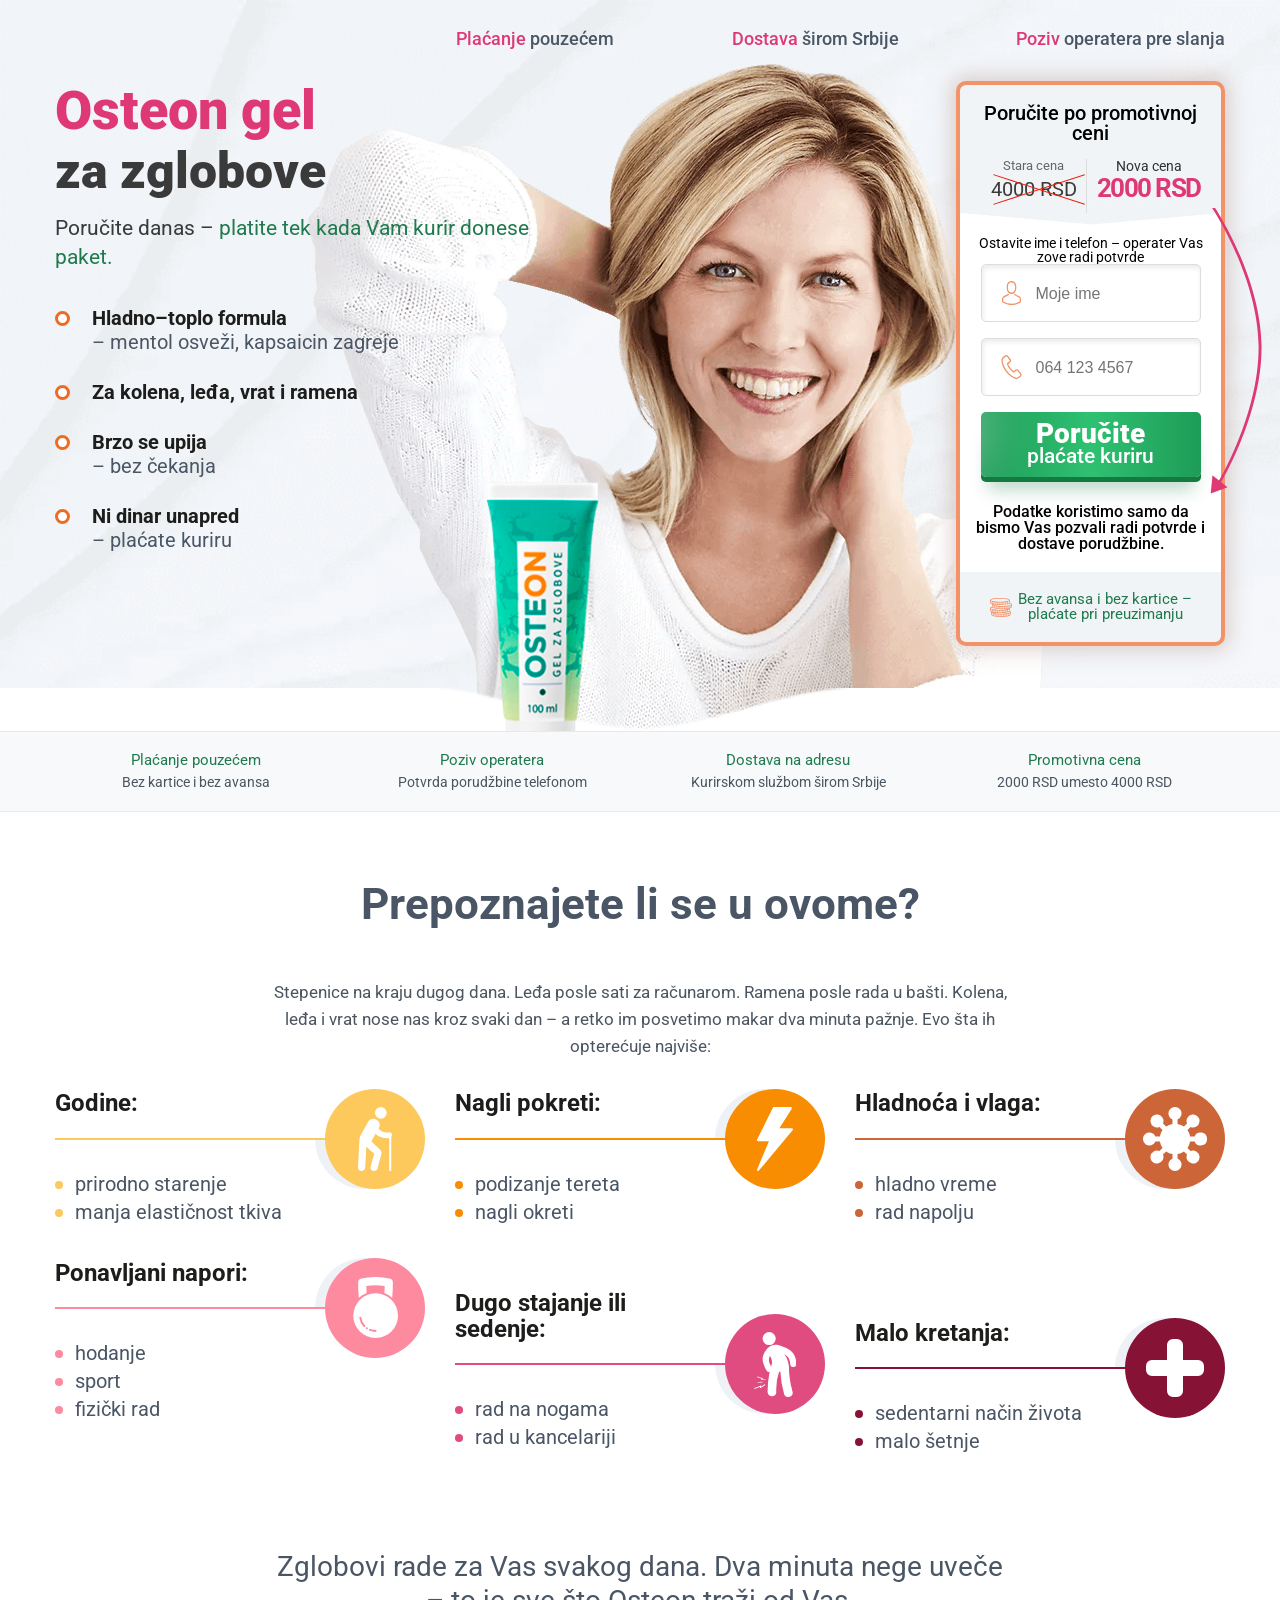
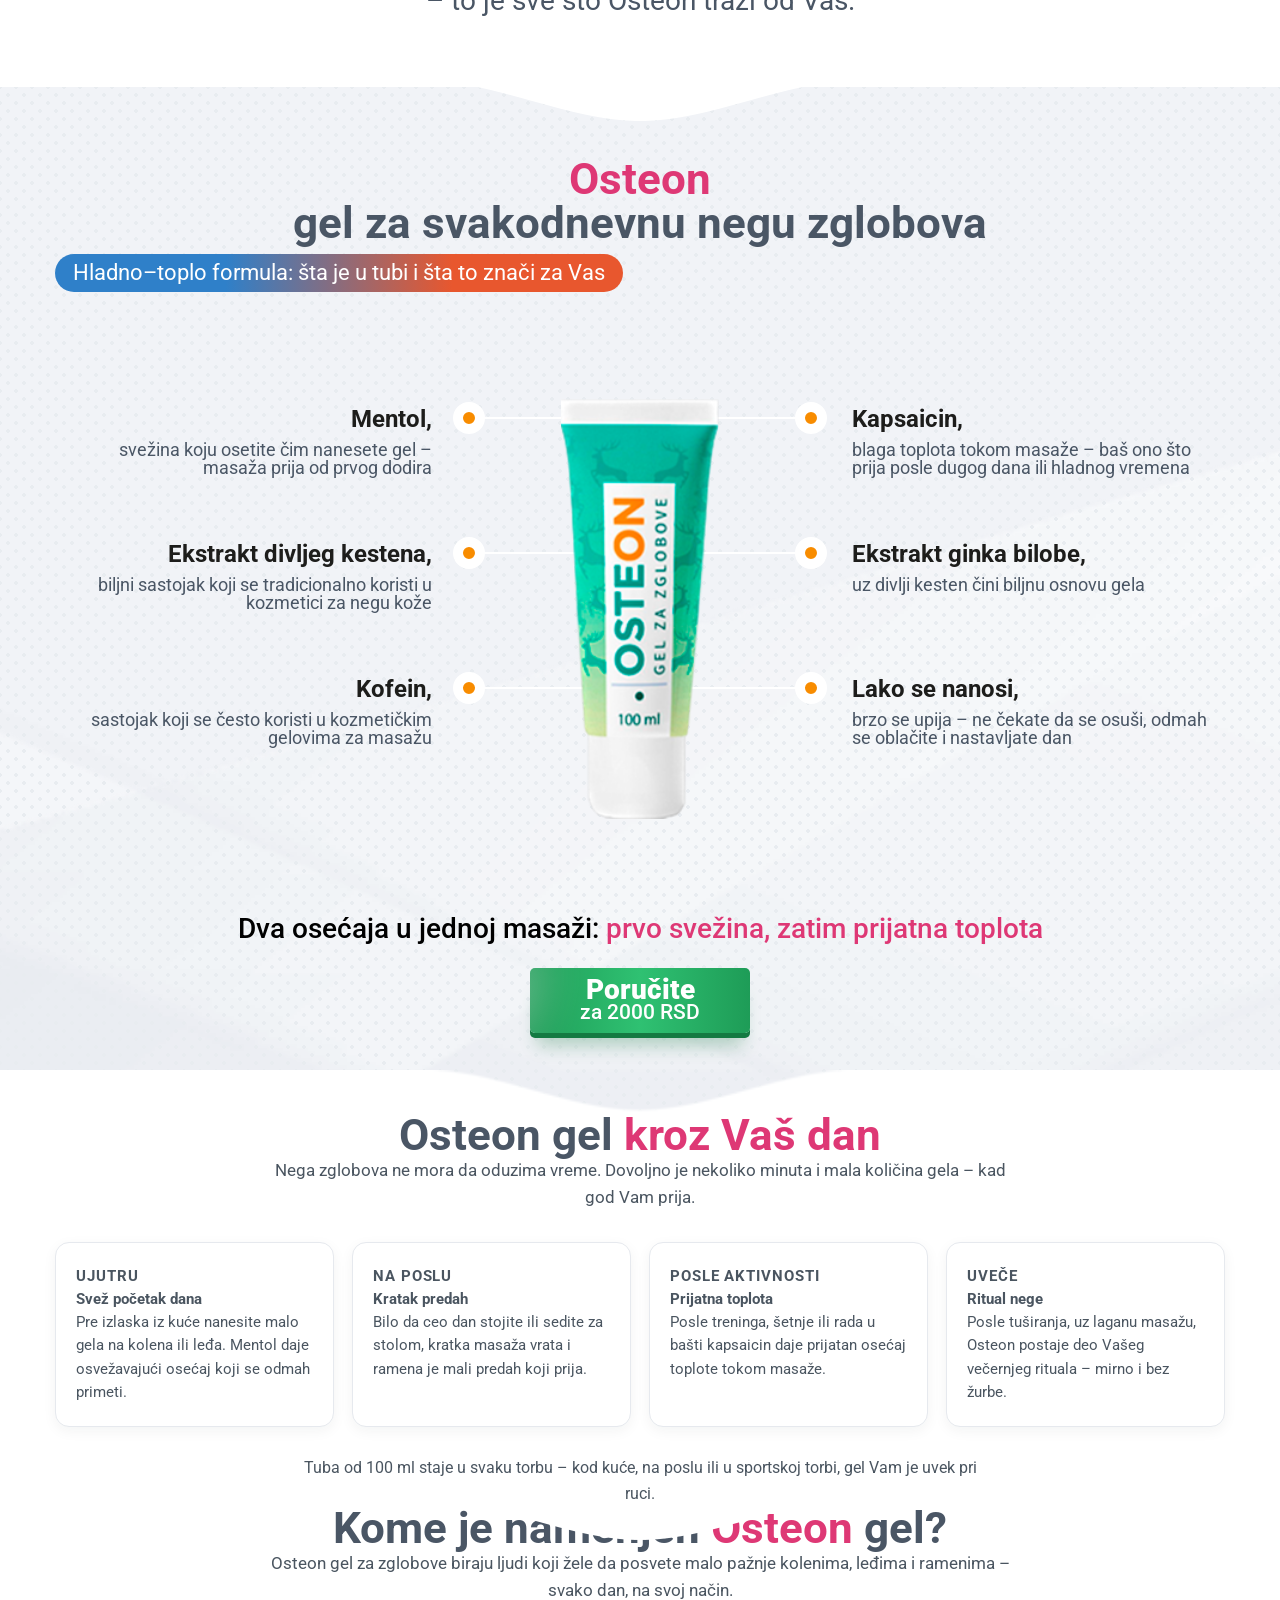
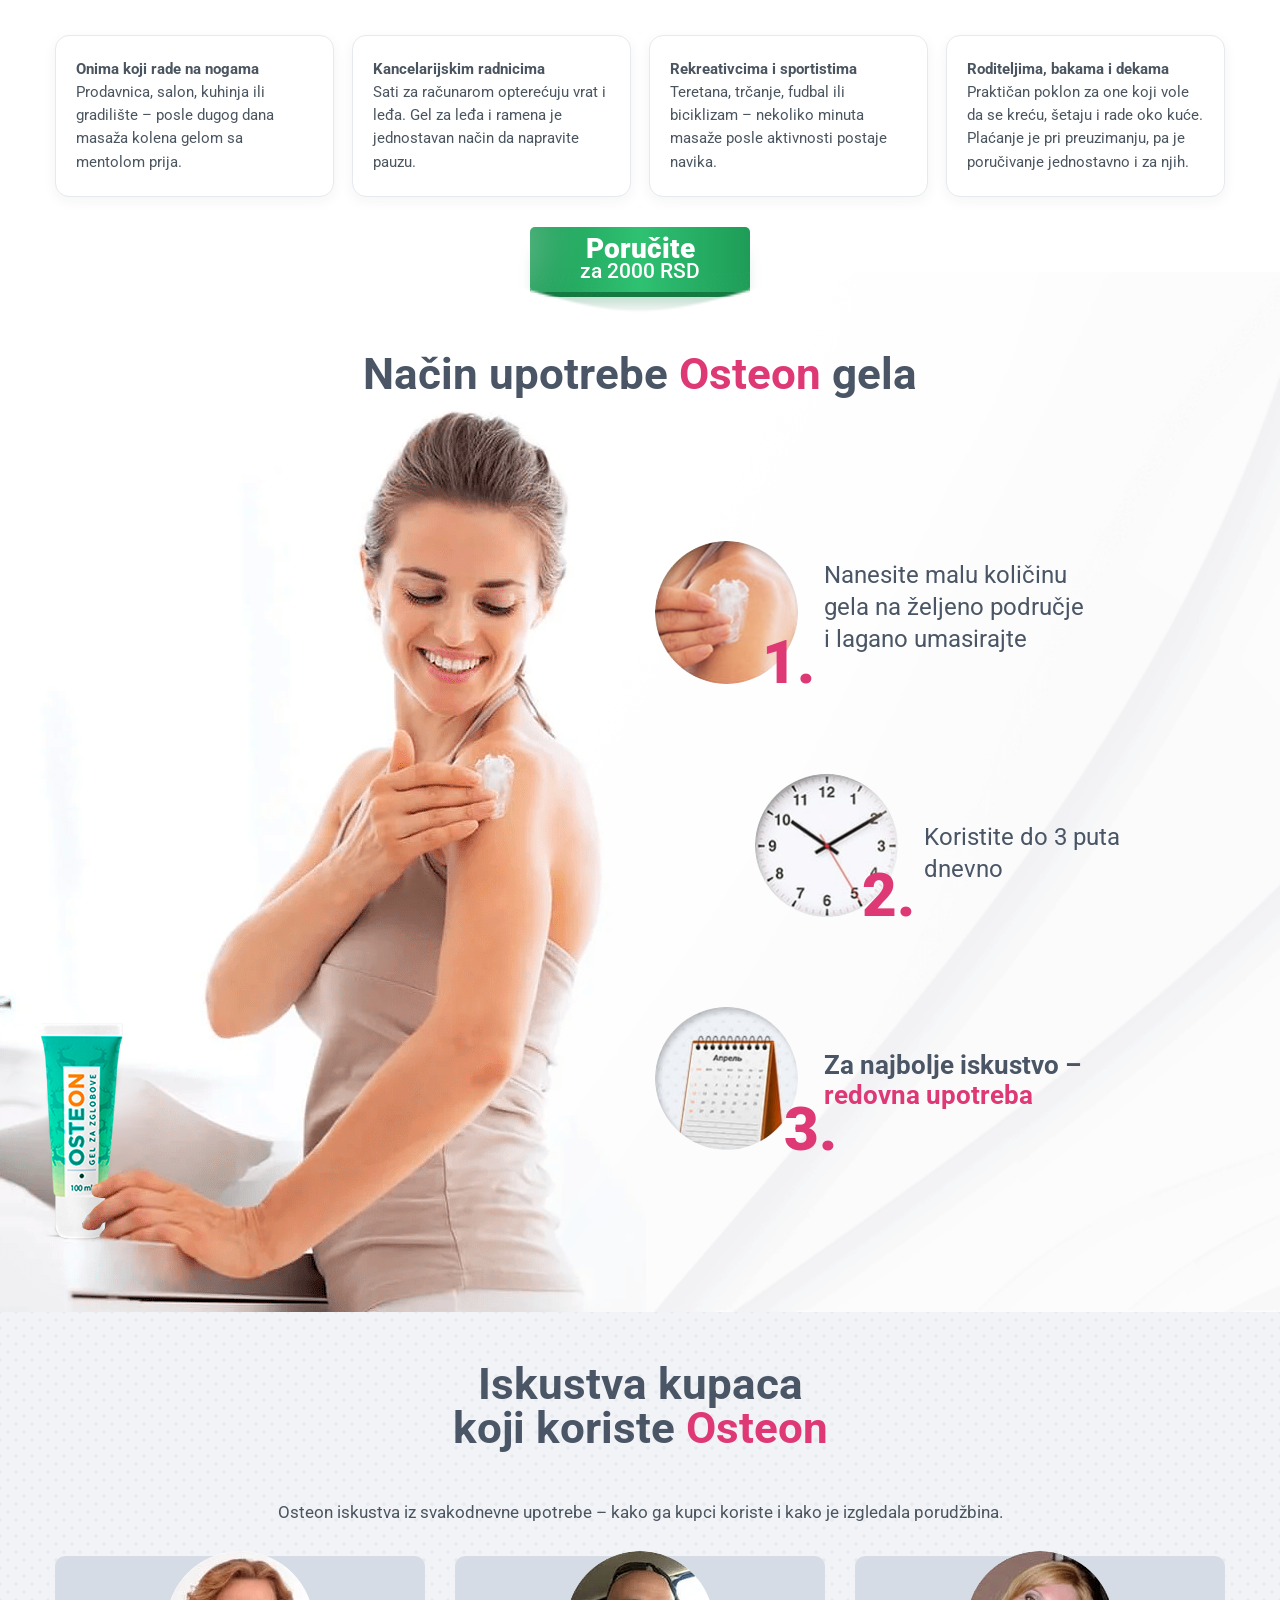
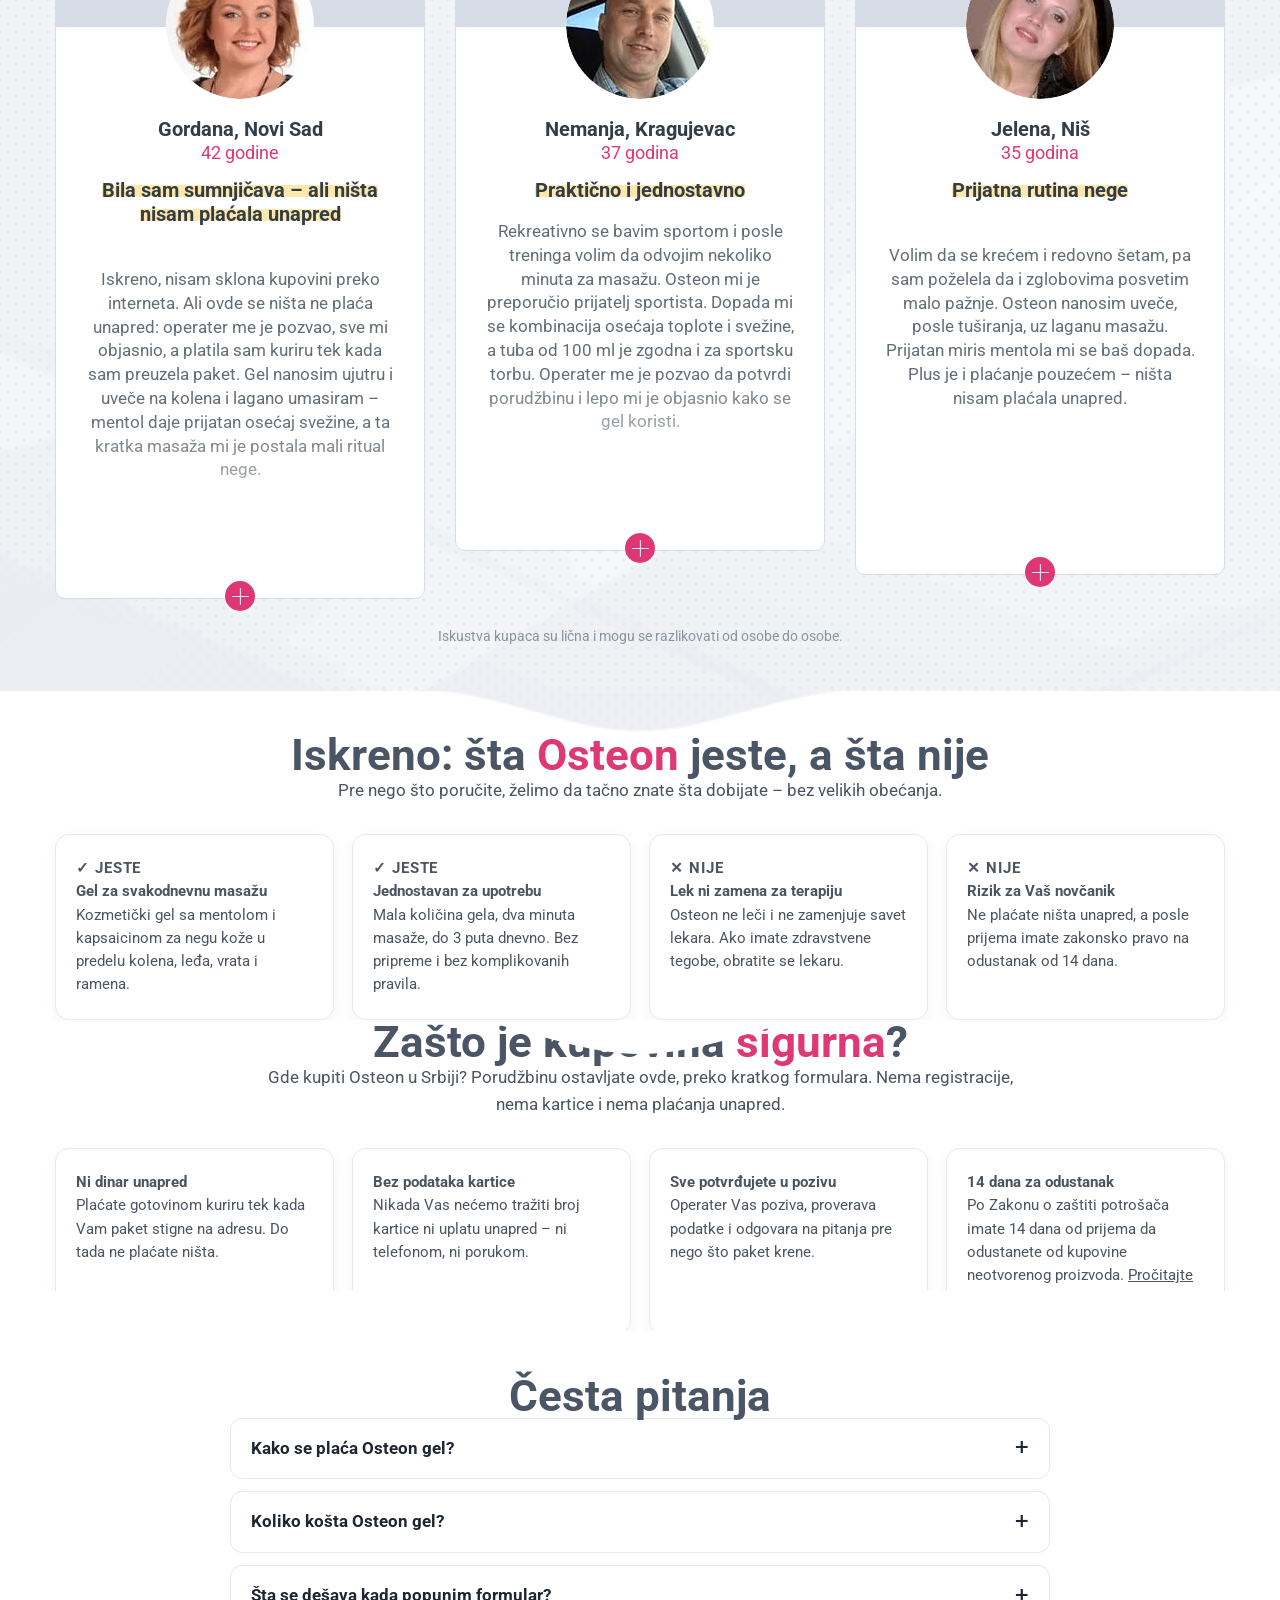
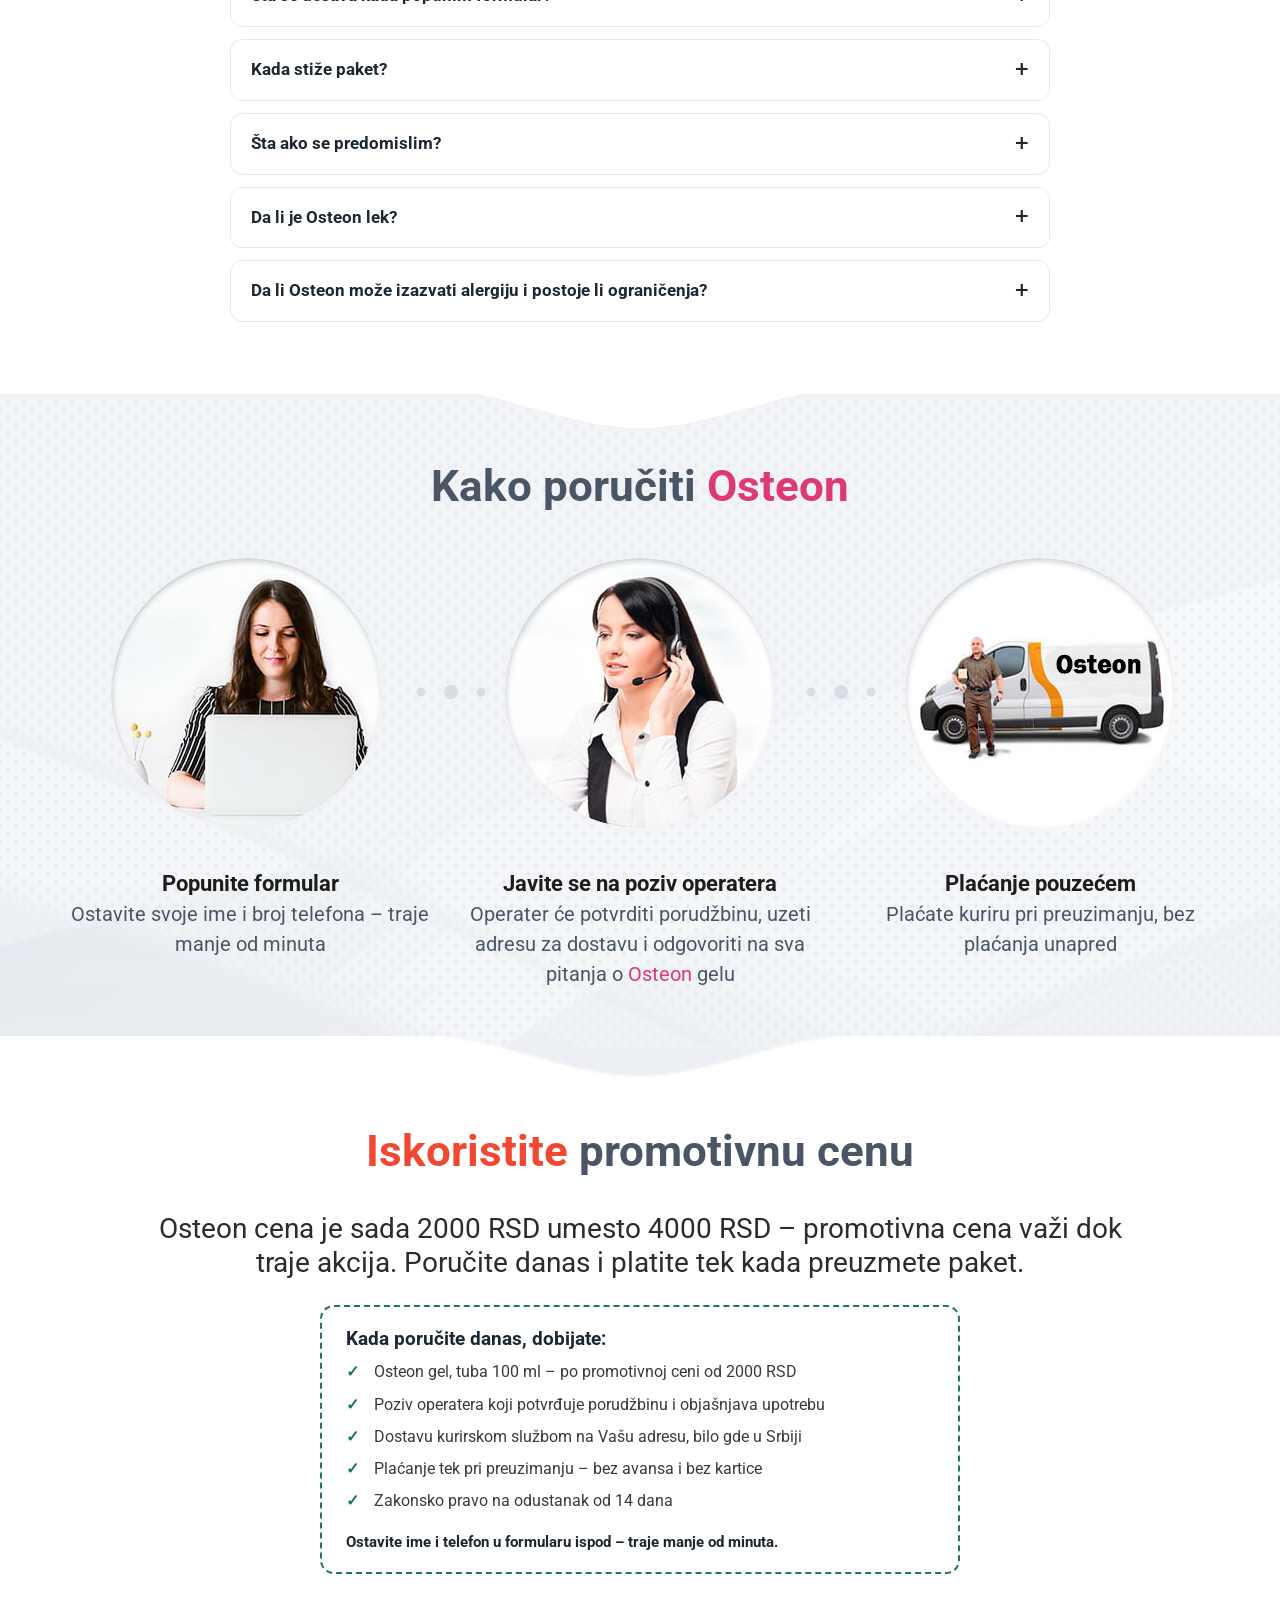
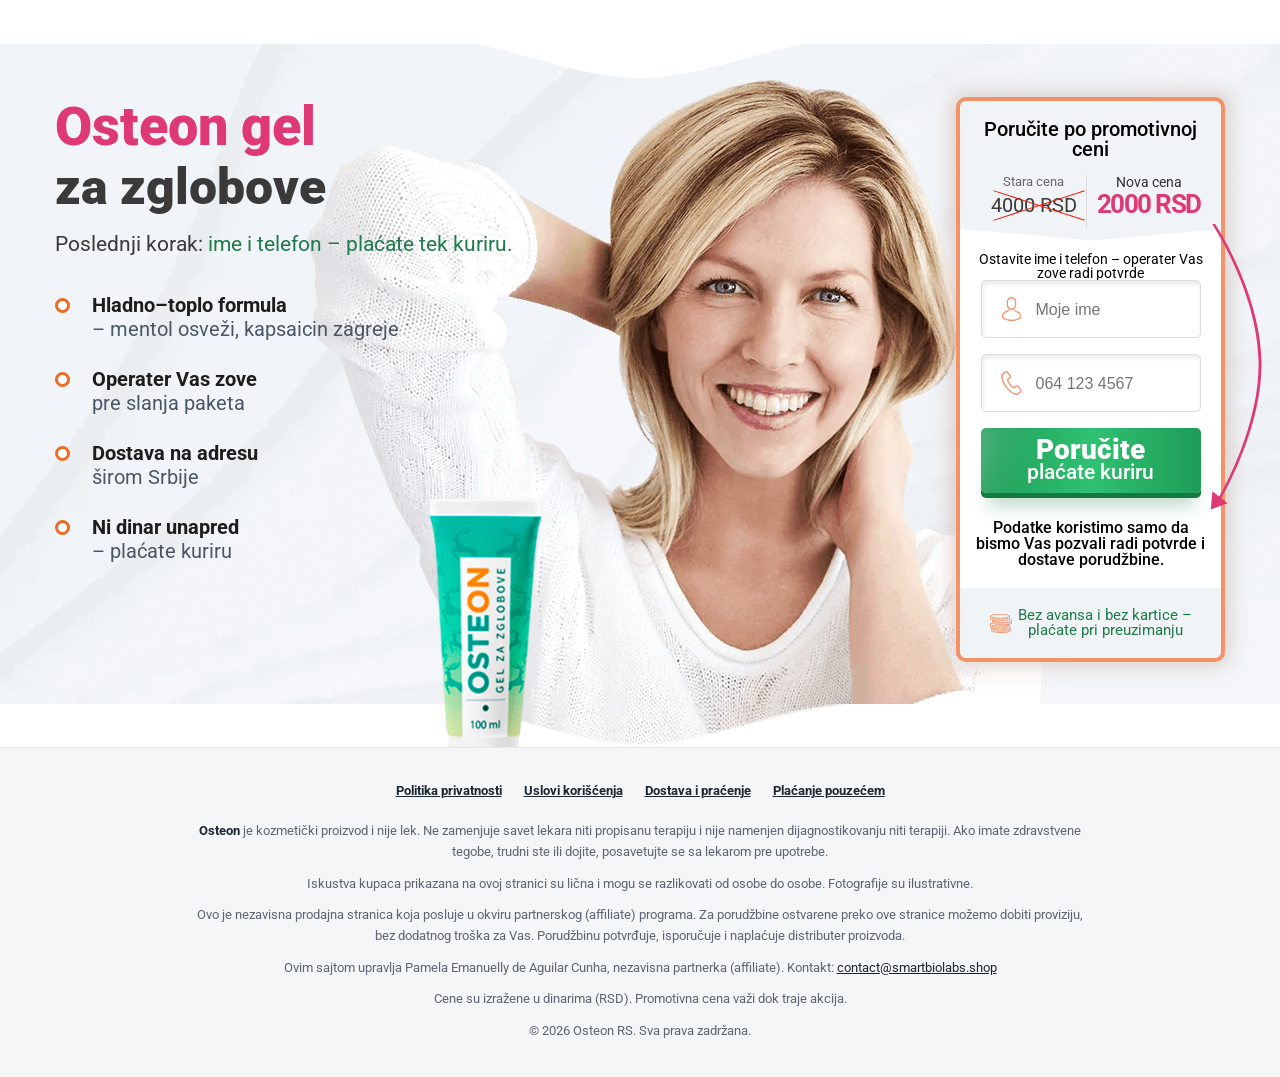
<file: index.html>
<!DOCTYPE html>
<html lang="sr-RS" dir="ltr">

<head>
    <meta charset="UTF-8">
    <meta name="viewport" content="width=device-width,initial-scale=1">
    <meta http-equiv="X-UA-Compatible" content="ie=edge">
    <meta name="google-site-verification" content="OZ9y92gjrVGx7BCZrwjEiJqnUBSMea5Pd7iJuMbMOGk" />

    <!-- SEO BASE -->
    <title>Osteon gel za zglobove – 2000 RSD | Plaćanje pouzećem</title>
    <meta name="description" content="Osteon gel za svakodnevnu negu zglobova sa mentolom i kapsaicinom. Tuba 100 ml za 2000 RSD umesto 4000 RSD. Platite kuriru tek pri preuzimanju.">
    <meta name="keywords" content="osteon, osteon gel, osteon srbija, osteon cena, osteon iskustva, osteon gde kupiti, gel za zglobove, gel za kolena, gel za leđa, gel za ramena, krema za zglobove, gel sa mentolom, gel sa kapsaicinom, nega zglobova, plaćanje pouzećem">
    <meta name="robots" content="index, follow, max-image-preview:large">
    <meta name="author" content="Osteon RS">
    <meta name="theme-color" content="#ffffff">
    <meta name="format-detection" content="telephone=no">
    <link rel="canonical" href="https://osteon-rs.vercel.app/">
    <link rel="alternate" hreflang="sr-RS" href="https://osteon-rs.vercel.app/">

    <!-- OPEN GRAPH -->
    <meta property="og:type" content="product">
    <meta property="og:locale" content="sr_RS">
    <meta property="og:site_name" content="Osteon RS">
    <meta property="og:title" content="Osteon gel za zglobove – 2000 RSD, plaćanje pouzećem">
    <meta property="og:description" content="Gel za svakodnevnu negu zglobova sa mentolom, kapsaicinom i biljnim ekstraktima. Platite kuriru tek pri preuzimanju.">
    <meta property="og:url" content="https://osteon-rs.vercel.app/">
    <meta property="og:image" content="https://osteon-rs.vercel.app/img/product.png">
    <meta property="og:image:alt" content="Osteon gel za zglobove, tuba 100 ml">
    <meta property="product:price:amount" content="2000">
    <meta property="product:price:currency" content="RSD">

    <!-- TWITTER CARD -->
    <meta name="twitter:card" content="summary_large_image">
    <meta name="twitter:title" content="Osteon gel za zglobove – 2000 RSD, plaćanje pouzećem">
    <meta name="twitter:description" content="Gel za svakodnevnu negu zglobova. Tuba 100 ml za 2000 RSD, plaćanje pri preuzimanju.">
    <meta name="twitter:image" content="https://osteon-rs.vercel.app/img/product.png">

    <!-- FAVICON -->
    <link rel="icon" href="favicon.ico" sizes="any">
    <link rel="icon" type="image/png" sizes="32x32" href="favicon-32x32.png">
    <link rel="icon" type="image/png" sizes="16x16" href="favicon-16x16.png">
    <link rel="apple-touch-icon" sizes="180x180" href="apple-touch-icon.png">
    <link rel="icon" type="image/png" sizes="192x192" href="android-chrome-192x192.png">
    <link rel="icon" type="image/png" sizes="512x512" href="android-chrome-512x512.png">
    <link rel="icon" href="img/favicon.png">

    <!-- PERFORMANCE -->
    <link rel="preconnect" href="https://fonts.googleapis.com">
    <link rel="preconnect" href="https://fonts.gstatic.com" crossorigin>
    <link rel="dns-prefetch" href="//fonts.googleapis.com">
    <link rel="dns-prefetch" href="//fonts.gstatic.com">
    <link rel="preload" as="image" href="img/product.png" fetchpriority="high">

    <link href="https://fonts.googleapis.com/css2?family=Roboto:wght@400;700&display=swap" rel="stylesheet">
    <link rel="stylesheet" href="css/style.css">
    <style>.blockRedLine3103 {display: none !important; }</style>
    <style>
        html{scroll-behavior:smooth}
        .ost-trust{position:relative;z-index:5;padding:18px 0;background:#f7f9fb;border-top:1px solid #e6e9ee;border-bottom:1px solid #e6e9ee}
        .ost-trust__list{display:grid;grid-template-columns:repeat(4,1fr);gap:14px;list-style:none;margin:0;padding:0}
        .ost-trust__item{display:flex;flex-direction:column;text-align:center;font-size:14px;line-height:1.4;color:#4a5560}
        .ost-trust__item b{font-size:15px;color:#1d2731;margin-bottom:2px}
        .ost-lead{max-width:760px;margin:0 auto 30px;text-align:center;font-size:17px;line-height:1.6;color:#4a5560}
        .ost-cards{display:grid;grid-template-columns:repeat(auto-fit,minmax(220px,1fr));gap:18px;margin-top:10px}
        .ost-card{background:#fff;border:1px solid #e6e9ee;border-radius:14px;padding:22px 20px;box-shadow:0 4px 14px rgba(20,30,40,.05)}
        .ost-card__tag{font-size:13px;font-weight:700;letter-spacing:.06em;text-transform:uppercase;margin:0 0 6px}
        .ost-card__title{font-size:18px;font-weight:700;margin:0 0 8px;color:#1d2731}
        .ost-card p{font-size:15px;line-height:1.55;margin:0;color:#4a5560}
        .ost-note{text-align:center;font-size:16px;line-height:1.6;margin:28px auto 0;max-width:680px;color:#4a5560}
        .ost-cta{text-align:center;margin-top:30px}
        .ost-cta .btn{display:inline-block;text-decoration:none}
        .ost-faq{max-width:820px;margin:0 auto}
        .ost-faq__item{border:1px solid #e6e9ee;border-radius:12px;background:#fff;margin-bottom:12px;overflow:hidden}
        .ost-faq__q{cursor:pointer;list-style:none;padding:18px 52px 18px 20px;font-size:17px;font-weight:700;line-height:1.4;position:relative;color:#1d2731}
        .ost-faq__q::-webkit-details-marker{display:none}
        .ost-faq__q::after{content:"+";position:absolute;right:20px;top:50%;transform:translateY(-50%);font-size:24px;font-weight:400}
        .ost-faq__item[open] .ost-faq__q::after{content:"–"}
        .ost-faq__a{padding:0 20px 18px;margin:0;font-size:15px;line-height:1.6;color:#4a5560}
        @media (max-width:768px){
            .ost-trust__list{grid-template-columns:repeat(2,1fr)}
            .ost-lead{font-size:16px}
        }
        /* RODAPÉ COMPLIANCE — classes isoladas contra vazamento do tema */
        .ost-ftr{background:#f4f6f8 !important;color:#5d6672 !important;font-family:Roboto,Arial,sans-serif !important;font-size:13px !important;line-height:1.65 !important;text-align:center !important;padding:32px 16px 26px !important;margin:0 !important;border-top:1px solid #e3e7ec !important}
        .ost-ftr *{box-sizing:border-box !important}
        .ost-ftr__wrap{max-width:900px !important;margin:0 auto !important}
        .ost-ftr__nav{display:flex !important;flex-wrap:wrap !important;justify-content:center !important;gap:8px 22px !important;margin:0 0 18px !important;padding:0 !important}
        .ost-ftr__nav a{color:#1d2731 !important;font-weight:700 !important;text-decoration:underline !important;font-size:13px !important}
        .ost-ftr p{margin:0 0 10px !important;padding:0 !important;color:#5d6672 !important;font-size:13px !important;text-align:center !important;background:none !important}
        .ost-ftr strong{color:#1d2731 !important}
        .ost-ftr__copy{margin-top:14px !important;font-size:12px !important;color:#8a949e !important}
        .ost-ftr{position:relative !important;z-index:5 !important}
        /* COPY FUNDO DE FUNIL — 18/10 */
        .ost-hero-sub{margin:-34px 0 30px;font-size:21px;line-height:1.4;color:#3a3a3a}
        .ost-hero-sub b{color:#1f7a4d}
        .form__footer{color:#1f7a4d}
        .ost-trust__item b{color:#1f7a4d}
        .subtitle{display:inline-block}
        #sastav .subtitle{background:linear-gradient(90deg,#2f80c9 0%,#2f80c9 30%,#e8572e 70%,#e8572e 100%);color:#fff;padding:8px 18px;border-radius:30px}
        .ost-yes{color:#1f7a4d}
        .ost-no{color:#8a949e}
        .ost-stack{max-width:640px;margin:26px auto 0;background:#fff;border:2px dashed #1f7a4d;border-radius:14px;padding:22px 24px;text-align:left}
        .ost-stack__title{font-size:19px;font-weight:700;color:#1d2731;margin:0 0 12px}
        .ost-stack__list{list-style:none;margin:0 0 14px;padding:0}
        .ost-stack__list li{position:relative;padding:0 0 9px 28px;font-size:16px;line-height:1.45;color:#3a3a3a}
        .ost-stack__list li::before{content:"✓";position:absolute;left:0;top:0;font-weight:900;color:#1f7a4d}
        .ost-stack__cta{margin:0;font-size:15px;font-weight:700;color:#1d2731}
        .ost-sticky{display:none}
        @media (max-width:768px){
            .ost-hero-sub{margin:6px 0 18px;font-size:17px}
            .ost-sticky{display:flex;align-items:center;justify-content:space-between;gap:10px;position:fixed;left:0;right:0;bottom:0;z-index:999;background:#fff;padding:10px 16px calc(10px + env(safe-area-inset-bottom));box-shadow:0 -4px 16px rgba(20,30,40,.14);transition:transform .25s}
            .ost-sticky.is-hidden{transform:translateY(110%)}
            .ost-sticky__info{font-size:13px;line-height:1.3;color:#4a5560}
            .ost-sticky__info b{display:block;font-size:18px;color:#de3875}
            .ost-sticky__btn{flex:0 0 auto;background:linear-gradient(to right,#1e9c57 0,#2fc172 50%,#1e9c57 100%);color:#fff;font-weight:900;font-size:17px;text-decoration:none;padding:12px 20px;border-radius:6px;box-shadow:0 4px 0 #147a42}
            body{padding-bottom:72px}
            /* Primeira tela no celular: título, tubo menor e formulário antes dos bullets */
            header.header .header__content{flex-direction:column;flex-wrap:nowrap;align-items:center}
            header.header .header__about{display:contents}
            header.header .header__title{order:1;align-self:stretch;margin-bottom:0}
            header.header .ost-hero-sub{order:2;align-self:stretch}
            header.header .header__prod{order:3;margin:0 auto 12px}
            header.header .header__prod img{height:170px;width:auto}
            header.header .form{order:4}
            header.header .header__features{order:5;align-self:stretch;margin-top:24px}
        }
    </style>

    <!-- SCHEMA MARKUP (JSON-LD @graph) -->
    <script type="application/ld+json">
    {
      "@context": "https://schema.org",
      "@graph": [
        {
          "@type": "Organization",
          "@id": "https://osteon-rs.vercel.app/#organization",
          "name": "Osteon RS",
          "url": "https://osteon-rs.vercel.app/",
          "logo": "https://osteon-rs.vercel.app/img/product.png",
          "description": "Nezavisna prodajna stranica za Osteon gel u Srbiji. Porudžbinu potvrđuje i isporučuje distributer proizvoda."
        },
        {
          "@type": "WebSite",
          "@id": "https://osteon-rs.vercel.app/#website",
          "url": "https://osteon-rs.vercel.app/",
          "name": "Osteon RS",
          "inLanguage": "sr-RS",
          "publisher": {
            "@id": "https://osteon-rs.vercel.app/#organization"
          }
        },
        {
          "@type": "BreadcrumbList",
          "@id": "https://osteon-rs.vercel.app/#breadcrumb",
          "itemListElement": [
            {
              "@type": "ListItem",
              "position": 1,
              "name": "Početna",
              "item": "https://osteon-rs.vercel.app/"
            },
            {
              "@type": "ListItem",
              "position": 2,
              "name": "Nega zglobova",
              "item": "https://osteon-rs.vercel.app/#kome-je-namenjen"
            },
            {
              "@type": "ListItem",
              "position": 3,
              "name": "Osteon gel za zglobove",
              "item": "https://osteon-rs.vercel.app/#sastav"
            }
          ]
        },
        {
          "@type": "Product",
          "@id": "https://osteon-rs.vercel.app/#product",
          "name": "Osteon gel za zglobove 100 ml",
          "image": [
            "https://osteon-rs.vercel.app/img/product.png"
          ],
          "description": "Kozmetički gel za svakodnevnu negu kože u predelu zglobova sa mentolom, kapsaicinom, kofeinom i ekstraktima divljeg kestena i ginka bilobe. Tuba 100 ml.",
          "brand": {
            "@type": "Brand",
            "name": "Osteon"
          },
          "category": "Kozmetika / Nega tela",
          "offers": {
            "@type": "Offer",
            "url": "https://osteon-rs.vercel.app/",
            "price": "2000",
            "priceCurrency": "RSD",
            "availability": "https://schema.org/InStock",
            "itemCondition": "https://schema.org/NewCondition",
            "acceptedPaymentMethod": "http://purl.org/goodrelations/v1#COD",
            "seller": {
              "@id": "https://osteon-rs.vercel.app/#organization"
            },
            "shippingDetails": {
              "@type": "OfferShippingDetails",
              "shippingDestination": {
                "@type": "DefinedRegion",
                "addressCountry": "RS"
              }
            }
          },
          "review": [
            {
              "@type": "Review",
              "name": "Bila sam sumnjičava – ali ništa nisam plaćala unapred",
              "author": {
                "@type": "Person",
                "name": "Gordana"
              },
              "reviewBody": "Iskreno, nisam sklona kupovini preko interneta. Ali ovde se ništa ne plaća unapred: operater me je pozvao, sve mi objasnio, a platila sam kuriru tek kada sam preuzela paket. Gel nanosim ujutru i uveče na kolena i lagano umasiram – mentol daje prijatan osećaj svežine, a ta kratka masaža mi je postala mali ritual nege."
            },
            {
              "@type": "Review",
              "name": "Praktično i jednostavno",
              "author": {
                "@type": "Person",
                "name": "Nemanja"
              },
              "reviewBody": "Rekreativno se bavim sportom i posle treninga volim da odvojim nekoliko minuta za masažu. Osteon mi je preporučio prijatelj sportista. Dopada mi se kombinacija osećaja toplote i svežine, a tuba od 100 ml je zgodna i za sportsku torbu. Operater me je pozvao da potvrdi porudžbinu i lepo mi je objasnio kako se gel koristi."
            },
            {
              "@type": "Review",
              "name": "Prijatna rutina nege",
              "author": {
                "@type": "Person",
                "name": "Jelena"
              },
              "reviewBody": "Volim da se krećem i redovno šetam, pa sam poželela da i zglobovima posvetim malo pažnje. Osteon nanosim uveče, posle tuširanja, uz laganu masažu. Prijatan miris mentola mi se baš dopada. Plus je i plaćanje pouzećem – ništa nisam plaćala unapred."
            }
          ]
        },
        {
          "@type": "FAQPage",
          "@id": "https://osteon-rs.vercel.app/#faq",
          "inLanguage": "sr-RS",
          "mainEntity": [
            {
              "@type": "Question",
              "name": "Kako se plaća Osteon gel?",
              "acceptedAnswer": {
                "@type": "Answer",
                "text": "Osteon gel plaćate pouzećem – gotovinom kuriru u trenutku preuzimanja paketa. Ništa ne plaćate unapred i ne unosite podatke platne kartice."
              }
            },
            {
              "@type": "Question",
              "name": "Koliko košta Osteon gel?",
              "acceptedAnswer": {
                "@type": "Answer",
                "text": "Promotivna cena tube Osteon gela od 100 ml je 2000 RSD, umesto 4000 RSD. Operater u pozivu potvrđuje ukupan iznos za plaćanje pre slanja paketa."
              }
            },
            {
              "@type": "Question",
              "name": "Šta se dešava kada popunim formular?",
              "acceptedAnswer": {
                "@type": "Answer",
                "text": "Operater Vas poziva na ostavljeni broj telefona, potvrđuje porudžbinu i adresu za dostavu, a zatim paket šalje kurirska služba. Ako ste pogrešili u podacima, pošaljite formular ponovo – operater će sve proveriti u pozivu."
              }
            },
            {
              "@type": "Question",
              "name": "Kada stiže paket?",
              "acceptedAnswer": {
                "@type": "Answer",
                "text": "Posle potvrde u pozivu paket šalje kurirska služba na adresu koju ste naveli, bilo gde u Srbiji. Tačan rok dostave operater Vam kaže u pozivu, a kurir Vas po pravilu zove na dan dostave."
              }
            },
            {
              "@type": "Question",
              "name": "Šta ako se predomislim?",
              "acceptedAnswer": {
                "@type": "Answer",
                "text": "Dok operater ne potvrdi porudžbinu, nemate nikakvu obavezu. Posle prijema imate zakonsko pravo na odustanak od 14 dana za neotvoren proizvod, u skladu sa Zakonom o zaštiti potrošača."
              }
            },
            {
              "@type": "Question",
              "name": "Da li je Osteon lek?",
              "acceptedAnswer": {
                "@type": "Answer",
                "text": "Ne. Osteon je kozmetički gel za svakodnevnu negu kože u predelu zglobova i nije lek. Ne zamenjuje savet lekara niti propisanu terapiju. Ako imate tegobe ili niste sigurni u dijagnozu, obratite se lekaru."
              }
            },
            {
              "@type": "Question",
              "name": "Da li Osteon može izazvati alergiju i postoje li ograničenja?",
              "acceptedAnswer": {
                "@type": "Answer",
                "text": "Kao i kod svakog kozmetičkog proizvoda, moguća je individualna osetljivost na neki od sastojaka. Pre prve upotrebe nanesite malo gela na manji deo kože. Ne nanosite ga na oštećenu kožu, rane ili sluzokožu."
              }
            }
          ]
        }
      ]
    }
    </script>
<script src="js/phone.js" defer></script>
<script src="js/tracking.js" defer></script>
<script type="text/javascript" src="script_land.js" defer></script>
<script type="text/javascript">
    (function(c,l,a,r,i,t,y){
        c[a]=c[a]||function(){(c[a].q=c[a].q||[]).push(arguments)};
        t=l.createElement(r);t.async=1;t.src="https://www.clarity.ms/tag/"+i;
        y=l.getElementsByTagName(r)[0];y.parentNode.insertBefore(t,y);
    })(window, document, "clarity", "script", "yt2fozh2yq");
</script>

<script defer
  data-tag="CDdQ9yA0Dp53d6VXNmPjqk" 
  src="https://cdn.cckdl.com/js/base.min.js">
</script>

    <!-- Google tag (gtag.js) -->
<script async src="https://www.googletagmanager.com/gtag/js?id=AW-11543512860"></script>
<script>
  window.dataLayer = window.dataLayer || [];
  function gtag(){dataLayer.push(arguments);}
  gtag('js', new Date());

  gtag('config', 'AW-11543512860');
</script> 

</head>

<body class="body-banner ev-date">
    <header class="header">
        <div class="container">
            <div class="header__top">
                <div class="header__logo"></div>
                <nav class="nav">
                    <ul class="nav__list">
                        <li class="nav__item"><span class="nav__link"><span class="main-color">Plaćanje</span> pouzećem</span>
                        </li>
                        <li class="nav__item"><span class="nav__link"><span class="main-color">Dostava</span> širom Srbije</span>
                        </li>
                        <li class="nav__item"><span class="nav__link"><span class="main-color">Poziv</span> operatera pre slanja</span>
                        </li>
                    </ul>
                </nav>
            </div>
            <div class="header__content">
                <div class="header__about">
                    <h1 class="header__title"><span class="main-color">Osteon gel</span> za zglobove</h1>
                    <p class="ost-hero-sub">Poručite danas – <b>platite tek kada Vam kurir donese paket.</b></p>
                    <ul class="header__features">
                        <li class="header__features-item"><b>Hladno–toplo formula</b> – mentol osveži, kapsaicin zagreje</li>
                        <li class="header__features-item"><b>Za kolena, leđa, vrat i ramena</b></li>
                        <li class="header__features-item"><b>Brzo se upija</b> – bez čekanja</li>
                        <li class="header__features-item"><b>Ni dinar unapred</b> – plaćate kuriru</li>
                    </ul>
                </div>
                <div class="header__prod">
                    <img src="img/product.png" alt="Osteon gel za zglobove 100 ml" fetchpriority="high">
                </div>
                <div class="form">
                    <div class="form__head">
                        <h3 class="form__title">Poručite <span class="nowrap">po promotivnoj</span> ceni
                        </h3>
                        <div class="price">
                            <div class="price__old">
                                <p class="price__caption">Stara cena</p>
                                <div class="price__value"><span class="price__num x_price_previous al-cost-promo">4000 RSD</span></div>
                            </div>
                            <div class="price__new">
                                <p class="price__caption">Nova cena</p>
                                <div class="price__value"><span class="price__num x_price_current al-cost">2000 RSD</span>
                                </div>
                            </div>
                        </div>
                    </div>
                    <div class="form__body">
                        <form action="/land/order" method="POST" class="x_order_form al-form">
                            <select name="country" class="al-country" style="display: none;"></select>
                            <p class="form__text">Ostavite ime i telefon – operater Vas zove radi potvrde
                            </p>
                            <label class="form__label form__label--name"><input type="text" name="name" placeholder="Moje ime" required="" autocomplete="name"></label>
                            <label class="form__label form__label--tel"><input type="tel" name="phone" placeholder="Moj telefon" required="" autocomplete="tel"></label>
                            <button class="btn">Poručite <span class="btn__small">plaćate kuriru</span></button>
                            <p class="form__lastpack">Podatke koristimo samo da bismo Vas pozvali radi potvrde i dostave porudžbine.</p>
                        </form>
                    </div>
                    <p class="form__footer">Bez avansa i bez kartice – plaćate pri preuzimanju</p>
                </div>
            </div>
            <div class="header__woman"><img src="img/girl-header.png" alt=""></div>
        </div>
    </header>

    <!-- TRUST BAR COD -->
    <section class="ost-trust" aria-label="Sigurna kupovina">
        <div class="container">
            <ul class="ost-trust__list">
                <li class="ost-trust__item"><b>Plaćanje pouzećem</b>Bez kartice i bez avansa</li>
                <li class="ost-trust__item"><b>Poziv operatera</b>Potvrda porudžbine telefonom</li>
                <li class="ost-trust__item"><b>Dostava na adresu</b>Kurirskom službom širom Srbije</li>
                <li class="ost-trust__item"><b>Promotivna cena</b>2000 RSD umesto 4000 RSD</li>
            </ul>
        </div>
    </section>

    <section class="factors block">
        <div class="container">
            <h2 class="title title-factors">Prepoznajete li se u ovome?</h2>
            <p class="ost-lead">Stepenice na kraju dugog dana. Leđa posle sati za računarom. Ramena posle rada u bašti. Kolena, leđa i vrat nose nas kroz svaki dan – a retko im posvetimo makar dva minuta pažnje. Evo šta ih opterećuje najviše:</p>
            <div class="factors__wrap">
                <div class="factors__item factors__item-age">
                    <p class="factors__name">Godine:</p>
                    <div class="factors__line">
                        <div class="factors__circle">
                            <svg width="34" height="64" viewBox="0 0 34 64">
                                <path class="factors-path" d="M1022.78,1110a5.835,5.835,0,1,0,5.89,5.84A5.855,5.855,0,0,0,1022.78,1110Zm-21.3,31.68a12.84,12.84,0,0,1,1.18-3.18q3.6-6.93,7.55-13.68c4.01-6.8,14.67-.62,10.64,6.2-0.12.19-.23,0.4-0.35,0.6,2.45,3.09,6.13,4.24,10.72,3.77,2.81-.3,3.48,2.91,2.06,4.68V1174h-2.06v-32.84c-5.57.58-10.26-1.01-13.7-4.32q-2.1,3.78-4.09,7.62l8.71,8.26a4.34,4.34,0,0,1,1.22,4.23c-1.07,4.09-3.14,12.06-3.71,14.27-1.14,4.47-8.28,3.2-7.13-1.3,1.07-4.2,2.6-9.04,3.67-13.24,0.02-.05.03-0.1,0.05-0.14-0.05.14-7.92-6.85-7.92-6.85-0.37,7-.73,14.43-1.09,20.92-0.26,4.62-7.506,4.26-7.244-.38C1000.48,1161.31,1000.98,1150.59,1001.48,1141.68Z" transform="translate(-1000 -1110)"></path>
                            </svg>
                        </div>
                    </div>
                    <ul class="factors__list">
                        <li class="factors__point">prirodno starenje</li>
                        <li class="factors__point">manja elastičnost tkiva</li>
                    </ul>
                </div>
                <div class="factors__item factors__item-process">
                    <p class="factors__name">Nagli pokreti:</p>
                    <div class="factors__line">
                        <div class="factors__circle">
                            <svg width="36" height="64" viewBox="0 0 36 64">
                                <path class="factors-path" d="M1435.9,1134.95a1.064,1.064,0,0,0-.96-0.62h-12.55l12.38-19.69a1.09,1.09,0,0,0,.04-1.09,1.06,1.06,0,0,0-.93-0.55h-16.94a1.067,1.067,0,0,0-.95.59l-15.88,32a1.065,1.065,0,0,0,.95,1.54h10.88l-11.86,28.39a1.076,1.076,0,0,0,.42,1.32,1.056,1.056,0,0,0,1.37-.22l33.88-40.53A1.1,1.1,0,0,0,1435.9,1134.95Z" transform="translate(-1400 -1113)"></path>
                            </svg>
                        </div>
                    </div>
                    <ul class="factors__list">
                        <li class="factors__point">podizanje tereta</li>
                        <li class="factors__point">nagli okreti</li>
                    </ul>
                </div>
                <div class="factors__item factors__item-infection">
                    <p class="factors__name">Hladnoća i vlaga:</p>
                    <div class="factors__line">
                        <div class="factors__circle">
                            <svg width="64" height="64" viewBox="0 0 64 64">
                                <path class="factors-path" d="M1848.01,1145a6.5,6.5,0,0,1-12.48,2.53h-4.41a15.336,15.336,0,0,1-2.64,6.37l3.12,3.12a6.491,6.491,0,1,1-3.58,3.58l-3.12-3.12a15.19,15.19,0,0,1-6.37,2.63v4.42a6.5,6.5,0,1,1-5.07,0v-4.42a15.2,15.2,0,0,1-6.36-2.63l-3.12,3.12a6.505,6.505,0,1,1-3.58-3.58l3.11-3.13a15.225,15.225,0,0,1-2.63-6.36h-4.41a6.5,6.5,0,1,1,0-5.07h4.41a15.279,15.279,0,0,1,2.63-6.36l-3.11-3.12a6.5,6.5,0,1,1,3.58-3.58l3.12,3.11a15.334,15.334,0,0,1,6.36-2.63v-4.41a6.505,6.505,0,1,1,5.07,0v4.41a15.225,15.225,0,0,1,6.36,2.63l3.13-3.12a6.486,6.486,0,1,1,3.58,3.59l-3.12,3.12a15.2,15.2,0,0,1,2.63,6.36h4.41A6.5,6.5,0,0,1,1848.01,1145Z" transform="translate(-1784 -1113)"></path>
                            </svg>
                        </div>
                    </div>
                    <ul class="factors__list">
                        <li class="factors__point">hladno vreme</li>
                        <li class="factors__point">rad napolju</li>
                    </ul>
                </div>
                <div class="factors__item factors__item-loads">
                    <p class="factors__name">Ponavljani napori:</p>
                    <div class="factors__line">
                        <div class="factors__circle">
                            <svg width="45" height="61" viewBox="0 0 45 61">
                                <path class="factors-path" d="M1016.5,1390.27a22.365,22.365,0,1,0,22.5,22.37A22.455,22.455,0,0,0,1016.5,1390.27Zm-10.56,33.46a1.028,1.028,0,0,1-1.44-.05,16.141,16.141,0,0,1-4.22-8.88,1.024,1.024,0,0,1,2.03-.27,14.115,14.115,0,0,0,3.69,7.77A1,1,0,0,1,1005.94,1423.73Zm1.96,2.6a1.015,1.015,0,1,1,1.02-1.01A1.009,1.009,0,0,1,1007.9,1426.33Zm8.6,2.57a16.381,16.381,0,0,1-5.88-1.08,1.02,1.02,0,1,1,.74-1.9,14.281,14.281,0,0,0,5.14.95A1.015,1.015,0,1,1,1016.5,1428.9Zm-16.682-34.14a24.689,24.689,0,0,1,7.812-4.87c-0.16-2.42-.27-4.71-0.32-6.91a54.746,54.746,0,0,1,9.19-.85,53.2,53.2,0,0,1,9.18.86c-0.05,2.28-.15,4.57-0.31,6.9a24.619,24.619,0,0,1,7.82,4.88c0.46-5.05.7-10.06,0.7-14.89a4.252,4.252,0,0,0-3.53-4.32,62.312,62.312,0,0,0-27.68-.01,4.259,4.259,0,0,0-3.561,4.26C999.119,1384.69,999.363,1389.71,999.818,1394.76Z" transform="translate(-994 -1374)"></path>
                            </svg>
                        </div>
                    </div>
                    <ul class="factors__list">
                        <li class="factors__point">hodanje</li>
                        <li class="factors__point">sport</li>
                        <li class="factors__point">fizički rad</li>
                    </ul>
                </div>
                <div class="factors__item factors__item-injuries">
                    <p class="factors__name">Dugo stajanje ili sedenje:</p>
                    <div class="factors__line">
                        <div class="factors__circle">
                            <svg width="42.531" height="65" viewBox="0 0 42.531 65">
                                <path class="factors-path" d="M15.619-.008a6.547,6.547,0,1,1-6.5,6.547A6.523,6.523,0,0,1,15.619-.008ZM42.968,31.036c-0.611-3.994-1.287-7.356-4.013-10.467-3.59-4.1-9.477-6.057-14.542-7.461l-0.024-.031c-3.616-.946-8.349,1.429-8.449,1.544a4.714,4.714,0,0,0-1.981,1.685,3.378,3.378,0,0,0-.609.593c-6.261,7.861-4.853,12.972-.5,21.438a2.709,2.709,0,0,0,3.213,1.5,108.756,108.756,0,0,0-2.033,20.215c0.251,5.64,8.975,5.666,8.723,0a54.492,54.492,0,0,1,2.864-20.486,7.261,7.261,0,0,0,1.274.439,93.405,93.405,0,0,0,3.68,21.882c1.623,5.407,10.043,3.1,8.41-2.337a87.819,87.819,0,0,1-3.544-24.924,24.053,24.053,0,0,0-.495-2.957,33.554,33.554,0,0,0-1.879-5.924l-2.375-3.47a17.308,17.308,0,0,1,3.173,2.206c2.387,2.128,2.528,5.271,2.985,8.252,0.623,4.059,6.735,2.327,6.116-1.7h0Zm-26.64-7.12c0.277,0.328.533,0.667,0.793,1a13.668,13.668,0,0,1,1.48,5.762s-0.435,1.5-1.036,3.843C15.561,30.16,14.39,28.264,16.327,23.916ZM11.4,52.3a0.375,0.375,0,0,0-.423.063,16.8,16.8,0,0,1-3.452,2.36c0.081-.23.162-0.457,0.249-0.667a0.479,0.479,0,0,0-.077-0.5,0.375,0.375,0,0,0-.448-0.1A35.679,35.679,0,0,1,.768,55.918a0.451,0.451,0,0,0-.309.533,0.4,0.4,0,0,0,.483.336A33.734,33.734,0,0,0,6.663,54.7c-0.084.238-.168,0.473-0.258,0.693a0.473,0.473,0,0,0,.076.492,0.372,0.372,0,0,0,.442.1,18.1,18.1,0,0,0,4.557-2.935,0.481,0.481,0,0,0,.062-0.628A0.4,0.4,0,0,0,11.4,52.3Zm0.616-4.969a0.254,0.254,0,0,0-.268-0.161,12.409,12.409,0,0,1-3.157-.18c0.165-.1.33-0.2,0.488-0.29a0.418,0.418,0,0,0,.217-0.34,0.255,0.255,0,0,0-.2-0.268A24.7,24.7,0,0,1,4.207,44.55a0.371,0.371,0,0,0-.452.18,0.293,0.293,0,0,0,.092.431,23.33,23.33,0,0,0,4.275,1.413c-0.171.106-.341,0.209-0.507,0.3a0.414,0.414,0,0,0-.216.337,0.253,0.253,0,0,0,.193.269,13.283,13.283,0,0,0,4.073.348,0.419,0.419,0,0,0,.364-0.354A0.3,0.3,0,0,0,12.012,47.332ZM9.6,49.82a0.223,0.223,0,0,0-.059-0.072,0.2,0.2,0,0,0-.207-0.025,7.8,7.8,0,0,1-1.855.618c0.059-.09.118-0.18,0.177-0.262a0.207,0.207,0,0,0-.2-0.323,17.759,17.759,0,0,1-3.306.293,0.189,0.189,0,0,0-.194.2,0.208,0.208,0,0,0,.2.206,16.992,16.992,0,0,0,2.914-.222c-0.062.093-.122,0.186-0.185,0.271a0.209,0.209,0,0,0,.2.324,8.518,8.518,0,0,0,2.433-.736A0.2,0.2,0,0,0,9.6,49.82Z" transform="translate(-0.469)"></path>
                            </svg>
                        </div>
                    </div>
                    <ul class="factors__list">
                        <li class="factors__point">rad na nogama</li>
                        <li class="factors__point">rad u kancelariji</li>
                    </ul>
                </div>
                <div class="factors__item factors__item-podagra">
                    <p class="factors__name">Malo kretanja:</p>
                    <div class="factors__line">
                        <div class="factors__circle">
                            <svg width="58" height="58" viewBox="0 0 58 58">
                                <path class="factors-path factors-path-podagra" d="M27,0h4a6,6,0,0,1,6,6V52a6,6,0,0,1-6,6H27a6,6,0,0,1-6-6V6A6,6,0,0,1,27,0ZM6,21H52a6,6,0,0,1,6,6v4a6,6,0,0,1-6,6H6a6,6,0,0,1-6-6V27A6,6,0,0,1,6,21Z">
                                </path>
                            </svg>
                        </div>
                    </div>
                    <ul class="factors__list">
                        <li class="factors__point">sedentarni način života</li>
                        <li class="factors__point">malo šetnje</li>
                    </ul>
                </div>
            </div>
            <p class="factors__conclusion">Zglobovi rade za Vas svakog dana. Dva minuta nege uveče – to je sve što Osteon traži od Vas.</p>
        </div>
    </section>

    <section class="solution block wave" id="sastav">
        <div class="container">
            <h2 class="title title-solution"><span class="main-color">Osteon</span><br>gel za svakodnevnu negu zglobova</h2>
            <p class="subtitle">Hladno–toplo formula: šta je u tubi i šta to znači za Vas</p>
            <div class="solution__items">
                <div class="solution__row">
                    <div class="item">
                        <p class="item__descr title-color"><span class="text-bold">Mentol,</span><br>svežina koju osetite čim nanesete gel – masaža prija od prvog dodira</p>
                    </div>
                    <div class="item">
                        <p class="item__descr title-color"><span class="text-bold">Kapsaicin,</span><br>blaga toplota tokom masaže – baš ono što prija posle dugog dana ili hladnog vremena</p>
                    </div>
                </div>
                <div class="solution__row">
                    <div class="item">
                        <p class="item__descr title-color"><span class="text-bold">Ekstrakt divljeg kestena,</span><br>biljni sastojak koji se tradicionalno koristi u kozmetici za negu kože</p>
                    </div>
                    <div class="item">
                        <p class="item__descr title-color"><span class="text-bold">Ekstrakt ginka bilobe,</span><br>uz divlji kesten čini biljnu osnovu gela</p>
                    </div>
                </div>
                <div class="solution__row">
                    <div class="item">
                        <p class="item__descr title-color"><span class="text-bold">Kofein,</span><br>sastojak koji se često koristi u kozmetičkim gelovima za masažu</p>
                    </div>
                    <div class="item">
                        <p class="item__descr title-color"><span class="text-bold">Lako se nanosi,</span><br>brzo se upija – ne čekate da se osuši, odmah se oblačite i nastavljate dan</p>
                    </div>
                </div>
            </div>
            <h3 class="solution__foot-title title-color">Dva osećaja u jednoj masaži: <span class="main-color">prvo svežina, zatim prijatna toplota</span></h3>
            <div class="center">
                <button class="btn btn-solution ever-popup-btn">Poručite<br><span class="btn__small">za 2000 RSD</span>
                </button>
            </div>
        </div>
    </section>

    <!-- NOVA SEÇÃO: ROTINA (retenção) -->
    <section class="block" id="rutina">
        <div class="container">
            <h2 class="title">Osteon gel <span class="main-color">kroz Vaš dan</span></h2>
            <p class="ost-lead">Nega zglobova ne mora da oduzima vreme. Dovoljno je nekoliko minuta i mala količina gela – kad god Vam prija.</p>
            <div class="ost-cards">
                <div class="ost-card">
                    <p class="ost-card__tag main-color">Ujutru</p>
                    <p class="ost-card__title">Svež početak dana</p>
                    <p>Pre izlaska iz kuće nanesite malo gela na kolena ili leđa. Mentol daje osvežavajući osećaj koji se odmah primeti.</p>
                </div>
                <div class="ost-card">
                    <p class="ost-card__tag main-color">Na poslu</p>
                    <p class="ost-card__title">Kratak predah</p>
                    <p>Bilo da ceo dan stojite ili sedite za stolom, kratka masaža vrata i ramena je mali predah koji prija.</p>
                </div>
                <div class="ost-card">
                    <p class="ost-card__tag main-color">Posle aktivnosti</p>
                    <p class="ost-card__title">Prijatna toplota</p>
                    <p>Posle treninga, šetnje ili rada u bašti kapsaicin daje prijatan osećaj toplote tokom masaže.</p>
                </div>
                <div class="ost-card">
                    <p class="ost-card__tag main-color">Uveče</p>
                    <p class="ost-card__title">Ritual nege</p>
                    <p>Posle tuširanja, uz laganu masažu, Osteon postaje deo Vašeg večernjeg rituala – mirno i bez žurbe.</p>
                </div>
            </div>
            <p class="ost-note">Tuba od 100 ml staje u svaku torbu – kod kuće, na poslu ili u sportskoj torbi, gel Vam je uvek pri ruci.</p>
        </div>
    </section>

    <!-- NOVA SEÇÃO: PARA QUEM É -->
    <section class="block wave" id="kome-je-namenjen">
        <div class="container">
            <h2 class="title">Kome je namenjen <span class="main-color">Osteon</span> gel?</h2>
            <p class="ost-lead">Osteon gel za zglobove biraju ljudi koji žele da posvete malo pažnje kolenima, leđima i ramenima – svako dan, na svoj način.</p>
            <div class="ost-cards">
                <div class="ost-card">
                    <p class="ost-card__title">Onima koji rade na nogama</p>
                    <p>Prodavnica, salon, kuhinja ili gradilište – posle dugog dana masaža kolena gelom sa mentolom prija.</p>
                </div>
                <div class="ost-card">
                    <p class="ost-card__title">Kancelarijskim radnicima</p>
                    <p>Sati za računarom opterećuju vrat i leđa. Gel za leđa i ramena je jednostavan način da napravite pauzu.</p>
                </div>
                <div class="ost-card">
                    <p class="ost-card__title">Rekreativcima i sportistima</p>
                    <p>Teretana, trčanje, fudbal ili biciklizam – nekoliko minuta masaže posle aktivnosti postaje navika.</p>
                </div>
                <div class="ost-card">
                    <p class="ost-card__title">Roditeljima, bakama i dekama</p>
                    <p>Praktičan poklon za one koji vole da se kreću, šetaju i rade oko kuće. Plaćanje je pri preuzimanju, pa je poručivanje jednostavno i za njih.</p>
                </div>
            </div>
            <div class="ost-cta">
                <a href="#form" class="btn">Poručite<br><span class="btn__small">za 2000 RSD</span></a>
            </div>
        </div>
    </section>

    <section class="use block" id="upotreba">
        <div class="use-girl"><img src="img/bg-use-left.png" alt="" loading="lazy" decoding="async"></div>
        <div class="container">
            <h2 class="title">Način upotrebe <span class="main-color">Osteon</span> gela</h2>
            <ul class="use__list">
                <li class="use__item use__item--1">
                    <div class="use__img"><img src="img/use__img-1.jpg" alt="Nanošenje Osteon gela – korak 1" loading="lazy" decoding="async"></div>
                    <p class="use__desc use__desc--1">Nanesite malu količinu gela na željeno područje i lagano umasirajte</p>
                </li>
                <li class="use__item use__item--2">
                    <div class="use__img"><img src="img/use__img-2.jpg" alt="Osteon gel – korak 2: do 3 puta dnevno" loading="lazy" decoding="async"></div>
                    <p class="use__desc use__desc--2">Koristite do 3 puta dnevno</p>
                </li>
                <li class="use__item use__item--3">
                    <div class="use__img"><img src="img/use__img-3.jpg" alt="Osteon gel – korak 3: redovna upotreba" loading="lazy" decoding="async"></div>
                    <p class="use__desc use__desc--3">Za najbolje iskustvo – <span class="nowrap main-color">redovna upotreba</span></p>
                </li>
            </ul>
        </div>
    </section>

    <section class="reviews block" id="iskustva">
        <div class="container">
            <h2 class="title title-reviews">Iskustva kupaca<br>koji koriste <span class="main-color">Osteon</span></h2>
            <p class="ost-lead">Osteon iskustva iz svakodnevne upotrebe – kako ga kupci koriste i kako je izgledala porudžbina.</p>
            <div class="reviews__wrap reviews__slider">
                <div class="reviews__item">
                    <div class="reviews__img"><img src="img/reviews1.png" alt="Gordana, Novi Sad" loading="lazy" decoding="async"></div>
                    <div class="reviews__info">
                        <p class="reviews__about">Gordana, Novi Sad</p>
                        <p class="reviews__age">42 godine</p>
                        <p class="reviews__quotes">Bila sam sumnjičava – ali ništa nisam plaćala unapred</p>
                        <p class="reviews__text reviews__text-1">Iskreno, nisam sklona kupovini preko interneta. Ali ovde se ništa ne plaća unapred: operater me je pozvao, sve mi objasnio, a platila sam kuriru tek kada sam preuzela paket. Gel nanosim ujutru i uveče na kolena i lagano umasiram – mentol daje prijatan osećaj svežine, a ta kratka masaža mi je postala mali ritual nege.
                        </p>
                        <div class="reviews__plus">+</div>
                    </div>
                </div>
                <div class="reviews__item">
                    <div class="reviews__img"><img src="img/reviews2.png" alt="Nemanja, Kragujevac" loading="lazy" decoding="async"></div>
                    <div class="reviews__info">
                        <p class="reviews__about">Nemanja, Kragujevac</p>
                        <p class="reviews__age">37 godina</p>
                        <p class="reviews__quotes">Praktično i jednostavno</p>
                        <p class="reviews__text">Rekreativno se bavim sportom i posle treninga volim da odvojim nekoliko minuta za masažu. Osteon mi je preporučio prijatelj sportista. Dopada mi se kombinacija osećaja toplote i svežine, a tuba od 100 ml je zgodna i za sportsku torbu. Operater me je pozvao da potvrdi porudžbinu i lepo mi je objasnio kako se gel koristi.
                        </p>
                        <div class="reviews__plus">+</div>
                    </div>
                </div>
                <div class="reviews__item">
                    <div class="reviews__img"><img src="img/reviews3.png" alt="Jelena, Niš" loading="lazy" decoding="async"></div>
                    <div class="reviews__info">
                        <p class="reviews__about">Jelena, Niš</p>
                        <p class="reviews__age">35 godina</p>
                        <p class="reviews__quotes">Prijatna rutina nege</p>
                        <p class="reviews__text reviews__text-1">Volim da se krećem i redovno šetam, pa sam poželela da i zglobovima posvetim malo pažnje. Osteon nanosim uveče, posle tuširanja, uz laganu masažu. Prijatan miris mentola mi se baš dopada. Plus je i plaćanje pouzećem – ništa nisam plaćala unapred.
                        </p>
                        <div class="reviews__plus">+</div>
                    </div>
                </div>
            </div>
            <p style="text-align:center;font-size:14px;color:#8a949e;margin-top:30px;">Iskustva kupaca su lična i mogu se razlikovati od osobe do osobe.</p>
        </div>
    </section>

    <!-- NOVA SEÇÃO: EXPECTATIVA HONESTA (credibilidade) -->
    <section class="block" id="iskreno">
        <div class="container">
            <h2 class="title">Iskreno: šta <span class="main-color">Osteon</span> jeste, a šta nije</h2>
            <p class="ost-lead">Pre nego što poručite, želimo da tačno znate šta dobijate – bez velikih obećanja.</p>
            <div class="ost-cards">
                <div class="ost-card">
                    <p class="ost-card__tag ost-yes">✓ Jeste</p>
                    <p class="ost-card__title">Gel za svakodnevnu masažu</p>
                    <p>Kozmetički gel sa mentolom i kapsaicinom za negu kože u predelu kolena, leđa, vrata i ramena.</p>
                </div>
                <div class="ost-card">
                    <p class="ost-card__tag ost-yes">✓ Jeste</p>
                    <p class="ost-card__title">Jednostavan za upotrebu</p>
                    <p>Mala količina gela, dva minuta masaže, do 3 puta dnevno. Bez pripreme i bez komplikovanih pravila.</p>
                </div>
                <div class="ost-card">
                    <p class="ost-card__tag ost-no">✕ Nije</p>
                    <p class="ost-card__title">Lek ni zamena za terapiju</p>
                    <p>Osteon ne leči i ne zamenjuje savet lekara. Ako imate zdravstvene tegobe, obratite se lekaru.</p>
                </div>
                <div class="ost-card">
                    <p class="ost-card__tag ost-no">✕ Nije</p>
                    <p class="ost-card__title">Rizik za Vaš novčanik</p>
                    <p>Ne plaćate ništa unapred, a posle prijema imate zakonsko pravo na odustanak od 14 dana.</p>
                </div>
            </div>
        </div>
    </section>

    <!-- NOVA SEÇÃO: SEGURANÇA COD -->
    <section class="block wave" id="placanje">
        <div class="container">
            <h2 class="title">Zašto je kupovina <span class="main-color">sigurna</span>?</h2>
            <p class="ost-lead">Gde kupiti Osteon u Srbiji? Porudžbinu ostavljate ovde, preko kratkog formulara. Nema registracije, nema kartice i nema plaćanja unapred.</p>
            <div class="ost-cards">
                <div class="ost-card">
                    <p class="ost-card__title">Ni dinar unapred</p>
                    <p>Plaćate gotovinom kuriru tek kada Vam paket stigne na adresu. Do tada ne plaćate ništa.</p>
                </div>
                <div class="ost-card">
                    <p class="ost-card__title">Bez podataka kartice</p>
                    <p>Nikada Vas nećemo tražiti broj kartice ni uplatu unapred – ni telefonom, ni porukom.</p>
                </div>
                <div class="ost-card">
                    <p class="ost-card__title">Sve potvrđujete u pozivu</p>
                    <p>Operater Vas poziva, proverava podatke i odgovara na pitanja pre nego što paket krene.</p>
                </div>
                <div class="ost-card">
                    <p class="ost-card__title">14 dana za odustanak</p>
                    <p>Po Zakonu o zaštiti potrošača imate 14 dana od prijema da odustanete od kupovine neotvorenog proizvoda. <a href="uslovi-koriscenja.html" style="text-decoration:underline;color:inherit;">Pročitajte uslove</a>.</p>
                </div>
            </div>
        </div>
    </section>

    <section class="questions block" id="pitanja">
        <div class="container">
            <h2 class="title">Česta pitanja</h2>
            <div class="ost-faq">
                <details class="ost-faq__item">
                    <summary class="ost-faq__q">Kako se plaća Osteon gel?</summary>
                    <p class="ost-faq__a">Osteon gel plaćate pouzećem – gotovinom kuriru u trenutku preuzimanja paketa. Ništa ne plaćate unapred i ne unosite podatke platne kartice.</p>
                </details>
                <details class="ost-faq__item">
                    <summary class="ost-faq__q">Koliko košta Osteon gel?</summary>
                    <p class="ost-faq__a">Promotivna cena tube Osteon gela od 100 ml je 2000 RSD, umesto 4000 RSD. Operater u pozivu potvrđuje ukupan iznos za plaćanje pre slanja paketa.</p>
                </details>
                <details class="ost-faq__item">
                    <summary class="ost-faq__q">Šta se dešava kada popunim formular?</summary>
                    <p class="ost-faq__a">Operater Vas poziva na ostavljeni broj telefona, potvrđuje porudžbinu i adresu za dostavu, a zatim paket šalje kurirska služba. Ako ste pogrešili u podacima, pošaljite formular ponovo – operater će sve proveriti u pozivu.</p>
                </details>
                <details class="ost-faq__item">
                    <summary class="ost-faq__q">Kada stiže paket?</summary>
                    <p class="ost-faq__a">Posle potvrde u pozivu paket šalje kurirska služba na adresu koju ste naveli, bilo gde u Srbiji. Tačan rok dostave operater Vam kaže u pozivu, a kurir Vas po pravilu zove na dan dostave.</p>
                </details>
                <details class="ost-faq__item">
                    <summary class="ost-faq__q">Šta ako se predomislim?</summary>
                    <p class="ost-faq__a">Dok operater ne potvrdi porudžbinu, nemate nikakvu obavezu. Posle prijema imate zakonsko pravo na odustanak od 14 dana za neotvoren proizvod, u skladu sa Zakonom o zaštiti potrošača.</p>
                </details>
                <details class="ost-faq__item">
                    <summary class="ost-faq__q">Da li je Osteon lek?</summary>
                    <p class="ost-faq__a">Ne. Osteon je kozmetički gel za svakodnevnu negu kože u predelu zglobova i nije lek. Ne zamenjuje savet lekara niti propisanu terapiju. Ako imate tegobe ili niste sigurni u dijagnozu, obratite se lekaru.</p>
                </details>
                <details class="ost-faq__item">
                    <summary class="ost-faq__q">Da li Osteon može izazvati alergiju i postoje li ograničenja?</summary>
                    <p class="ost-faq__a">Kao i kod svakog kozmetičkog proizvoda, moguća je individualna osetljivost na neki od sastojaka. Pre prve upotrebe nanesite malo gela na manji deo kože. Ne nanosite ga na oštećenu kožu, rane ili sluzokožu.</p>
                </details>
            </div>
        </div>
    </section>

    <section class="order block wave" id="porucivanje">
        <div class="container">
            <h2 class="title">Kako poručiti <span class="main-color">Osteon</span></h2>
            <ul class="order__list">
                <li class="order__item">
                    <div class="order__img order__img--1"><img src="img/order__img-1.jpg" alt="Popunjavanje formulara za porudžbinu Osteon gela" loading="lazy" decoding="async"></div>
                    <div class="order__text">
                        <h3 class="order__title">Popunite formular</h3>
                        <p class="order__desc">Ostavite svoje ime i broj telefona – traje manje od minuta</p>
                    </div>
                </li>
                <li class="order__item">
                    <div class="order__img order__img--2"><img src="img/order__img-2.jpg" alt="Operater potvrđuje porudžbinu telefonom" loading="lazy" decoding="async"></div>
                    <div class="order__text">
                        <h3 class="order__title">Javite se na poziv operatera</h3>
                        <p class="order__desc">Operater će potvrditi porudžbinu, uzeti adresu za dostavu i odgovoriti na sva pitanja o <span class="main-color">Osteon</span> gelu</p>
                    </div>
                </li>
                <li class="order__item order__item--3">
                    <div class="order__img"><img src="img/order__img-3.png" alt="Plaćanje pouzećem kuriru pri preuzimanju" loading="lazy" decoding="async"></div>
                    <div class="order__text">
                        <h3 class="order__title">Plaćanje pouzećem </h3>
                        <p class="order__desc">Plaćate kuriru pri preuzimanju, bez plaćanja unapred</p>
                    </div>
                </li>
            </ul>
        </div>
    </section>

    <section class="attention block">
        <div class="container">
            <h2 class="title title-attention"><span class="attention-color">Iskoristite</span> promotivnu cenu</h2>
            <p class="attention__text">Osteon cena je sada 2000 RSD umesto 4000 RSD – promotivna cena važi dok traje akcija. Poručite danas i platite tek kada preuzmete paket.</p>
            <div class="ost-stack">
                <p class="ost-stack__title">Kada poručite danas, dobijate:</p>
                <ul class="ost-stack__list">
                    <li>Osteon gel, tuba 100 ml – po promotivnoj ceni od 2000 RSD</li>
                    <li>Poziv operatera koji potvrđuje porudžbinu i objašnjava upotrebu</li>
                    <li>Dostavu kurirskom službom na Vašu adresu, bilo gde u Srbiji</li>
                    <li>Plaćanje tek pri preuzimanju – bez avansa i bez kartice</li>
                    <li>Zakonsko pravo na odustanak od 14 dana</li>
                </ul>
                <p class="ost-stack__cta">Ostavite ime i telefon u formularu ispod – traje manje od minuta.</p>
            </div>
        </div>
    </section>

    <section class="header wave">
        <div class="container">
            <div class="header__top">
                <div class="header__logo"></div>
            </div>
            <div class="header__content">
                <div class="header__about">
                    <h2 class="header__title"><span class="main-color">Osteon gel</span> za zglobove</h2>
                    <p class="ost-hero-sub">Poslednji korak: <b>ime i telefon – plaćate tek kuriru.</b></p>
                    <ul class="header__features">
                        <li class="header__features-item"><b>Hladno–toplo formula</b> – mentol osveži, kapsaicin zagreje</li>
                        <li class="header__features-item"><b>Operater Vas zove</b> pre slanja paketa</li>
                        <li class="header__features-item"><b>Dostava na adresu</b> širom Srbije</li>
                        <li class="header__features-item"><b>Ni dinar unapred</b> – plaćate kuriru</li>
                    </ul>
                </div>
                <div class="header__prod">
                    <img src="img/product.png" alt="Osteon gel za zglobove 100 ml" loading="lazy" decoding="async">
                </div>
                <div class="form">
                    <div class="form__head">
                        <h3 class="form__title">Poručite <span class="nowrap">po promotivnoj</span> ceni
                        </h3>
                        <div class="price">
                            <div class="price__old">
                                <p class="price__caption">Stara cena</p>
                                <div class="price__value"><span class="price__num x_price_previous al-cost-promo">4000 RSD</span></div>
                            </div>
                            <div class="price__new">
                                <p class="price__caption">Nova cena</p>
                                <div class="price__value"><span class="price__num x_price_current al-cost">2000 RSD</span>
                                </div>
                            </div>
                        </div>
                    </div>
                    <div class="form__body">
                        <form action="/land/order" method="POST" class="x_order_form al-form" id="form">
                            <select name="country" class="al-country" style="display: none;"></select>
                            <p class="form__text">Ostavite ime i telefon – operater Vas zove radi potvrde
                            </p>
                            <label class="form__label form__label--name"><input type="text" name="name" placeholder="Moje ime" required="" autocomplete="name"></label>
                            <label class="form__label form__label--tel"><input type="tel" name="phone" placeholder="Moj telefon" required="" autocomplete="tel"></label>
                            <button class="btn">Poručite <span class="btn__small">plaćate kuriru</span></button>
                            <p class="form__lastpack">Podatke koristimo samo da bismo Vas pozvali radi potvrde i dostave porudžbine.</p>
                        </form>
                    </div>
                    <p class="form__footer">Bez avansa i bez kartice – plaćate pri preuzimanju</p>
                </div>
            </div>
            <div class="header__woman"><img src="img/girl-header.png" alt="" loading="lazy" decoding="async"></div>
        </div>
    </section>

    <!-- RODAPÉ COMPLIANCE (E-E-A-T) -->
    <footer class="ost-ftr">
        <div class="ost-ftr__wrap">
            <nav class="ost-ftr__nav" aria-label="Pravne informacije">
                <a href="politika-privatnosti.html">Politika privatnosti</a>
                <a href="uslovi-koriscenja.html">Uslovi korišćenja</a>
                <a href="dostava-i-pracenje.html">Dostava i praćenje</a>
                <a href="placanje-pouzecem.html">Plaćanje pouzećem</a>
            </nav>
            <p><strong>Osteon</strong> je kozmetički proizvod i nije lek. Ne zamenjuje savet lekara niti propisanu terapiju i nije namenjen dijagnostikovanju niti terapiji. Ako imate zdravstvene tegobe, trudni ste ili dojite, posavetujte se sa lekarom pre upotrebe.</p>
            <p>Iskustva kupaca prikazana na ovoj stranici su lična i mogu se razlikovati od osobe do osobe. Fotografije su ilustrativne.</p>
            <p>Ovo je nezavisna prodajna stranica koja posluje u okviru partnerskog (affiliate) programa. Za porudžbine ostvarene preko ove stranice možemo dobiti proviziju, bez dodatnog troška za Vas. Porudžbinu potvrđuje, isporučuje i naplaćuje distributer proizvoda.</p>
            <p>Ovim sajtom upravlja Pamela Emanuelly de Aguilar Cunha, nezavisna partnerka (affiliate). Kontakt: <a href="mailto:contact@smartbiolabs.shop" style="color:#1d2731 !important;text-decoration:underline !important;">contact@smartbiolabs.shop</a></p>
            <p>Cene su izražene u dinarima (RSD). Promotivna cena važi dok traje akcija.</p>
            <p class="ost-ftr__copy">© 2026 Osteon RS. Sva prava zadržana.</p>
        </div>
    </footer>

    <!-- CTA FIXO MOBILE: some quando algum formulário está visível -->
    <div class="ost-sticky" id="ost-sticky">
        <div class="ost-sticky__info"><b>2000 RSD</b>Plaćate pri preuzimanju</div>
        <a href="#form" class="ost-sticky__btn">Poručite</a>
    </div>
    <script>
    (function(){
        var bar = document.getElementById('ost-sticky');
        bar.querySelector('a').addEventListener('click', function(e){
            e.preventDefault();
            document.getElementById('form').scrollIntoView({behavior:'smooth', block:'center'});
        });
        if (!('IntersectionObserver' in window)) return;
        var visible = new Set();
        var io = new IntersectionObserver(function(entries){
            entries.forEach(function(en){ en.isIntersecting ? visible.add(en.target) : visible.delete(en.target); });
            bar.classList.toggle('is-hidden', visible.size > 0);
        });
        Array.prototype.forEach.call(document.querySelectorAll('.form'), function(f){ io.observe(f); });
    })();
    </script>
</body>
 
</html>
</file>
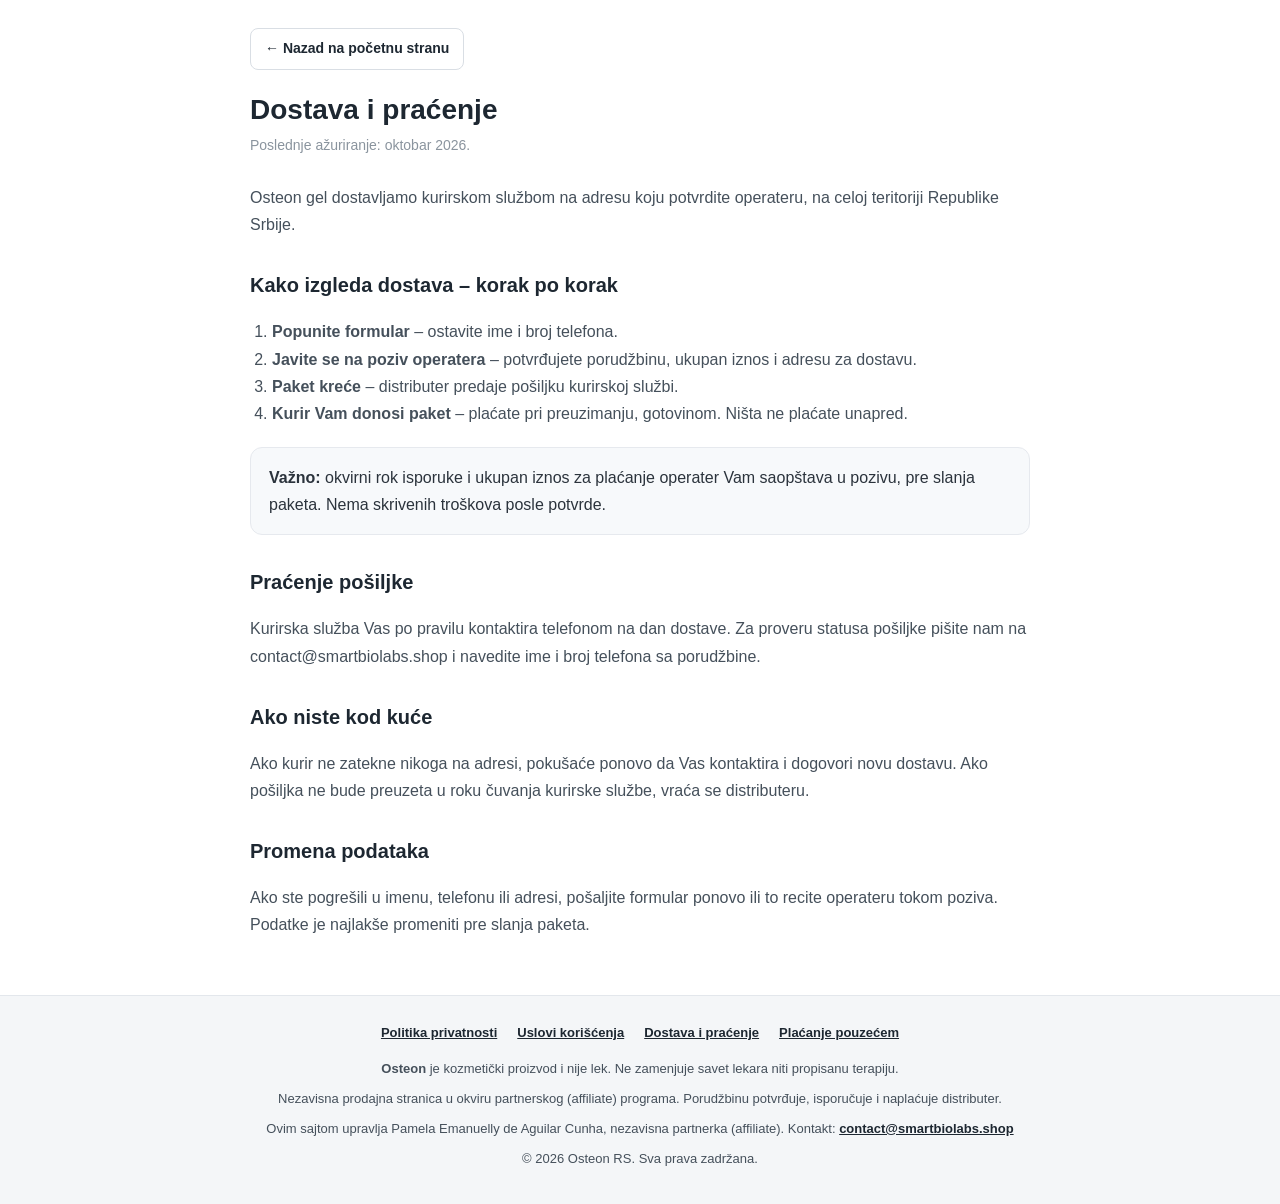
<file: dostava-i-pracenje.html>
<!DOCTYPE html>
<html lang="sr-RS" dir="ltr">
<head>
<meta charset="UTF-8">
<meta name="viewport" content="width=device-width,initial-scale=1">
<title>Dostava i praćenje – Osteon RS</title>
<meta name="description" content="Kako funkcioniše dostava Osteon gela po Srbiji, kako se prati pošiljka i šta ako niste kod kuće.">
<meta name="robots" content="index, follow">
<link rel="canonical" href="https://osteon-rs.vercel.app/dostava-i-pracenje.html">
<link rel="icon" href="favicon.ico" sizes="any">
<link rel="icon" type="image/png" sizes="32x32" href="favicon-32x32.png">
<link rel="icon" type="image/png" sizes="16x16" href="favicon-16x16.png">
<link rel="apple-touch-icon" sizes="180x180" href="apple-touch-icon.png">
<link rel="icon" type="image/png" sizes="192x192" href="android-chrome-192x192.png">
<link rel="icon" type="image/png" sizes="512x512" href="android-chrome-512x512.png">
<link rel="icon" href="img/favicon.png">
<style>
*{box-sizing:border-box}
body{margin:0;font-family:Roboto,Arial,sans-serif;color:#2b333c;background:#fff;line-height:1.7;font-size:16px}
.wrap{max-width:820px;margin:0 auto;padding:28px 20px 40px}
.back{display:inline-block;margin-bottom:22px;color:#1d2731;font-weight:700;text-decoration:none;border:1px solid #d9dee4;border-radius:8px;padding:8px 14px;font-size:14px}
.back:hover{background:#f4f6f8}
h1{font-size:28px;line-height:1.3;margin:0 0 6px;color:#1d2731}
.upd{color:#8a949e;font-size:14px;margin:0 0 26px}
h2{font-size:20px;margin:30px 0 8px;color:#1d2731}
p,li{color:#45505b}
ul,ol{padding-left:22px}
.box{background:#f7f9fb;border:1px solid #e6e9ee;border-radius:12px;padding:16px 18px;margin:20px 0}
footer{background:#f4f6f8;border-top:1px solid #e3e7ec;text-align:center;font-size:13px;color:#5d6672;padding:26px 16px}
footer nav{display:flex;flex-wrap:wrap;justify-content:center;gap:8px 20px;margin-bottom:14px}
footer a{color:#1d2731;font-weight:700}
footer p{margin:0 0 8px}
</style>
    <script src="js/tracking.js" defer></script>
</head>
<body>
<main class="wrap">
<a class="back" href="./">← Nazad na početnu stranu</a>
<h1>Dostava i praćenje</h1>
<p class="upd">Poslednje ažuriranje: oktobar 2026.</p>
<p>Osteon gel dostavljamo kurirskom službom na adresu koju potvrdite operateru, na celoj teritoriji Republike Srbije.</p>
<h2>Kako izgleda dostava – korak po korak</h2>
<ol>
<li><strong>Popunite formular</strong> – ostavite ime i broj telefona.</li>
<li><strong>Javite se na poziv operatera</strong> – potvrđujete porudžbinu, ukupan iznos i adresu za dostavu.</li>
<li><strong>Paket kreće</strong> – distributer predaje pošiljku kurirskoj službi.</li>
<li><strong>Kurir Vam donosi paket</strong> – plaćate pri preuzimanju, gotovinom. Ništa ne plaćate unapred.</li>
</ol>
<div class="box"><strong>Važno:</strong> okvirni rok isporuke i ukupan iznos za plaćanje operater Vam saopštava u pozivu, pre slanja paketa. Nema skrivenih troškova posle potvrde.</div>
<h2>Praćenje pošiljke</h2>
<p>Kurirska služba Vas po pravilu kontaktira telefonom na dan dostave. Za proveru statusa pošiljke pišite nam na contact@smartbiolabs.shop i navedite ime i broj telefona sa porudžbine.</p>
<h2>Ako niste kod kuće</h2>
<p>Ako kurir ne zatekne nikoga na adresi, pokušaće ponovo da Vas kontaktira i dogovori novu dostavu. Ako pošiljka ne bude preuzeta u roku čuvanja kurirske službe, vraća se distributeru.</p>
<h2>Promena podataka</h2>
<p>Ako ste pogrešili u imenu, telefonu ili adresi, pošaljite formular ponovo ili to recite operateru tokom poziva. Podatke je najlakše promeniti pre slanja paketa.</p>
</main>
<footer>
<nav aria-label="Pravne informacije">
<a href="politika-privatnosti.html">Politika privatnosti</a>
<a href="uslovi-koriscenja.html">Uslovi korišćenja</a>
<a href="dostava-i-pracenje.html">Dostava i praćenje</a>
<a href="placanje-pouzecem.html">Plaćanje pouzećem</a>
</nav>
<p><strong>Osteon</strong> je kozmetički proizvod i nije lek. Ne zamenjuje savet lekara niti propisanu terapiju.</p>
<p>Nezavisna prodajna stranica u okviru partnerskog (affiliate) programa. Porudžbinu potvrđuje, isporučuje i naplaćuje distributer.</p>
<p>Ovim sajtom upravlja Pamela Emanuelly de Aguilar Cunha, nezavisna partnerka (affiliate). Kontakt: <a href="mailto:contact@smartbiolabs.shop">contact@smartbiolabs.shop</a></p>
<p>© 2026 Osteon RS. Sva prava zadržana.</p>
</footer>
</body>
</html>
</file>
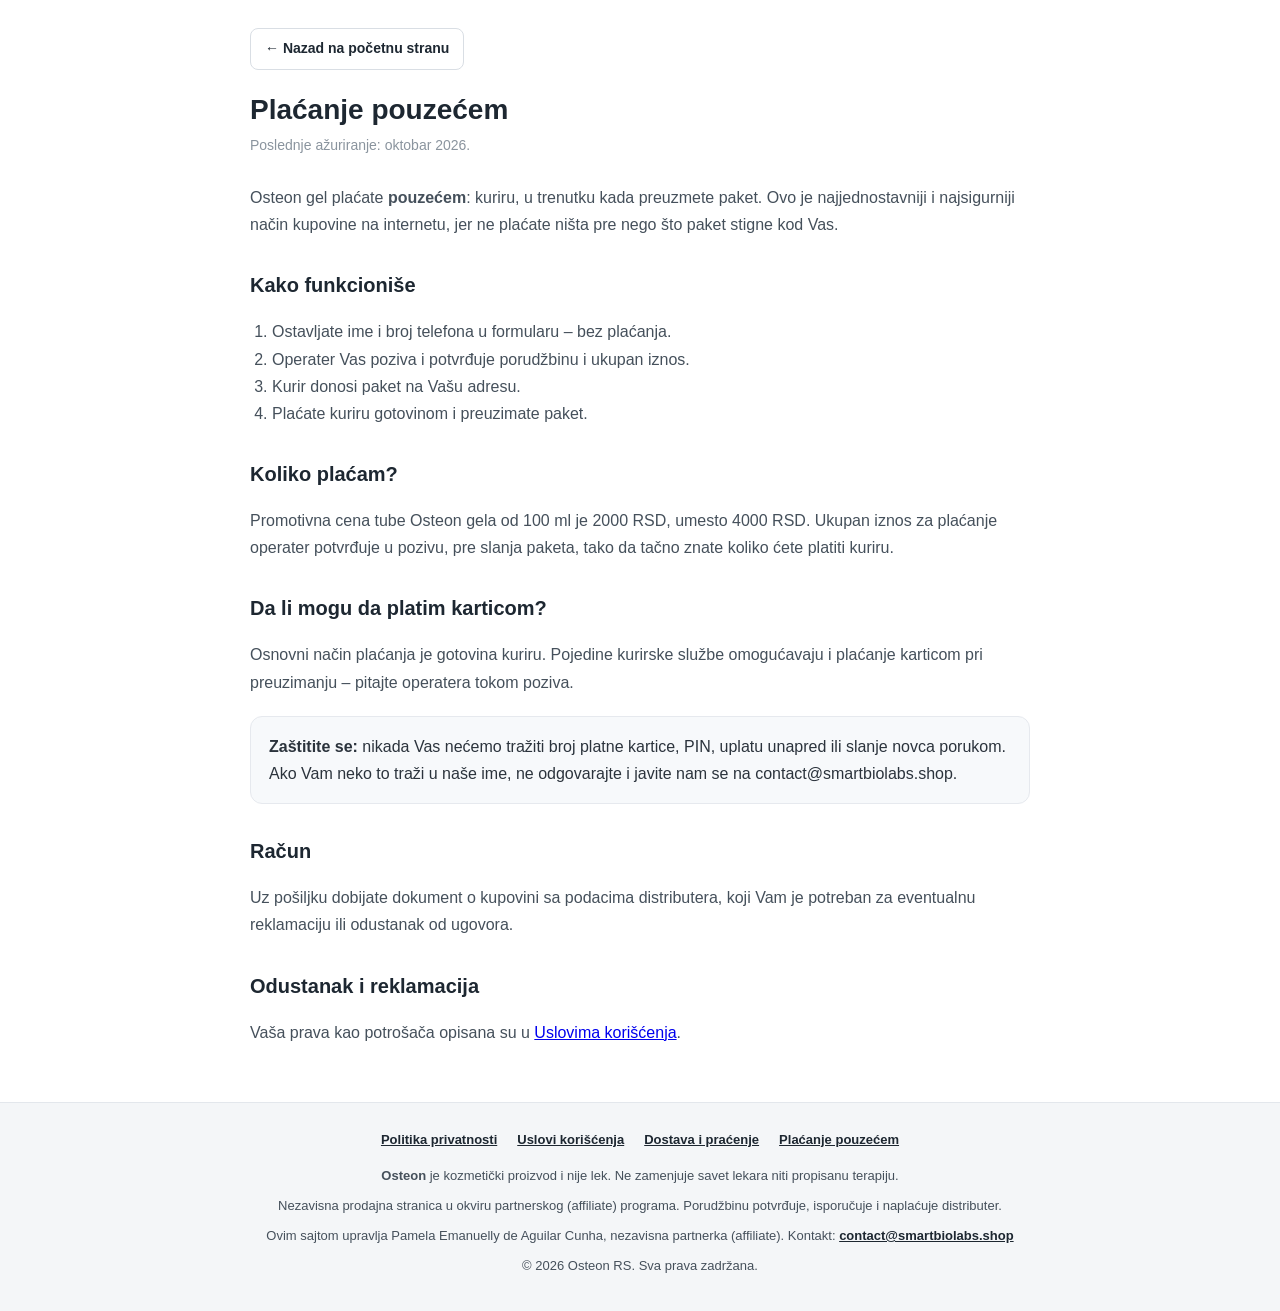
<file: placanje-pouzecem.html>
<!DOCTYPE html>
<html lang="sr-RS" dir="ltr">
<head>
<meta charset="UTF-8">
<meta name="viewport" content="width=device-width,initial-scale=1">
<title>Plaćanje pouzećem – Osteon RS</title>
<meta name="description" content="Plaćanje pouzećem za Osteon gel: plaćate kuriru pri preuzimanju, bez avansa i bez podataka kartice.">
<meta name="robots" content="index, follow">
<link rel="canonical" href="https://osteon-rs.vercel.app/placanje-pouzecem.html">
<link rel="icon" href="favicon.ico" sizes="any">
<link rel="icon" type="image/png" sizes="32x32" href="favicon-32x32.png">
<link rel="icon" type="image/png" sizes="16x16" href="favicon-16x16.png">
<link rel="apple-touch-icon" sizes="180x180" href="apple-touch-icon.png">
<link rel="icon" type="image/png" sizes="192x192" href="android-chrome-192x192.png">
<link rel="icon" type="image/png" sizes="512x512" href="android-chrome-512x512.png">
<link rel="icon" href="img/favicon.png">
<style>
*{box-sizing:border-box}
body{margin:0;font-family:Roboto,Arial,sans-serif;color:#2b333c;background:#fff;line-height:1.7;font-size:16px}
.wrap{max-width:820px;margin:0 auto;padding:28px 20px 40px}
.back{display:inline-block;margin-bottom:22px;color:#1d2731;font-weight:700;text-decoration:none;border:1px solid #d9dee4;border-radius:8px;padding:8px 14px;font-size:14px}
.back:hover{background:#f4f6f8}
h1{font-size:28px;line-height:1.3;margin:0 0 6px;color:#1d2731}
.upd{color:#8a949e;font-size:14px;margin:0 0 26px}
h2{font-size:20px;margin:30px 0 8px;color:#1d2731}
p,li{color:#45505b}
ul,ol{padding-left:22px}
.box{background:#f7f9fb;border:1px solid #e6e9ee;border-radius:12px;padding:16px 18px;margin:20px 0}
footer{background:#f4f6f8;border-top:1px solid #e3e7ec;text-align:center;font-size:13px;color:#5d6672;padding:26px 16px}
footer nav{display:flex;flex-wrap:wrap;justify-content:center;gap:8px 20px;margin-bottom:14px}
footer a{color:#1d2731;font-weight:700}
footer p{margin:0 0 8px}
</style>
    <script src="js/tracking.js" defer></script>
</head>
<body>
<main class="wrap">
<a class="back" href="./">← Nazad na početnu stranu</a>
<h1>Plaćanje pouzećem</h1>
<p class="upd">Poslednje ažuriranje: oktobar 2026.</p>
<p>Osteon gel plaćate <strong>pouzećem</strong>: kuriru, u trenutku kada preuzmete paket. Ovo je najjednostavniji i najsigurniji način kupovine na internetu, jer ne plaćate ništa pre nego što paket stigne kod Vas.</p>
<h2>Kako funkcioniše</h2>
<ol>
<li>Ostavljate ime i broj telefona u formularu – bez plaćanja.</li>
<li>Operater Vas poziva i potvrđuje porudžbinu i ukupan iznos.</li>
<li>Kurir donosi paket na Vašu adresu.</li>
<li>Plaćate kuriru gotovinom i preuzimate paket.</li>
</ol>
<h2>Koliko plaćam?</h2>
<p>Promotivna cena tube Osteon gela od 100 ml je 2000 RSD, umesto 4000 RSD. Ukupan iznos za plaćanje operater potvrđuje u pozivu, pre slanja paketa, tako da tačno znate koliko ćete platiti kuriru.</p>
<h2>Da li mogu da platim karticom?</h2>
<p>Osnovni način plaćanja je gotovina kuriru. Pojedine kurirske službe omogućavaju i plaćanje karticom pri preuzimanju – pitajte operatera tokom poziva.</p>
<div class="box"><strong>Zaštitite se:</strong> nikada Vas nećemo tražiti broj platne kartice, PIN, uplatu unapred ili slanje novca porukom. Ako Vam neko to traži u naše ime, ne odgovarajte i javite nam se na contact@smartbiolabs.shop.</div>
<h2>Račun</h2>
<p>Uz pošiljku dobijate dokument o kupovini sa podacima distributera, koji Vam je potreban za eventualnu reklamaciju ili odustanak od ugovora.</p>
<h2>Odustanak i reklamacija</h2>
<p>Vaša prava kao potrošača opisana su u <a href="uslovi-koriscenja.html">Uslovima korišćenja</a>.</p>
</main>
<footer>
<nav aria-label="Pravne informacije">
<a href="politika-privatnosti.html">Politika privatnosti</a>
<a href="uslovi-koriscenja.html">Uslovi korišćenja</a>
<a href="dostava-i-pracenje.html">Dostava i praćenje</a>
<a href="placanje-pouzecem.html">Plaćanje pouzećem</a>
</nav>
<p><strong>Osteon</strong> je kozmetički proizvod i nije lek. Ne zamenjuje savet lekara niti propisanu terapiju.</p>
<p>Nezavisna prodajna stranica u okviru partnerskog (affiliate) programa. Porudžbinu potvrđuje, isporučuje i naplaćuje distributer.</p>
<p>Ovim sajtom upravlja Pamela Emanuelly de Aguilar Cunha, nezavisna partnerka (affiliate). Kontakt: <a href="mailto:contact@smartbiolabs.shop">contact@smartbiolabs.shop</a></p>
<p>© 2026 Osteon RS. Sva prava zadržana.</p>
</footer>
</body>
</html>
</file>
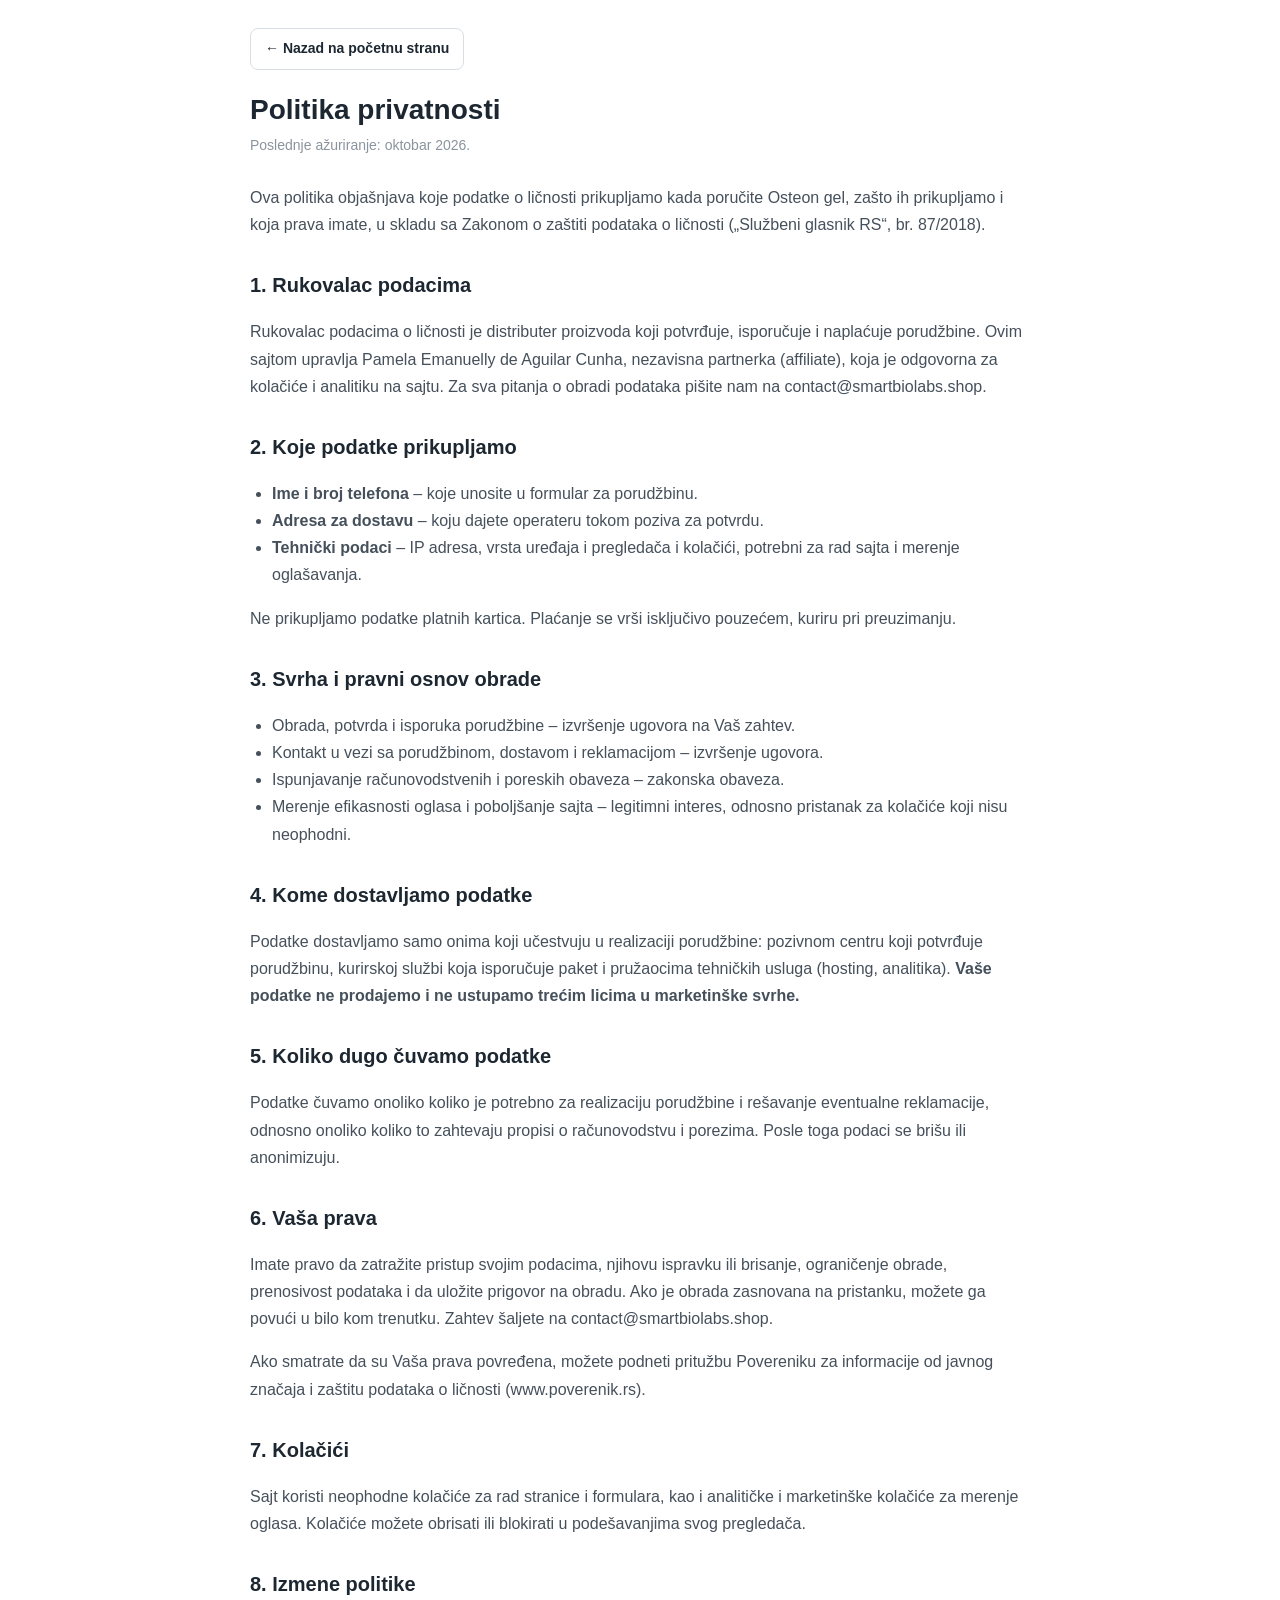
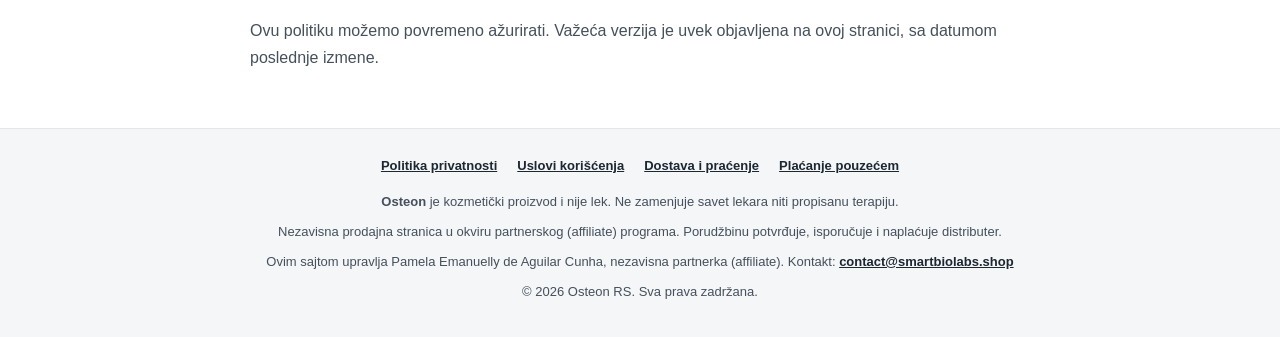
<file: politika-privatnosti.html>
<!DOCTYPE html>
<html lang="sr-RS" dir="ltr">
<head>
<meta charset="UTF-8">
<meta name="viewport" content="width=device-width,initial-scale=1">
<title>Politika privatnosti – Osteon RS</title>
<meta name="description" content="Kako prikupljamo, koristimo i štitimo Vaše podatke o ličnosti pri porudžbini Osteon gela.">
<meta name="robots" content="index, follow">
<link rel="canonical" href="https://osteon-rs.vercel.app/politika-privatnosti.html">
<link rel="icon" href="favicon.ico" sizes="any">
<link rel="icon" type="image/png" sizes="32x32" href="favicon-32x32.png">
<link rel="icon" type="image/png" sizes="16x16" href="favicon-16x16.png">
<link rel="apple-touch-icon" sizes="180x180" href="apple-touch-icon.png">
<link rel="icon" type="image/png" sizes="192x192" href="android-chrome-192x192.png">
<link rel="icon" type="image/png" sizes="512x512" href="android-chrome-512x512.png">
<link rel="icon" href="img/favicon.png">
<style>
*{box-sizing:border-box}
body{margin:0;font-family:Roboto,Arial,sans-serif;color:#2b333c;background:#fff;line-height:1.7;font-size:16px}
.wrap{max-width:820px;margin:0 auto;padding:28px 20px 40px}
.back{display:inline-block;margin-bottom:22px;color:#1d2731;font-weight:700;text-decoration:none;border:1px solid #d9dee4;border-radius:8px;padding:8px 14px;font-size:14px}
.back:hover{background:#f4f6f8}
h1{font-size:28px;line-height:1.3;margin:0 0 6px;color:#1d2731}
.upd{color:#8a949e;font-size:14px;margin:0 0 26px}
h2{font-size:20px;margin:30px 0 8px;color:#1d2731}
p,li{color:#45505b}
ul,ol{padding-left:22px}
.box{background:#f7f9fb;border:1px solid #e6e9ee;border-radius:12px;padding:16px 18px;margin:20px 0}
footer{background:#f4f6f8;border-top:1px solid #e3e7ec;text-align:center;font-size:13px;color:#5d6672;padding:26px 16px}
footer nav{display:flex;flex-wrap:wrap;justify-content:center;gap:8px 20px;margin-bottom:14px}
footer a{color:#1d2731;font-weight:700}
footer p{margin:0 0 8px}
</style>
    <script src="js/tracking.js" defer></script>
</head>
<body>
<main class="wrap">
<a class="back" href="./">← Nazad na početnu stranu</a>
<h1>Politika privatnosti</h1>
<p class="upd">Poslednje ažuriranje: oktobar 2026.</p>
<p>Ova politika objašnjava koje podatke o ličnosti prikupljamo kada poručite Osteon gel, zašto ih prikupljamo i koja prava imate, u skladu sa Zakonom o zaštiti podataka o ličnosti („Službeni glasnik RS“, br. 87/2018).</p>
<h2>1. Rukovalac podacima</h2>
<p>Rukovalac podacima o ličnosti je distributer proizvoda koji potvrđuje, isporučuje i naplaćuje porudžbine. Ovim sajtom upravlja Pamela Emanuelly de Aguilar Cunha, nezavisna partnerka (affiliate), koja je odgovorna za kolačiće i analitiku na sajtu. Za sva pitanja o obradi podataka pišite nam na contact@smartbiolabs.shop.</p>
<h2>2. Koje podatke prikupljamo</h2>
<ul>
<li><strong>Ime i broj telefona</strong> – koje unosite u formular za porudžbinu.</li>
<li><strong>Adresa za dostavu</strong> – koju dajete operateru tokom poziva za potvrdu.</li>
<li><strong>Tehnički podaci</strong> – IP adresa, vrsta uređaja i pregledača i kolačići, potrebni za rad sajta i merenje oglašavanja.</li>
</ul>
<p>Ne prikupljamo podatke platnih kartica. Plaćanje se vrši isključivo pouzećem, kuriru pri preuzimanju.</p>
<h2>3. Svrha i pravni osnov obrade</h2>
<ul>
<li>Obrada, potvrda i isporuka porudžbine – izvršenje ugovora na Vaš zahtev.</li>
<li>Kontakt u vezi sa porudžbinom, dostavom i reklamacijom – izvršenje ugovora.</li>
<li>Ispunjavanje računovodstvenih i poreskih obaveza – zakonska obaveza.</li>
<li>Merenje efikasnosti oglasa i poboljšanje sajta – legitimni interes, odnosno pristanak za kolačiće koji nisu neophodni.</li>
</ul>
<h2>4. Kome dostavljamo podatke</h2>
<p>Podatke dostavljamo samo onima koji učestvuju u realizaciji porudžbine: pozivnom centru koji potvrđuje porudžbinu, kurirskoj službi koja isporučuje paket i pružaocima tehničkih usluga (hosting, analitika). <strong>Vaše podatke ne prodajemo i ne ustupamo trećim licima u marketinške svrhe.</strong></p>
<h2>5. Koliko dugo čuvamo podatke</h2>
<p>Podatke čuvamo onoliko koliko je potrebno za realizaciju porudžbine i rešavanje eventualne reklamacije, odnosno onoliko koliko to zahtevaju propisi o računovodstvu i porezima. Posle toga podaci se brišu ili anonimizuju.</p>
<h2>6. Vaša prava</h2>
<p>Imate pravo da zatražite pristup svojim podacima, njihovu ispravku ili brisanje, ograničenje obrade, prenosivost podataka i da uložite prigovor na obradu. Ako je obrada zasnovana na pristanku, možete ga povući u bilo kom trenutku. Zahtev šaljete na contact@smartbiolabs.shop.</p>
<p>Ako smatrate da su Vaša prava povređena, možete podneti pritužbu Povereniku za informacije od javnog značaja i zaštitu podataka o ličnosti (www.poverenik.rs).</p>
<h2>7. Kolačići</h2>
<p>Sajt koristi neophodne kolačiće za rad stranice i formulara, kao i analitičke i marketinške kolačiće za merenje oglasa. Kolačiće možete obrisati ili blokirati u podešavanjima svog pregledača.</p>
<h2>8. Izmene politike</h2>
<p>Ovu politiku možemo povremeno ažurirati. Važeća verzija je uvek objavljena na ovoj stranici, sa datumom poslednje izmene.</p>
</main>
<footer>
<nav aria-label="Pravne informacije">
<a href="politika-privatnosti.html">Politika privatnosti</a>
<a href="uslovi-koriscenja.html">Uslovi korišćenja</a>
<a href="dostava-i-pracenje.html">Dostava i praćenje</a>
<a href="placanje-pouzecem.html">Plaćanje pouzećem</a>
</nav>
<p><strong>Osteon</strong> je kozmetički proizvod i nije lek. Ne zamenjuje savet lekara niti propisanu terapiju.</p>
<p>Nezavisna prodajna stranica u okviru partnerskog (affiliate) programa. Porudžbinu potvrđuje, isporučuje i naplaćuje distributer.</p>
<p>Ovim sajtom upravlja Pamela Emanuelly de Aguilar Cunha, nezavisna partnerka (affiliate). Kontakt: <a href="mailto:contact@smartbiolabs.shop">contact@smartbiolabs.shop</a></p>
<p>© 2026 Osteon RS. Sva prava zadržana.</p>
</footer>
</body>
</html>
</file>
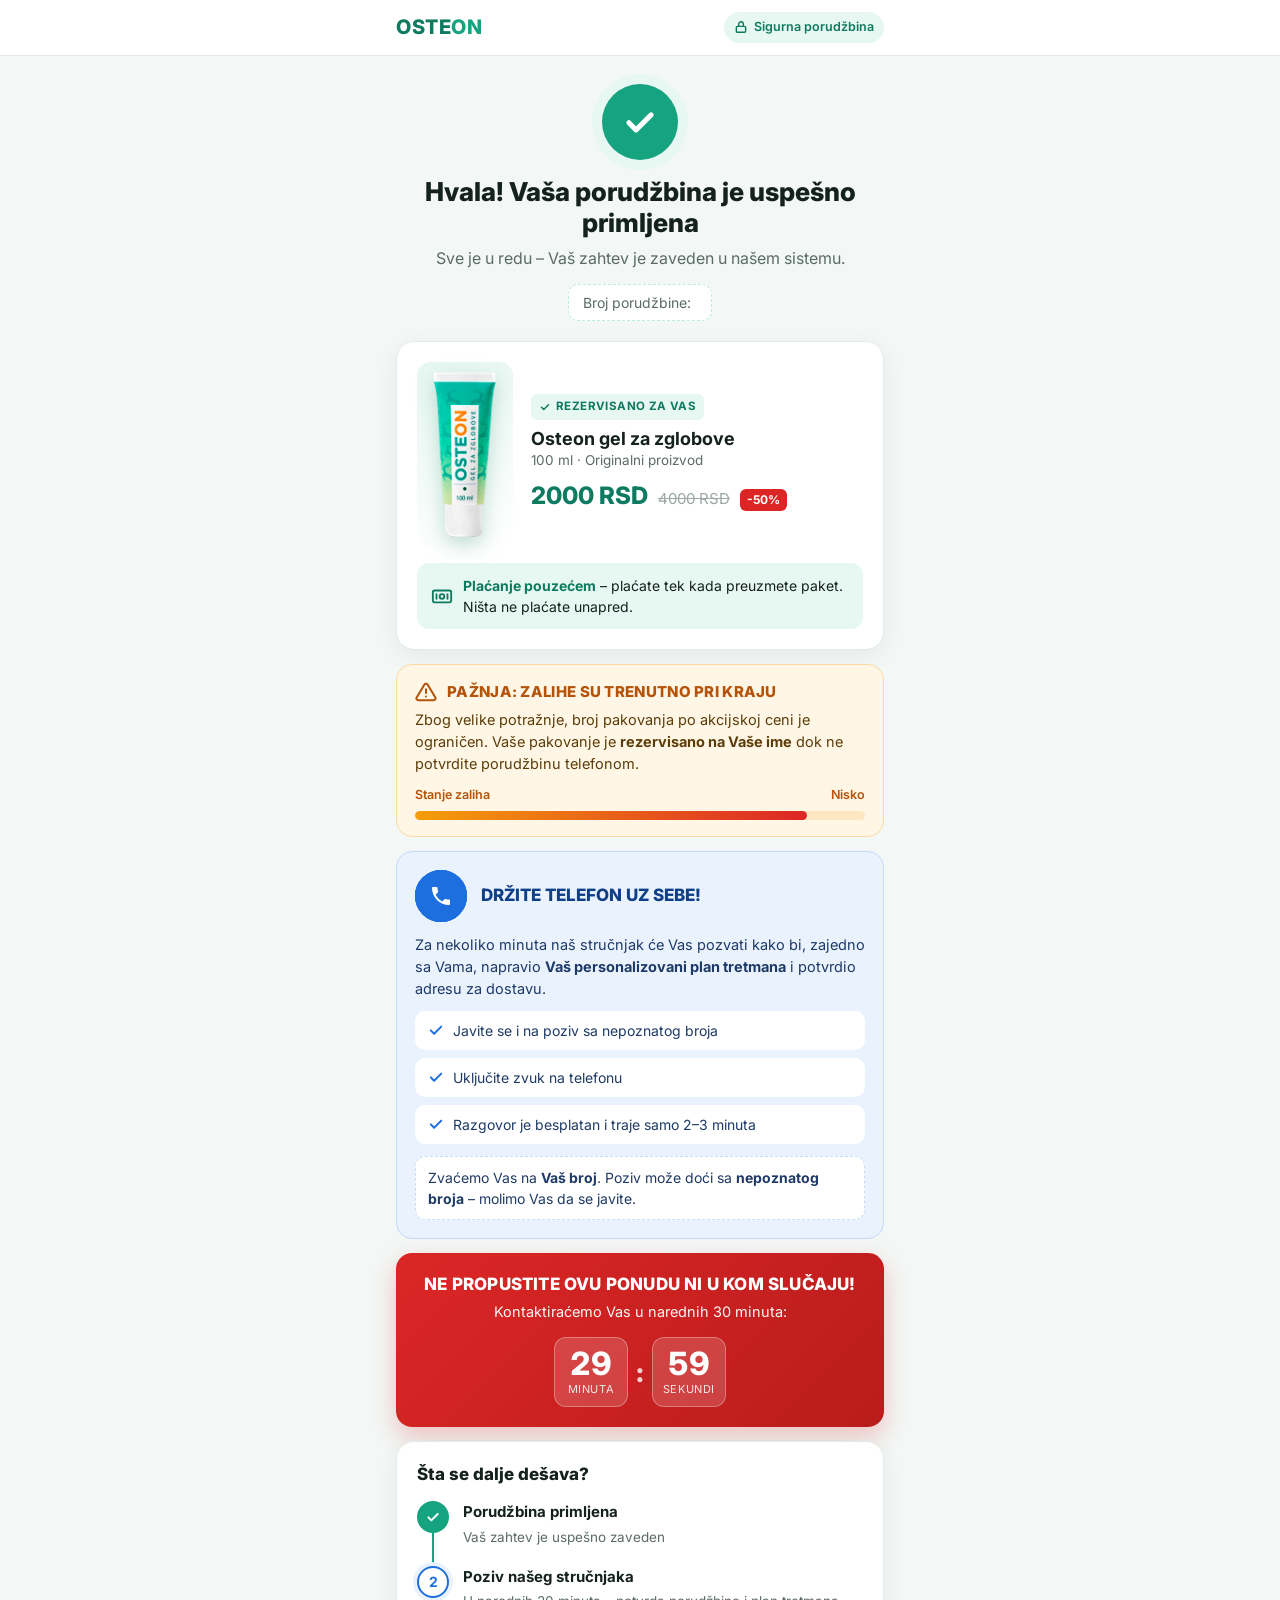
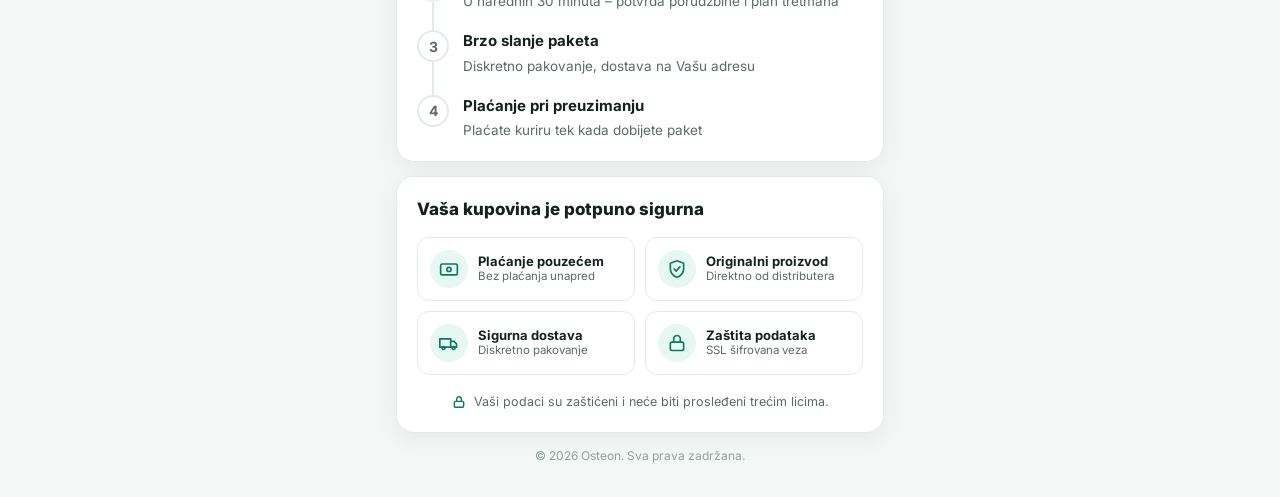
<file: success.html>
<!DOCTYPE html>
<html lang="sr">
<head>
    <meta charset="UTF-8">
    <meta name="viewport" content="width=device-width, initial-scale=1">
    <meta name="robots" content="noindex, nofollow">
    <title>Hvala na porudžbini! | Osteon</title>
    <link rel="preconnect" href="https://fonts.googleapis.com">
    <link rel="preconnect" href="https://fonts.gstatic.com" crossorigin>
    <link href="https://fonts.googleapis.com/css2?family=Inter:wght@400;500;600;700;800&display=swap" rel="stylesheet">
    <!-- Google tag (gtag.js) -->
    <script async src="https://www.googletagmanager.com/gtag/js?id=AW-11543512860"></script>
    <script>
      window.dataLayer = window.dataLayer || [];
      function gtag(){dataLayer.push(arguments);}
      gtag('js', new Date());

      gtag('config', 'AW-11543512860');
    </script>
    <style>
        :root {
            --green: #16a37f;
            --green-dark: #0e7a5f;
            --green-soft: #e7f7f1;
            --mint: #b9ecd9;
            --ink: #14211c;
            --muted: #5b6b65;
            --line: #e3ebe7;
            --bg: #f3f7f5;
            --amber: #b45309;
            --amber-soft: #fff6e5;
            --amber-line: #fcd9a0;
            --red: #dc2626;
            --red-dark: #b91c1c;
            --blue: #1d6fe0;
            --blue-soft: #eaf2fe;
            --blue-line: #c4dafb;
        }
        * { box-sizing: border-box; margin: 0; padding: 0; }
        body { font-family: 'Inter', Arial, sans-serif; background: var(--bg); color: var(--ink); line-height: 1.5; -webkit-font-smoothing: antialiased; }
        img { max-width: 100%; display: block; }
        .wrap { max-width: 520px; margin: 0 auto; padding: 0 16px 32px; }

        /* top bar */
        .topbar { background: #fff; border-bottom: 1px solid var(--line); }
        .topbar__in { max-width: 520px; margin: 0 auto; padding: 12px 16px; display: flex; align-items: center; justify-content: space-between; gap: 12px; }
        .brand { font-weight: 800; font-size: 20px; letter-spacing: .5px; color: var(--green-dark); }
        .brand span { color: var(--green); }
        .secure { display: flex; align-items: center; gap: 6px; font-size: 12.5px; font-weight: 600; color: var(--green-dark); background: var(--green-soft); padding: 6px 10px; border-radius: 999px; }
        .secure svg { width: 14px; height: 14px; }

        /* hero */
        .hero { text-align: center; padding: 28px 0 20px; }
        .check { width: 76px; height: 76px; margin: 0 auto 16px; border-radius: 50%; background: var(--green); display: grid; place-items: center; box-shadow: 0 0 0 10px var(--green-soft); animation: pop .5s cubic-bezier(.2,1.6,.4,1) both; }
        .check svg { width: 38px; height: 38px; stroke: #fff; stroke-width: 3.2; fill: none; stroke-linecap: round; stroke-linejoin: round; stroke-dasharray: 40; stroke-dashoffset: 40; animation: draw .45s .35s ease forwards; }
        @keyframes pop { from { transform: scale(.4); opacity: 0; } to { transform: scale(1); opacity: 1; } }
        @keyframes draw { to { stroke-dashoffset: 0; } }
        .hero h1 { font-size: 26px; line-height: 1.2; font-weight: 800; margin-bottom: 8px; }
        .hero p { color: var(--muted); font-size: 16px; }
        .order-id { display: inline-flex; align-items: center; gap: 6px; margin-top: 14px; background: #fff; border: 1px dashed var(--mint); border-radius: 10px; padding: 7px 14px; font-size: 14px; color: var(--muted); }
        .order-id b { color: var(--ink); font-weight: 700; }

        .card { background: #fff; border-radius: 18px; border: 1px solid var(--line); box-shadow: 0 6px 24px rgba(20,33,28,.06); padding: 20px; margin-bottom: 14px; }

        /* product */
        .product { display: flex; gap: 18px; align-items: center; }
        .product__img { flex: 0 0 96px; background: linear-gradient(160deg, var(--green-soft), #fff); border-radius: 14px; padding: 10px 0; display: grid; place-items: center; }
        .product__img img { width: 62px; height: auto; filter: drop-shadow(0 8px 10px rgba(14,122,95,.25)); }
        .product__info { flex: 1; min-width: 0; }
        .tag { display: inline-flex; align-items: center; gap: 5px; font-size: 11.5px; font-weight: 700; text-transform: uppercase; letter-spacing: .4px; color: var(--green-dark); background: var(--green-soft); padding: 4px 8px; border-radius: 6px; margin-bottom: 8px; }
        .product__name { font-size: 18px; font-weight: 700; line-height: 1.25; }
        .product__sub { font-size: 13.5px; color: var(--muted); margin-bottom: 8px; }
        .price { display: flex; align-items: baseline; gap: 10px; flex-wrap: wrap; }
        .price__new { font-size: 24px; font-weight: 800; color: var(--green-dark); }
        .price__old { font-size: 15px; color: #9aa7a2; text-decoration: line-through; }
        .price__off { font-size: 12px; font-weight: 700; color: #fff; background: var(--red); padding: 2px 7px; border-radius: 6px; }
        .cod { margin-top: 16px; display: flex; gap: 10px; align-items: center; background: var(--green-soft); border-radius: 12px; padding: 12px 14px; font-size: 14px; }
        .cod svg { flex: 0 0 22px; width: 22px; height: 22px; color: var(--green-dark); }
        .cod b { color: var(--green-dark); }

        /* trigger 1: stock */
        .alert { border: 1px solid var(--amber-line); background: var(--amber-soft); border-radius: 16px; padding: 16px 18px; margin-bottom: 14px; }
        .alert__head { display: flex; align-items: center; gap: 10px; font-weight: 800; color: var(--amber); font-size: 15px; text-transform: uppercase; letter-spacing: .3px; }
        .alert__head svg { width: 22px; height: 22px; flex: 0 0 22px; }
        .alert p { font-size: 14.5px; margin-top: 6px; color: #5c3d0a; }
        .stock { margin-top: 12px; }
        .stock__row { display: flex; justify-content: space-between; font-size: 12.5px; font-weight: 600; color: var(--amber); margin-bottom: 6px; }
        .stock__bar { height: 9px; background: #fde7c0; border-radius: 99px; overflow: hidden; }
        .stock__fill { height: 100%; width: 0; background: linear-gradient(90deg, #f59e0b, var(--red)); border-radius: 99px; transition: width 1.6s ease; }
        .reserved { margin-top: 12px; display: flex; align-items: center; gap: 8px; font-size: 13.5px; font-weight: 600; color: var(--green-dark); }
        .reserved svg { width: 18px; height: 18px; flex: 0 0 18px; }

        /* trigger 2: phone */
        .phone { border: 1px solid var(--blue-line); background: var(--blue-soft); border-radius: 16px; padding: 18px; margin-bottom: 14px; }
        .phone__head { display: flex; gap: 14px; align-items: center; }
        .ring { position: relative; flex: 0 0 52px; width: 52px; height: 52px; border-radius: 50%; background: var(--blue); display: grid; place-items: center; }
        .ring::before, .ring::after { content: ""; position: absolute; inset: 0; border-radius: 50%; border: 2px solid var(--blue); animation: wave 2s ease-out infinite; }
        .ring::after { animation-delay: 1s; }
        @keyframes wave { from { transform: scale(1); opacity: .7; } to { transform: scale(1.7); opacity: 0; } }
        .ring svg { width: 24px; height: 24px; color: #fff; animation: shake 2s ease-in-out infinite; }
        @keyframes shake { 0%,60%,100% { transform: rotate(0); } 10%,30%,50% { transform: rotate(-14deg); } 20%,40% { transform: rotate(14deg); } }
        .phone__title { font-size: 17px; font-weight: 800; color: #0f3f86; line-height: 1.25; text-transform: uppercase; }
        .phone__text { font-size: 14.5px; color: #1e3a66; margin-top: 12px; }
        .tips { list-style: none; margin-top: 12px; display: grid; gap: 8px; }
        .tips li { display: flex; gap: 8px; align-items: flex-start; font-size: 14px; color: #1e3a66; background: #fff; border-radius: 10px; padding: 9px 12px; }
        .tips svg { flex: 0 0 18px; width: 18px; height: 18px; color: var(--blue); margin-top: 1px; }

        /* trigger 3: countdown */
        .urgent { background: linear-gradient(135deg, var(--red), var(--red-dark)); color: #fff; border-radius: 16px; padding: 20px 18px; text-align: center; margin-bottom: 14px; box-shadow: 0 10px 24px rgba(220,38,38,.25); }
        .urgent__title { font-size: 17px; font-weight: 800; line-height: 1.3; text-transform: uppercase; letter-spacing: .2px; }
        .urgent__text { font-size: 14.5px; opacity: .95; margin-top: 6px; }
        .timer { display: flex; justify-content: center; align-items: center; gap: 8px; margin-top: 14px; }
        .timer__box { background: rgba(255,255,255,.16); border: 1px solid rgba(255,255,255,.3); border-radius: 12px; min-width: 74px; padding: 8px 6px; }
        .timer__num { font-size: 32px; font-weight: 800; line-height: 1.1; font-variant-numeric: tabular-nums; }
        .timer__lbl { font-size: 11px; text-transform: uppercase; letter-spacing: .6px; opacity: .85; }
        .timer__sep { font-size: 28px; font-weight: 800; opacity: .8; }

        /* steps */
        .h2 { font-size: 17px; font-weight: 800; margin-bottom: 14px; }
        .steps { list-style: none; position: relative; }
        .steps li { position: relative; display: flex; gap: 14px; padding-bottom: 18px; }
        .steps li:last-child { padding-bottom: 0; }
        .steps li:not(:last-child)::before { content: ""; position: absolute; left: 15px; top: 32px; bottom: 0; width: 2px; background: var(--line); }
        .steps li.done:not(:last-child)::before { background: var(--green); }
        .dot { flex: 0 0 32px; width: 32px; height: 32px; border-radius: 50%; display: grid; place-items: center; font-size: 14px; font-weight: 700; background: #fff; border: 2px solid var(--line); color: var(--muted); position: relative; z-index: 1; }
        .done .dot { background: var(--green); border-color: var(--green); color: #fff; }
        .now .dot { border-color: var(--blue); color: var(--blue); box-shadow: 0 0 0 4px var(--blue-soft); }
        .dot svg { width: 16px; height: 16px; }
        .steps b { display: block; font-size: 15px; }
        .steps span { font-size: 13.5px; color: var(--muted); }

        /* seals */
        .seals { display: grid; grid-template-columns: 1fr 1fr; gap: 10px; }
        .seal { display: flex; align-items: center; gap: 10px; border: 1px solid var(--line); border-radius: 12px; padding: 12px; background: #fff; }
        .seal__ic { flex: 0 0 38px; width: 38px; height: 38px; border-radius: 50%; background: var(--green-soft); color: var(--green-dark); display: grid; place-items: center; }
        .seal__ic svg { width: 20px; height: 20px; }
        .seal b { display: block; font-size: 13px; line-height: 1.25; }
        .seal span { font-size: 11.5px; color: var(--muted); line-height: 1.3; display: block; }

        .privacy { display: flex; gap: 8px; justify-content: center; align-items: center; text-align: center; font-size: 12.5px; color: var(--muted); margin-top: 18px; }
        .privacy svg { width: 14px; height: 14px; flex: 0 0 14px; color: var(--green-dark); }
        .foot { text-align: center; font-size: 12px; color: #93a19b; margin-top: 10px; }

        /* conferir dados / erro */
        .list-info__list { list-style: none; }
        .list-info__item { display: flex; justify-content: space-between; gap: 12px; padding: 10px 0; border-bottom: 1px solid var(--line); font-size: 15px; font-weight: 600; }
        .list-info__item:last-child { border-bottom: 0; }
        .list-info__text { font-weight: 400; color: var(--muted); flex: none; }
        .fix-link { display: block; text-align: center; margin-top: 12px; font-size: 13.5px; color: var(--green-dark); }
        .phone-tip { margin-top: 12px; font-size: 14px; color: #1e3a66; background: #fff; border-radius: 10px; padding: 10px 12px; border: 1px dashed var(--blue-line); }
        .fail { text-align: center; padding: 32px 20px; margin-top: 28px; }
        .fail .check { background: var(--red); box-shadow: 0 0 0 10px #fde8e8; }
        .fail .check svg { stroke-dashoffset: 0; animation: none; }
        .fail h1 { font-size: 24px; margin-bottom: 8px; }
        .fail p { color: var(--muted); margin-bottom: 20px; }
        .btn { display: inline-block; background: var(--green); color: #fff; font-weight: 700; text-decoration: none; padding: 14px 28px; border-radius: 12px; }

        .fade { opacity: 0; transform: translateY(12px); animation: up .5s ease forwards; }
        @keyframes up { to { opacity: 1; transform: none; } }
        @media (prefers-reduced-motion: reduce) { *, *::before, *::after { animation: none !important; transition: none !important; } .fade { opacity: 1; transform: none; } .check svg { stroke-dashoffset: 0; } }
        @media (max-width: 360px) { .seals { grid-template-columns: 1fr; } .timer__box { min-width: 64px; } .hero h1 { font-size: 23px; } }
    </style>
</head>
<body>

    <header class="topbar">
        <div class="topbar__in">
            <div class="brand">OSTE<span>ON</span></div>
            <div class="secure">
                <svg viewBox="0 0 24 24" fill="none" stroke="currentColor" stroke-width="2.4" stroke-linecap="round" stroke-linejoin="round"><rect x="4" y="11" width="16" height="10" rx="2"/><path d="M8 11V7a4 4 0 0 1 8 0v4"/></svg>
                Sigurna porudžbina
            </div>
        </div>
    </header>

    <main class="wrap">

      <div id="ok" hidden>
        <section class="hero">
            <div class="check"><svg viewBox="0 0 24 24"><path d="M5 12.5l4.5 4.5L19 7.5"/></svg></div>
            <h1>Hvala! Vaša porudžbina je uspešno primljena</h1>
            <p id="helloText">Sve je u redu – Vaš zahtev je zaveden u našem sistemu.</p>
            <div class="order-id" id="orderBox" hidden>Broj porudžbine: <b id="orderId"></b></div>
        </section>

        <!-- Proizvod -->
        <section class="card fade" style="animation-delay:.1s">
            <div class="product">
                <div class="product__img"><img src="img/osteon-tube.png" alt="Osteon gel za zglobove 100 ml" width="132" height="350"></div>
                <div class="product__info">
                    <div class="tag">
                        <svg width="12" height="12" viewBox="0 0 24 24" fill="none" stroke="currentColor" stroke-width="3" stroke-linecap="round" stroke-linejoin="round"><path d="M5 12.5l4.5 4.5L19 7.5"/></svg>
                        Rezervisano za Vas
                    </div>
                    <div class="product__name">Osteon gel za zglobove</div>
                    <div class="product__sub">100 ml · Originalni proizvod</div>
                    <div class="price">
                        <span class="price__new">2000 RSD</span>
                        <span class="price__old">4000 RSD</span>
                        <span class="price__off">-50%</span>
                    </div>
                </div>
            </div>
            <div class="cod">
                <svg viewBox="0 0 24 24" fill="none" stroke="currentColor" stroke-width="2" stroke-linecap="round" stroke-linejoin="round"><rect x="2" y="6" width="20" height="13" rx="2"/><circle cx="12" cy="12.5" r="2.5"/><path d="M6 10v5M18 10v5"/></svg>
                <div><b>Plaćanje pouzećem</b> – plaćate tek kada preuzmete paket. Ništa ne plaćate unapred.</div>
            </div>
        </section>

        <!-- GATILHO 1: estoque -->
        <section class="alert fade" style="animation-delay:.2s">
            <div class="alert__head">
                <svg viewBox="0 0 24 24" fill="none" stroke="currentColor" stroke-width="2.2" stroke-linecap="round" stroke-linejoin="round"><path d="M10.3 3.9L1.8 18a2 2 0 0 0 1.7 3h17a2 2 0 0 0 1.7-3L13.7 3.9a2 2 0 0 0-3.4 0z"/><path d="M12 9v4M12 17h.01"/></svg>
                Pažnja: zalihe su trenutno pri kraju
            </div>
            <p>Zbog velike potražnje, broj pakovanja po akcijskoj ceni je ograničen. Vaše pakovanje je <b>rezervisano na Vaše ime</b> dok ne potvrdite porudžbinu telefonom.</p>
            <div class="stock">
                <div class="stock__row"><span>Stanje zaliha</span><span>Nisko</span></div>
                <div class="stock__bar"><div class="stock__fill" id="stockFill"></div></div>
            </div>
        </section>

        <!-- GATILHO 2: telefone -->
        <section class="phone fade" style="animation-delay:.3s">
            <div class="phone__head">
                <div class="ring"><svg viewBox="0 0 24 24" fill="currentColor"><path d="M6.6 10.8a15.1 15.1 0 0 0 6.6 6.6l2.2-2.2a1 1 0 0 1 1-.25 11.4 11.4 0 0 0 3.6.57 1 1 0 0 1 1 1V20a1 1 0 0 1-1 1A17 17 0 0 1 3 4a1 1 0 0 1 1-1h3.5a1 1 0 0 1 1 1c0 1.25.2 2.45.57 3.57a1 1 0 0 1-.25 1z"/></svg></div>
                <div class="phone__title">Držite telefon uz sebe!</div>
            </div>
            <p class="phone__text">Za nekoliko minuta naš stručnjak će Vas pozvati kako bi, zajedno sa Vama, napravio <b>Vaš personalizovani plan tretmana</b> i potvrdio adresu za dostavu.</p>
            <ul class="tips">
                <li><svg viewBox="0 0 24 24" fill="none" stroke="currentColor" stroke-width="2.6" stroke-linecap="round" stroke-linejoin="round"><path d="M5 12.5l4.5 4.5L19 7.5"/></svg>Javite se i na poziv sa nepoznatog broja</li>
                <li><svg viewBox="0 0 24 24" fill="none" stroke="currentColor" stroke-width="2.6" stroke-linecap="round" stroke-linejoin="round"><path d="M5 12.5l4.5 4.5L19 7.5"/></svg>Uključite zvuk na telefonu</li>
                <li><svg viewBox="0 0 24 24" fill="none" stroke="currentColor" stroke-width="2.6" stroke-linecap="round" stroke-linejoin="round"><path d="M5 12.5l4.5 4.5L19 7.5"/></svg>Razgovor je besplatan i traje samo 2–3 minuta</li>
            </ul>
            <p class="phone-tip">Zvaćemo Vas na <b id="tipPhone">Vaš broj</b>. Poziv može doći sa <b>nepoznatog broja</b> – molimo Vas da se javite.</p>
        </section>

        <!-- GATILHO 3: 30 minutos -->
        <section class="urgent fade" style="animation-delay:.4s">
            <div class="urgent__title">Ne propustite ovu ponudu ni u kom slučaju!</div>
            <p class="urgent__text" id="urgentText">Kontaktiraćemo Vas u narednih 30 minuta:</p>
            <div class="timer" id="timer">
                <div class="timer__box"><div class="timer__num" id="tMin">30</div><div class="timer__lbl">minuta</div></div>
                <div class="timer__sep">:</div>
                <div class="timer__box"><div class="timer__num" id="tSec">00</div><div class="timer__lbl">sekundi</div></div>
            </div>
        </section>

        <!-- Conferir dados -->
        <section class="card list-info fade" id="dataCard" style="animation-delay:.45s">
            <h2 class="h2">Proverite još jednom svoje podatke</h2>
            <ul class="list-info__list">
                <li class="list-info__item"><span class="list-info__text">Vaše ime:</span> <span id="infoName"></span></li>
                <li class="list-info__item"><span class="list-info__text">Vaš telefon:</span> <span id="infoPhone"></span></li>
            </ul>
            <a class="fix-link" href="/#form">Pogrešan broj? Unesite podatke ponovo</a>
        </section>

        <!-- Próximos passos -->
        <section class="card fade" style="animation-delay:.5s">
            <h2 class="h2">Šta se dalje dešava?</h2>
            <ol class="steps">
                <li class="done">
                    <div class="dot"><svg viewBox="0 0 24 24" fill="none" stroke="currentColor" stroke-width="3" stroke-linecap="round" stroke-linejoin="round"><path d="M5 12.5l4.5 4.5L19 7.5"/></svg></div>
                    <div><b>Porudžbina primljena</b><span>Vaš zahtev je uspešno zaveden</span></div>
                </li>
                <li class="now">
                    <div class="dot">2</div>
                    <div><b>Poziv našeg stručnjaka</b><span>U narednih 30 minuta – potvrda porudžbine i plan tretmana</span></div>
                </li>
                <li>
                    <div class="dot">3</div>
                    <div><b>Brzo slanje paketa</b><span>Diskretno pakovanje, dostava na Vašu adresu</span></div>
                </li>
                <li>
                    <div class="dot">4</div>
                    <div><b>Plaćanje pri preuzimanju</b><span>Plaćate kuriru tek kada dobijete paket</span></div>
                </li>
            </ol>
        </section>

        <!-- Selos de segurança -->
        <section class="card fade" style="animation-delay:.6s">
            <h2 class="h2">Vaša kupovina je potpuno sigurna</h2>
            <div class="seals">
                <div class="seal">
                    <div class="seal__ic"><svg viewBox="0 0 24 24" fill="none" stroke="currentColor" stroke-width="2" stroke-linecap="round" stroke-linejoin="round"><rect x="2" y="6" width="20" height="13" rx="2"/><circle cx="12" cy="12.5" r="2.5"/></svg></div>
                    <div><b>Plaćanje pouzećem</b><span>Bez plaćanja unapred</span></div>
                </div>
                <div class="seal">
                    <div class="seal__ic"><svg viewBox="0 0 24 24" fill="none" stroke="currentColor" stroke-width="2" stroke-linecap="round" stroke-linejoin="round"><path d="M12 2l8 3v6c0 5-3.4 9.3-8 11-4.6-1.7-8-6-8-11V5z"/><path d="M8.5 12l2.5 2.5 4.5-5"/></svg></div>
                    <div><b>Originalni proizvod</b><span>Direktno od distributera</span></div>
                </div>
                <div class="seal">
                    <div class="seal__ic"><svg viewBox="0 0 24 24" fill="none" stroke="currentColor" stroke-width="2" stroke-linecap="round" stroke-linejoin="round"><path d="M1 7h13v10H1zM14 10h4l3 3v4h-7z"/><circle cx="5.5" cy="18" r="1.8"/><circle cx="17.5" cy="18" r="1.8"/></svg></div>
                    <div><b>Sigurna dostava</b><span>Diskretno pakovanje</span></div>
                </div>
                <div class="seal">
                    <div class="seal__ic"><svg viewBox="0 0 24 24" fill="none" stroke="currentColor" stroke-width="2" stroke-linecap="round" stroke-linejoin="round"><rect x="4" y="11" width="16" height="10" rx="2"/><path d="M8 11V7a4 4 0 0 1 8 0v4"/></svg></div>
                    <div><b>Zaštita podataka</b><span>SSL šifrovana veza</span></div>
                </div>
            </div>
            <div class="privacy">
                <svg viewBox="0 0 24 24" fill="none" stroke="currentColor" stroke-width="2.4" stroke-linecap="round" stroke-linejoin="round"><rect x="4" y="11" width="16" height="10" rx="2"/><path d="M8 11V7a4 4 0 0 1 8 0v4"/></svg>
                Vaši podaci su zaštićeni i neće biti prosleđeni trećim licima.
            </div>
        </section>

      </div>

        <!-- Erro: a ProfitAlphas não aceitou o pedido -->
        <section class="card fail" id="fail" hidden>
            <div class="check"><svg viewBox="0 0 24 24"><path d="M7 7l10 10M17 7 7 17"/></svg></div>
            <h1>Nešto nije u redu</h1>
            <p>Vaša porudžbina nije poslata. Molimo Vas da proverite podatke i pokušate ponovo.</p>
            <a class="btn" href="/#form">Pokušajte ponovo</a>
        </section>

        <p class="foot">© <span id="year"></span> Osteon. Sva prava zadržana.</p>
    </main>

    <script>
        (function () {
            var ok = new URLSearchParams(window.location.search).get('success') !== '0';

            // Dados do pedido vêm do cookie os_lead (30 min), nunca da URL
            var lead = {};
            try {
                var m = document.cookie.match(/(?:^|;\s*)os_lead=([^;]*)/);
                if (m) lead = JSON.parse(decodeURIComponent(m[1])) || {};
            } catch (e) {}

            document.getElementById('year').textContent = new Date().getFullYear();
            document.getElementById(ok ? 'ok' : 'fail').hidden = false;
            if (!ok) { document.title = 'Porudžbina nije poslata | Osteon'; return; }

            if (lead.order) {
                document.getElementById('orderId').textContent = lead.order;
                document.getElementById('orderBox').hidden = false;
            }
            if (lead.name) {
                document.getElementById('helloText').textContent = 'Hvala, ' + lead.name.split(' ')[0] + '! Naš operater će Vas uskoro kontaktirati telefonom.';
                document.getElementById('infoName').textContent = lead.name;
                document.getElementById('infoPhone').textContent = lead.phone || '';
                document.getElementById('tipPhone').textContent = lead.phone || 'Vaš broj';
            } else {
                // Sem cookie (expirou ou acesso direto): só o agradecimento, sem campos vazios
                document.getElementById('dataCard').hidden = true;
            }

            setTimeout(function () { document.getElementById('stockFill').style.width = '87%'; }, 400);

            // Contador de 30 min: mantém o mesmo prazo se o lead recarregar a página
            var KEY = 'osteon_call_deadline', TOTAL = 30 * 60 * 1000, deadline = 0;
            try { deadline = parseInt(localStorage.getItem(KEY), 10) || 0; } catch (e) {}
            if (!deadline || deadline < Date.now() - TOTAL) {
                deadline = Date.now() + TOTAL;
                try { localStorage.setItem(KEY, deadline); } catch (e) {}
            }
            var tMin = document.getElementById('tMin'), tSec = document.getElementById('tSec');
            function pad(n) { return (n < 10 ? '0' : '') + n; }
            function tick() {
                var left = Math.max(0, Math.round((deadline - Date.now()) / 1000));
                tMin.textContent = pad(Math.floor(left / 60));
                tSec.textContent = pad(left % 60);
                if (left === 0) {
                    clearInterval(timer);
                    document.getElementById('urgentText').textContent = 'Naš stručnjak Vas zove svakog trenutka – držite telefon uz sebe!';
                    document.getElementById('timer').hidden = true;
                }
            }
            var timer = setInterval(tick, 1000);
            tick();
        })();
    </script>
</body>
</html>
</file>
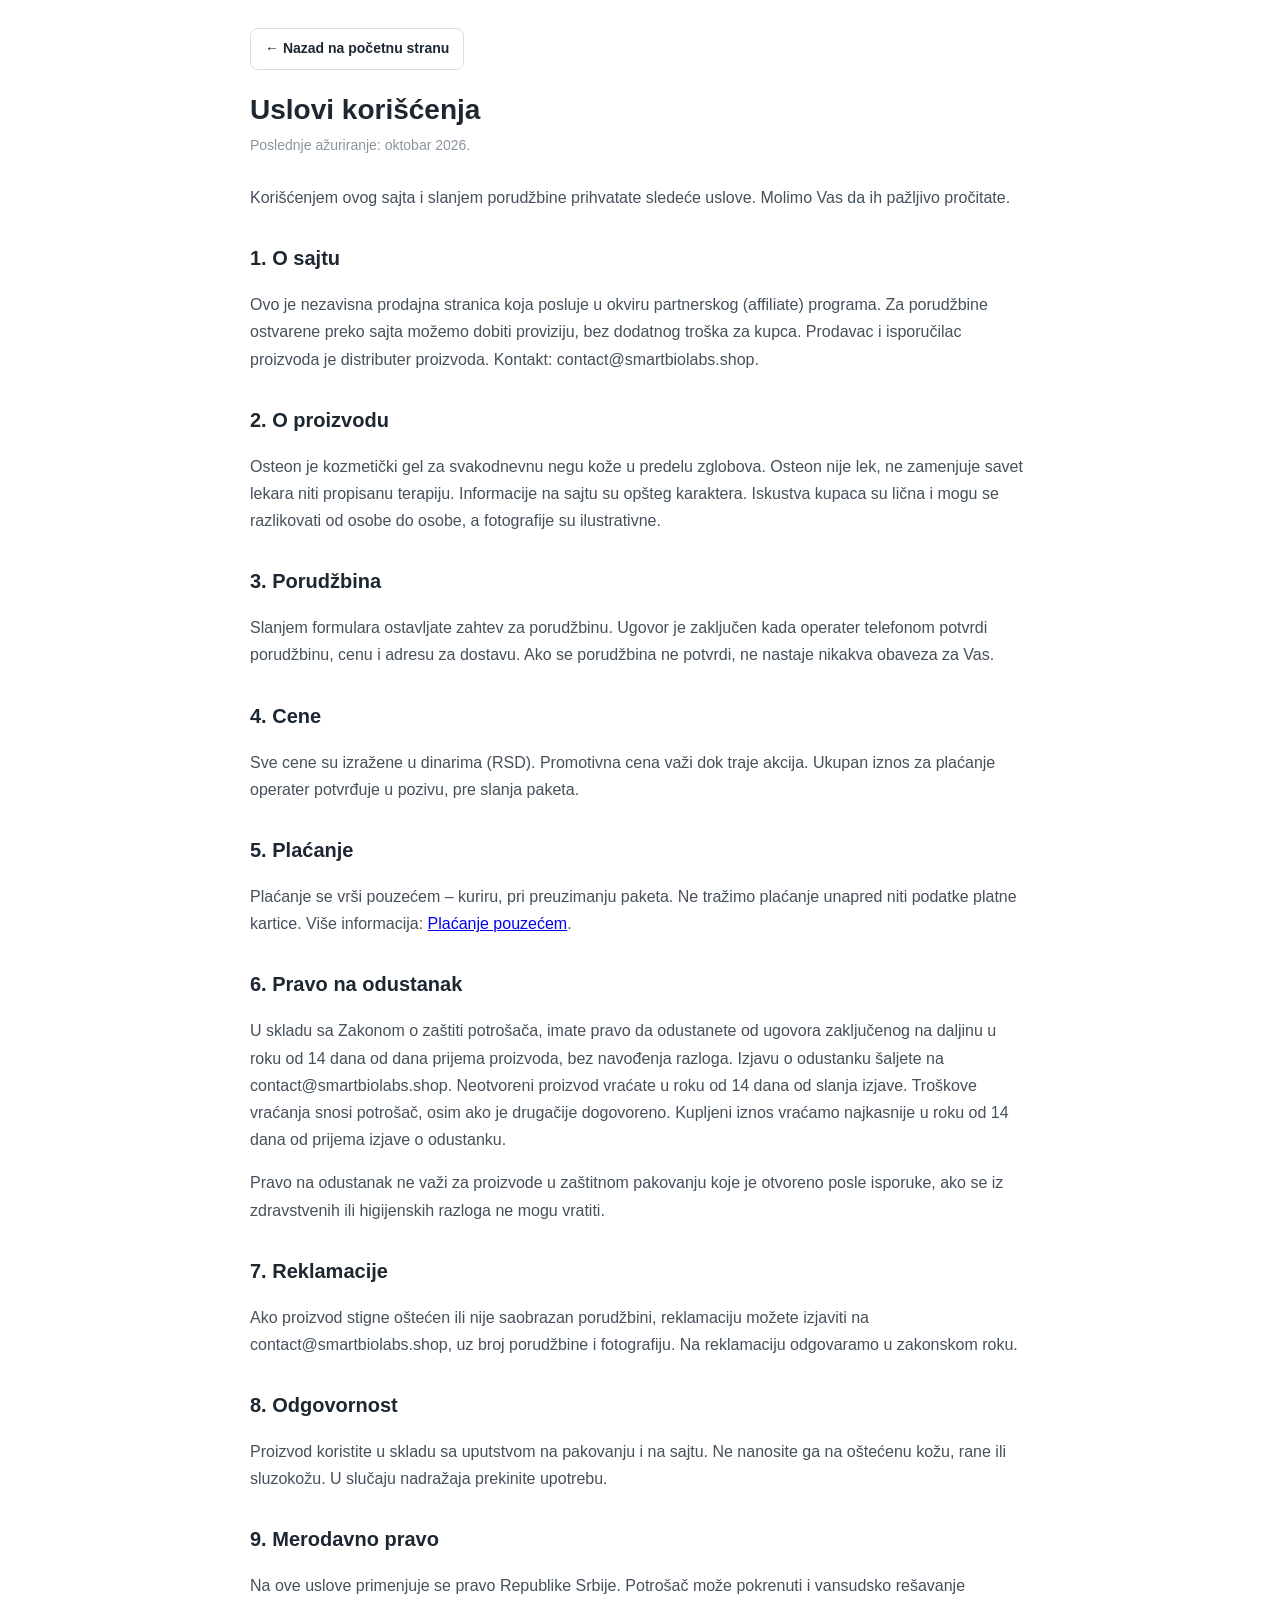
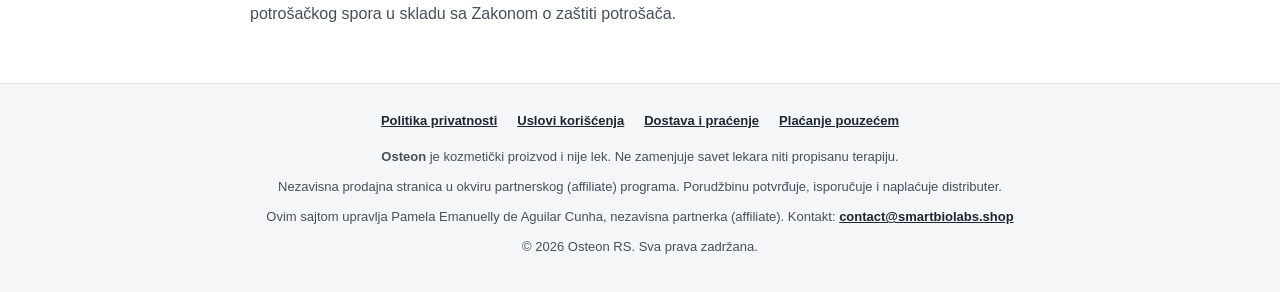
<file: uslovi-koriscenja.html>
<!DOCTYPE html>
<html lang="sr-RS" dir="ltr">
<head>
<meta charset="UTF-8">
<meta name="viewport" content="width=device-width,initial-scale=1">
<title>Uslovi korišćenja – Osteon RS</title>
<meta name="description" content="Uslovi korišćenja sajta i uslovi kupovine Osteon gela: porudžbina, cene, pravo na odustanak i reklamacije.">
<meta name="robots" content="index, follow">
<link rel="canonical" href="https://osteon-rs.vercel.app/uslovi-koriscenja.html">
<link rel="icon" href="favicon.ico" sizes="any">
<link rel="icon" type="image/png" sizes="32x32" href="favicon-32x32.png">
<link rel="icon" type="image/png" sizes="16x16" href="favicon-16x16.png">
<link rel="apple-touch-icon" sizes="180x180" href="apple-touch-icon.png">
<link rel="icon" type="image/png" sizes="192x192" href="android-chrome-192x192.png">
<link rel="icon" type="image/png" sizes="512x512" href="android-chrome-512x512.png">
<link rel="icon" href="img/favicon.png">
<style>
*{box-sizing:border-box}
body{margin:0;font-family:Roboto,Arial,sans-serif;color:#2b333c;background:#fff;line-height:1.7;font-size:16px}
.wrap{max-width:820px;margin:0 auto;padding:28px 20px 40px}
.back{display:inline-block;margin-bottom:22px;color:#1d2731;font-weight:700;text-decoration:none;border:1px solid #d9dee4;border-radius:8px;padding:8px 14px;font-size:14px}
.back:hover{background:#f4f6f8}
h1{font-size:28px;line-height:1.3;margin:0 0 6px;color:#1d2731}
.upd{color:#8a949e;font-size:14px;margin:0 0 26px}
h2{font-size:20px;margin:30px 0 8px;color:#1d2731}
p,li{color:#45505b}
ul,ol{padding-left:22px}
.box{background:#f7f9fb;border:1px solid #e6e9ee;border-radius:12px;padding:16px 18px;margin:20px 0}
footer{background:#f4f6f8;border-top:1px solid #e3e7ec;text-align:center;font-size:13px;color:#5d6672;padding:26px 16px}
footer nav{display:flex;flex-wrap:wrap;justify-content:center;gap:8px 20px;margin-bottom:14px}
footer a{color:#1d2731;font-weight:700}
footer p{margin:0 0 8px}
</style>
    <script src="js/tracking.js" defer></script>
</head>
<body>
<main class="wrap">
<a class="back" href="./">← Nazad na početnu stranu</a>
<h1>Uslovi korišćenja</h1>
<p class="upd">Poslednje ažuriranje: oktobar 2026.</p>
<p>Korišćenjem ovog sajta i slanjem porudžbine prihvatate sledeće uslove. Molimo Vas da ih pažljivo pročitate.</p>
<h2>1. O sajtu</h2>
<p>Ovo je nezavisna prodajna stranica koja posluje u okviru partnerskog (affiliate) programa. Za porudžbine ostvarene preko sajta možemo dobiti proviziju, bez dodatnog troška za kupca. Prodavac i isporučilac proizvoda je distributer proizvoda. Kontakt: contact@smartbiolabs.shop.</p>
<h2>2. O proizvodu</h2>
<p>Osteon je kozmetički gel za svakodnevnu negu kože u predelu zglobova. Osteon nije lek, ne zamenjuje savet lekara niti propisanu terapiju. Informacije na sajtu su opšteg karaktera. Iskustva kupaca su lična i mogu se razlikovati od osobe do osobe, a fotografije su ilustrativne.</p>
<h2>3. Porudžbina</h2>
<p>Slanjem formulara ostavljate zahtev za porudžbinu. Ugovor je zaključen kada operater telefonom potvrdi porudžbinu, cenu i adresu za dostavu. Ako se porudžbina ne potvrdi, ne nastaje nikakva obaveza za Vas.</p>
<h2>4. Cene</h2>
<p>Sve cene su izražene u dinarima (RSD). Promotivna cena važi dok traje akcija. Ukupan iznos za plaćanje operater potvrđuje u pozivu, pre slanja paketa.</p>
<h2>5. Plaćanje</h2>
<p>Plaćanje se vrši pouzećem – kuriru, pri preuzimanju paketa. Ne tražimo plaćanje unapred niti podatke platne kartice. Više informacija: <a href="placanje-pouzecem.html">Plaćanje pouzećem</a>.</p>
<h2>6. Pravo na odustanak</h2>
<p>U skladu sa Zakonom o zaštiti potrošača, imate pravo da odustanete od ugovora zaključenog na daljinu u roku od 14 dana od dana prijema proizvoda, bez navođenja razloga. Izjavu o odustanku šaljete na contact@smartbiolabs.shop. Neotvoreni proizvod vraćate u roku od 14 dana od slanja izjave. Troškove vraćanja snosi potrošač, osim ako je drugačije dogovoreno. Kupljeni iznos vraćamo najkasnije u roku od 14 dana od prijema izjave o odustanku.</p>
<p>Pravo na odustanak ne važi za proizvode u zaštitnom pakovanju koje je otvoreno posle isporuke, ako se iz zdravstvenih ili higijenskih razloga ne mogu vratiti.</p>
<h2>7. Reklamacije</h2>
<p>Ako proizvod stigne oštećen ili nije saobrazan porudžbini, reklamaciju možete izjaviti na contact@smartbiolabs.shop, uz broj porudžbine i fotografiju. Na reklamaciju odgovaramo u zakonskom roku.</p>
<h2>8. Odgovornost</h2>
<p>Proizvod koristite u skladu sa uputstvom na pakovanju i na sajtu. Ne nanosite ga na oštećenu kožu, rane ili sluzokožu. U slučaju nadražaja prekinite upotrebu.</p>
<h2>9. Merodavno pravo</h2>
<p>Na ove uslove primenjuje se pravo Republike Srbije. Potrošač može pokrenuti i vansudsko rešavanje potrošačkog spora u skladu sa Zakonom o zaštiti potrošača.</p>
</main>
<footer>
<nav aria-label="Pravne informacije">
<a href="politika-privatnosti.html">Politika privatnosti</a>
<a href="uslovi-koriscenja.html">Uslovi korišćenja</a>
<a href="dostava-i-pracenje.html">Dostava i praćenje</a>
<a href="placanje-pouzecem.html">Plaćanje pouzećem</a>
</nav>
<p><strong>Osteon</strong> je kozmetički proizvod i nije lek. Ne zamenjuje savet lekara niti propisanu terapiju.</p>
<p>Nezavisna prodajna stranica u okviru partnerskog (affiliate) programa. Porudžbinu potvrđuje, isporučuje i naplaćuje distributer.</p>
<p>Ovim sajtom upravlja Pamela Emanuelly de Aguilar Cunha, nezavisna partnerka (affiliate). Kontakt: <a href="mailto:contact@smartbiolabs.shop">contact@smartbiolabs.shop</a></p>
<p>© 2026 Osteon RS. Sva prava zadržana.</p>
</footer>
</body>
</html>
</file>
<file: css/style.css>
.container {
    padding-right: 10px;
    padding-left: 10px
}

*,
.reviews__item,
.slick-slider {
    -webkit-box-sizing: border-box;
            box-sizing: border-box
}

.slick-loading .slick-slide,
.slick-loading .slick-track {
    visibility: hidden
}

.slick-dots,
ul {
    list-style: none
}

.reviews__item,
.slick-dots li button,
.slick-dots li button:focus,
.slick-dots li button:hover,
.slick-list:focus,
.slick-next,
.slick-prev,
.slick-slide,
a,
a:focus,
button,
button:focus,
input,
input:focus {
    outline: 0
}

.form,
.slick-dots,
.title {
    text-align: center
}

.nav__list,
.price {
    -webkit-box-pack: justify;
        -ms-flex-pack: justify;
            justify-content: space-between
}

.btn,
.slick-list,
svg {
    overflow: hidden
}

.container {
    width: 100%;
    margin: 0 auto
}

@media (min-width:480px) {
    .container {
        width: 480px
    }
}

@media (min-width:640px) {
    .container {
        width: 640px
    }
}

@media (min-width:768px) {
    .container {
        width: 768px
    }
}

@media (min-width:1024px) {
    .container {
        width: 1024px
    }
}

@media (min-width:1200px) {
    .container {
        width: 1190px
    }
}

.wrap::after,
.wrap::before {
    content: "";
    display: table;
    clear: both
}

.slick-list,
.slick-slider,
.slick-track,
footer,
header,
nav,
section {
    display: block
}

a,
b,
body,
center,
dd,
div,
footer,
form,
h1,
h2,
h3,
header,
html,
i,
img,
label,
li,
nav,
object,
output,
p,
s,
section,
span,
time,
u,
ul,
var {
    margin: 0;
    padding: 0;
    border: 0;
    font: inherit;
    vertical-align: baseline
}

.slick-dots li button:before,
.slick-next:before,
.slick-prev:before {
    -webkit-font-smoothing: antialiased;
    -moz-osx-font-smoothing: grayscale
}

.text-bold,
.title {
    font-weight: 700
}

body {
    line-height: 1
}

br {
    font-size: 0
}

a {
    text-decoration: none
}

button {
    border: none
}

.slick-slider {
    position: relative;
    -webkit-user-select: none;
    -moz-user-select: none;
     -ms-user-select: none;
         user-select: none;
    -webkit-touch-callout: none;
    -khtml-user-select: none;
    -ms-touch-action: pan-y;
        touch-action: pan-y;
    -webkit-tap-highlight-color: transparent
}

.slick-list {
    position: relative;
    margin: 0;
    padding: 0
}

.slick-list.dragging {
    cursor: pointer
}

.slick-slider .slick-list,
.slick-slider .slick-track {
    -webkit-transform: translate3d(0, 0, 0);
            transform: translate3d(0, 0, 0)
}

.slick-track {
    position: relative;
    top: 0;
    left: 0;
    margin-left: auto;
    margin-right: auto
}

.slick-track:after,
.slick-track:before {
    display: table;
    content: ''
}

.slick-track:after {
    clear: both
}

.slick-slide {
    display: none;
    float: left;
    height: 100%;
    min-height: 1px
}

.slick-slide img {
    display: block
}

.slick-slide.slick-loading img {
    display: none
}

.slick-slide.dragging img {
    pointer-events: none
}

.slick-initialized .slick-slide {
    display: block
}

.slick-vertical .slick-slide {
    display: block;
    height: auto;
    border: 1px solid transparent
}

.slick-arrow.slick-hidden {
    display: none
}

.slick-dots,
.slick-next,
.slick-prev {
    position: absolute;
    display: block;
    padding: 0
}

.slick-loading .slick-list {
    background: #fff
}

.slick-next,
.slick-prev {
    font-size: 0;
    line-height: 0;
    top: 50%;
    width: 20px;
    height: 20px;
    -webkit-transform: translate(0, -50%);
            transform: translate(0, -50%);
    cursor: pointer;
    color: transparent;
    border: none;
    background: 0 0
}

.slick-next:focus,
.slick-next:hover,
.slick-prev:focus,
.slick-prev:hover {
    color: transparent;
    outline: 0;
    background: 0 0
}

.slick-next:focus:before,
.slick-next:hover:before,
.slick-prev:focus:before,
.slick-prev:hover:before {
    opacity: 1
}

.slick-next.slick-disabled:before,
.slick-prev.slick-disabled:before {
    opacity: .25
}

.slick-next:before,
.slick-prev:before {
    font-size: 20px;
    line-height: 1;
    opacity: .75;
    color: #fff
}

.slick-prev {
    left: -25px
}

.slick-prev:before {
    content: '←'
}

.slick-next:before {
    content: '→'
}

.slick-next {
    right: -25px
}

.slick-dots {
    bottom: -25px;
    left: 0;
    width: 100%;
    margin: 0
}

.slick-dots li {
    position: relative;
    display: inline-block;
    width: 20px;
    height: 20px;
    margin: 0 5px;
    padding: 0;
    cursor: pointer
}

.slick-dots li button {
    font-size: 0;
    line-height: 0;
    display: block;
    width: 20px;
    height: 20px;
    padding: 5px;
    cursor: pointer;
    color: transparent;
    border: 0;
    background: 0 0
}

.form,
.form__head::after {
    background-color: #f1f4f6
}

.form::after,
.form__footer,
.form__label::before {
    background-repeat: no-repeat
}

.slick-dots li button:focus:before,
.slick-dots li button:hover:before {
    opacity: 1
}

.slick-dots li button:before {
    font-size: 6px;
    line-height: 20px;
    position: absolute;
    top: 0;
    left: 0;
    width: 20px;
    height: 20px;
    content: "";
    text-align: center;
    opacity: .25;
    color: #000
}

.slick-dots li.slick-active button:before {
    opacity: .75;
    color: #000
}

body {
    font-family: Roboto, sans-serif;
    font-size: 14px
}

img {
    max-width: 100%
}

.title {
    font-size: 44px;
    line-height: 1;
    color: #4a5665;
    margin: 0 auto
}

.main-color {
    color: #de3875
}

.nowrap {
    white-space: nowrap
}

.form {
    max-width: 269px;
    border-radius: 10px;
    border: 4px solid #f39167;
    position: relative;
    -webkit-box-shadow: 0 0 20px 5px rgba(196, 170, 160, .5);
            box-shadow: 0 0 20px 5px rgba(196, 170, 160, .5)
}

.form::after {
    content: '';
    display: block;
    position: absolute;
    height: 286px;
    width: 53px;
    right: -42px;
    top: 123px;
    background-image: url(../img/form-arrow.svg);
    background-size: contain
}

.btn::before,
.form__label::before {
    top: 50%;
    content: ''
}

.form__head {
    padding: 18px 16px 12px;
    position: relative;
    z-index: 0
}

.form__head::after {
    display: block;
    position: absolute;
    bottom: 0;
    left: -3px;
    width: 135px;
    height: 135px;
    -webkit-transform: translateY(50%) translateX(50%) scaleY(.12) scaleX(1.37) rotate(45deg);
            transform: translateY(50%) translateX(50%) scaleY(.12) scaleX(1.37) rotate(45deg);
    z-index: -1;
    content: ''
}

.form__title {
    font-size: 20px;
    color: #000;
    font-weight: 500;
    line-height: 1
}

.form__date {
    color: #f39167;
    line-height: 24px;
    display: inline-block;
    margin-top: 2px
}

.form__body {
    background-color: #fff;
    padding: 23px 16px 20px
}

.form__label {
    display: block;
    margin-bottom: 16px;
    position: relative;
    max-width: 220px;
    margin-left: auto;
    margin-right: auto
}

.form__label::before {
    display: block;
    position: absolute;
    height: 24px;
    width: 22px;
    background-image: url(../img/ico-name.svg);
    background-position: 50%;
    background-size: contain;
    left: 20px;
    -webkit-transform: translateY(-50%);
            transform: translateY(-50%)
}

.form__label--tel::before {
    background-image: url(../img/ico-phone.svg)
}

.form__label input {
    padding-top: 20px;
    padding-bottom: 18px;
    font-size: 16px;
    color: #666;
    border-radius: 5px;
    border: 1px solid #dedddd;
    -webkit-box-shadow: inset 1px 3px 5px rgba(34, 35, 39, .09);
            box-shadow: inset 1px 3px 5px rgba(34, 35, 39, .09);
    padding-left: 54px;
    max-width: 100%
}

.form__label input:focus,
.form__label input:hover {
    -webkit-box-shadow: inset 0 0 10px 2px rgba(34, 35, 39, .2);
            box-shadow: inset 0 0 10px 2px rgba(34, 35, 39, .2)
}

.form__lastpack {
    font-size: 16px;
    font-weight: 500;
    margin-top: 7px
}

.form__lastpack .lastpack {
    color: #f39167
}

.form__footer {
    padding: 20px 16px 20px 45px;
    font-size: 15px;
    color: #1f1f1f;
    background-image: url(../img/ico-pay.svg);
    background-position: 30px 50%
}

.ever-popup__inner .ever-popup__close {
    top: -10px;
    right: -200px
}

.price {
    display: -webkit-box;
    display: -ms-flexbox;
    display: flex;
    -ms-flex-wrap: wrap;
        flex-wrap: wrap;
    margin-top: 16px
}

.price__caption {
    margin-bottom: 2px;
    text-align: center;
}

.center,
.subtitle {
    text-align: center
}

.price__old {
    display: -webkit-box;
    display: -ms-flexbox;
    display: flex;
    -webkit-box-orient: vertical;
    -webkit-box-direction: normal;
        -ms-flex-direction: column;
            flex-direction: column;
    margin-left: auto;
    margin-right: 5px;
    position: relative
}

.price__old::before {
    content: '';
    display: block;
    position: absolute;
    height: 54px;
    width: 1px;
    background-color: rgba(209, 208, 208, .6);
    right: -10px
}

.price__old .price__caption {
    font-size: 13px;
    color: #666;
    font-weight: 400
}

.price__old .price__num {
    font-size: 20px;
    color: #3a3a3a;
    position: relative
}

.price__old .price__num::after,
.price__old .price__num::before {
    content: '';
    display: block;
    position: absolute;
    width: 112%;
    height: 1px;
    background-color: #f01d07;
    -webkit-transform: rotate(18deg);
            transform: rotate(18deg);
    top: 50%;
    left: 0
}

.btn,
.price__new {
    margin-right: auto;
    position: relative
}

.price__old .price__num::after {
    -webkit-transform: rotate(-18deg);
            transform: rotate(-18deg)
}

.price__old .price__currency {
    font-size: 16px;
    color: #3a3a3a
}

.price__new {
    display: -webkit-box;
    display: -ms-flexbox;
    display: flex;
    -webkit-box-orient: vertical;
    -webkit-box-direction: normal;
        -ms-flex-direction: column;
            flex-direction: column;
    margin-left: 5px;
    left: 10px
}

.btn,
.nav {
    margin-left: auto
}

.price__new .price__value {
    color: #de3875
}

.price__new .price__caption {
    font-size: 14px;
    color: #30302f
}

.price__new .price__num {
    font-size: 26px;
    font-weight: 700;
    letter-spacing: -1.5px
}

.price__new .price__currency {
    font-weight: 600;
    font-size: 16px
}

.btn {
    background: -webkit-gradient(linear, left top, right top, color-stop(0, #1e9c57), color-stop(50%, #2fc172), to(#1e9c57));
    background: linear-gradient(to right, #1e9c57 0, #2fc172 50%, #1e9c57 100%);
    padding: 8px 20px 10px;
    border-radius: 5px;
    font-size: 28px;
    font-weight: 900;
    color: #fff;
    line-height: 1;
    -webkit-box-shadow: 0 5px 0 #147a42, 0 20px 16px -7px rgba(20, 122, 66, .28);
            box-shadow: 0 5px 0 #147a42, 0 20px 16px -7px rgba(20, 122, 66, .28);
    margin-bottom: 20px;
    cursor: pointer;
    width: 100%;
    max-width: 220px;
    font-family: Roboto;
    -webkit-transition: .3s;
    transition: .3s
}

.btn:hover {
    -webkit-box-shadow: 0 5px 0 #147a42, 0 0 16px -7px rgba(20, 122, 66, 0);
            box-shadow: 0 5px 0 #147a42, 0 0 16px -7px rgba(20, 122, 66, 0);
    -webkit-transition: .3s;
    transition: .3s
}

.btn:hover::before {
    -webkit-animation: main_btn .4s linear;
            animation: main_btn .4s linear
}

.btn:active {
    -webkit-box-shadow: 0 0 0 #147a42, 0 0 16px -7px rgba(20, 122, 66, 0);
            box-shadow: 0 0 0 #147a42, 0 0 16px -7px rgba(20, 122, 66, 0);
    -webkit-transition: .1s;
    transition: .1s;
    -webkit-transform: translateY(5px);
            transform: translateY(5px)
}

.btn__small {
    font-size: 21px;
    font-weight: 500;
    display: block;
    margin-top: -2px
}

.btn::before {
    width: 20px;
    height: 150%;
    background: rgba(255, 255, 255, .4);
    -webkit-box-shadow: 0 0 63px 3px #fff;
            box-shadow: 0 0 63px 3px #fff;
    -webkit-transform: translateY(-50%) rotate(25deg);
            transform: translateY(-50%) rotate(25deg);
    position: absolute;
    left: -20%
}

.nav {
    max-width: 769px;
    width: 100%;
    padding-top: 10px
}

.nav__list {
    display: -webkit-box;
    display: -ms-flexbox;
    display: flex
}

.nav__link {
    font-size: 18px;
    color: #4a5665;
    font-weight: 500;
    cursor: default
}

@-webkit-keyframes main_btn {
    0% {
        left: -10%
    }
    100% {
        left: 120%
    }
}

@keyframes main_btn {
    0% {
        left: -10%
    }
    100% {
        left: 120%
    }
}

.header {
    background-image: url(../img/bg-header.png);
    background-position: 50% 0;
    background-repeat: no-repeat;
    position: relative;
    z-index: auto;
    padding-bottom: 85px;
    background-size: cover
}

.header::after {
    content: '';
    display: block;
    width: 100%;
    height: 43px;
    background: url(../img/wave-top.png) center center no-repeat;
    background-size: cover;
    position: absolute;
    bottom: 0;
    left: 50%;
    -webkit-transform: translateX(-50%);
            transform: translateX(-50%);
    z-index: 1
}

.header__top {
    display: -webkit-box;
    display: -ms-flexbox;
    display: flex;
    padding-top: 20px;
    margin-bottom: 33px;
}

.header__logo {
    margin-left: 1px;
}

.header__content {
    display: -webkit-box;
    display: -ms-flexbox;
    display: flex;
    -ms-flex-wrap: wrap;
        flex-wrap: wrap
}

.header__about {
    max-width: 515px;
    position: relative;
    z-index: 2
}

.header__title {
    font-size: 50px;
    font-weight: 900;
    line-height: 54px;
    color: #3a3a3a;
    margin-bottom: 50px
}

.header__title span {
    line-height: 60px;
    display: block;
    font-size: 54px;
    margin-bottom: 3px
}

.header__features-item {
    font-size: 20px;
    color: #4a5665;
    font-weight: 400;
    line-height: 1.2;
    margin-bottom: 23px;
    padding-left: 37px;
    position: relative
}

.header__features-item::before {
    content: '';
    display: block;
    position: absolute;
    background-color: #fff;
    border-radius: 50%;
    height: 9px;
    width: 9px;
    border: 3px solid #ed6b23;
    left: 0;
    top: 8px
}

.header__features-item b {
    color: #1d1d1b;
    font-weight: 700;
    display: block;
    line-height: 30px;
    margin-bottom: -3px
}

.components .components__results .components__popup-head .components__popup-title,
.factors__name {
    line-height: 1.1
}

.header__prod {
    position: relative;
    /* max-width: 172px; */
    max-width: 112px;
    -ms-flex-item-align: end;
        align-self: flex-end;
    top: 135px;
    /* right: 83px; */
    right: 83px;
    z-index: 3
}

.header .form {
    margin-left: auto;
    -ms-flex-item-align: start;
        align-self: flex-start;
    position: relative;
    z-index: 2
}

.header__woman {
    position: absolute;
    z-index: auto;
    bottom: -210px;
    left: 50%;
    -webkit-transform: translateX(-45%);
            transform: translateX(-45%);
    width: 740px
}

.factors,
.wave {
    position: relative
}

.factors {
    padding: 70px 0;
    background: #fff;
    z-index: 1
}

.wave::after,
.wave::before {
    display: block;
    position: absolute;
    left: 50%;
    content: '';
    -webkit-transform: translateX(-50%);
            transform: translateX(-50%);
    background-size: cover
}

.wave::before {
    width: 326px;
    height: 34px;
    background: url(../img/wave-bottom.png) center center no-repeat;
    top: 0
}

.wave::after {
    width: 100%;
    height: 43px;
    background: url(../img/wave-top.png) center center no-repeat;
    bottom: 0;
    z-index: 1;
    background-size: cover
}

.title-factors {
    margin-bottom: 53px
}

.factors-path {
    fill: #fff;
    fill-rule: evenodd
}

.factors-path-podagra {
    fill-rule: initial
}

.factors__wrap {
    display: -webkit-box;
    display: -ms-flexbox;
    display: flex;
    -webkit-box-pack: start;
        -ms-flex-pack: start;
            justify-content: flex-start;
    -webkit-box-align: start;
        -ms-flex-align: start;
            align-items: flex-start;
    -ms-flex-wrap: wrap;
        flex-wrap: wrap;
    margin-bottom: 91px
}

.factors__item {
    width: 370px;
    margin-right: 30px;
    margin-bottom: 30px
}

.factors__item:nth-child(3n+3) {
    margin-right: 0
}

.factors__item:nth-last-child(-n+3) {
    margin-bottom: 0
}

.factors__item:nth-child(even) .factors__circle::before {
    border-radius: 50% 50% 0 0/100% 100% 0 0;
    bottom: auto;
    top: 0
}

.factors__name {
    font-size: 24px;
    font-weight: 700;
    color: #1d1d1b;
    max-width: 245px;
    margin-bottom: 21px
}

.factors__line {
    width: 100%;
    height: 2px;
    background: #fdc85c;
    display: block;
    position: relative;
    margin-bottom: 34px
}

.factors__circle {
    display: -webkit-box;
    display: -ms-flexbox;
    display: flex;
    -webkit-box-pack: center;
        -ms-flex-pack: center;
            justify-content: center;
    -webkit-box-align: center;
        -ms-flex-align: center;
            align-items: center;
    width: 100px;
    height: 100px;
    background: #fdc85c;
    border-radius: 50%;
    position: absolute;
    top: calc(50% - 50px);
    right: 0;
    z-index: auto
}

.factors__circle::before {
    content: '';
    width: 100%;
    height: 50%;
    background: #eef2f7;
    border-radius: 0 0 50% 50%/0 0 100% 100%;
    position: absolute;
    left: -10px;
    bottom: 0;
    z-index: -2
}

.factors__point {
    font-size: 20px;
    line-height: 1;
    color: #4a5665;
    padding-left: 20px;
    margin-bottom: 8px;
    position: relative
}

.factors__point::before {
    content: '';
    width: 8px;
    height: 8px;
    background: #fdc85c;
    border-radius: 50%;
    position: absolute;
    top: 7px;
    left: 0
}

.factors__item-podagra {
    margin-top: 60px
}

.factors__item-injuries {
    margin-top: 30px
}

.factors__conclusion {
    font-size: 28px;
    line-height: 1.2;
    color: #4a5665;
    text-align: center;
    max-width: 750px;
    margin: 0 auto
}

.factors__item-process .factors__circle,
.factors__item-process .factors__line,
.factors__item-process .factors__point::before {
    background: #f88d01
}

.factors__item-infection .factors__circle,
.factors__item-infection .factors__line,
.factors__item-infection .factors__point::before {
    background: #cc6638
}

.factors__item-loads .factors__circle,
.factors__item-loads .factors__line,
.factors__item-loads .factors__point::before {
    background: #fe8aa0
}

.factors__item-injuries .factors__circle,
.factors__item-injuries .factors__line,
.factors__item-injuries .factors__point::before {
    background: #e04c80
}

.factors__item-podagra .factors__circle,
.factors__item-podagra .factors__line,
.factors__item-podagra .factors__point::before {
    background: #861335
}

.subtitle {
    color: #89939f;
    font-size: 22px;
    margin: 9px 0 115px
}

.solution {
    padding: 70px 0 80px;
    position: relative;
    background-color: #f1f3f7;
    background-image: radial-gradient(#e8ecf0 15%, transparent 0), radial-gradient(#e8ecf0 15%, transparent 0), url(../img/main-bg.png);
    background-repeat: repeat, repeat, no-repeat;
    background-size: 16px 16px, 16px 16px, cover;
    background-position: 0 0, 8px 8px, center bottom
}

.solution__items {
    position: relative;
    display: -webkit-box;
    display: -ms-flexbox;
    display: flex;
    -ms-flex-wrap: wrap;
        flex-wrap: wrap;
    -webkit-box-pack: justify;
        -ms-flex-pack: justify;
            justify-content: space-between;
    margin-bottom: 103px
}

.solution__items::before {
    background-image: url(../img/product.png);
    background-repeat: no-repeat;
    background-position: center center;
    background-size: contain;
    content: '';
    display: block;
    width: 250px;
    /* height: 520px; */
    height: 420px;
    position: absolute;
    top: -8px;
    /* top: -78px; */
    left: 50%;
    -webkit-transform: translateX(-50%);
            transform: translateX(-50%);
    z-index: 10
}

.solution__row {
    width: 100%;
    display: -webkit-box;
    display: -ms-flexbox;
    display: flex;
    -webkit-box-pack: justify;
        -ms-flex-pack: justify;
            justify-content: space-between;
    margin-bottom: 65px
}

.solution__row .item {
    position: relative;
    width: 50%;
    z-index: 9
}

.solution__row .item::before,
.solution__row .item:nth-child(1)::after {
    position: absolute;
    z-index: 0;
    content: ''
}

.solution__row .item__descr {
    font-size: 18px;
    color: #4a5665
}

.solution__row .item__descr span {
    color: #1d1d1b;
    font-size: 24px;
    display: inline-block;
    margin-bottom: 10px
}

.solution__row .item::before {
    width: 12px;
    height: 12px;
    background: #f88c00;
    border-radius: 50%;
    border: 10px solid #fff;
    top: -5px
}

.solution__row .item:nth-child(1) {
    text-align: right;
    padding-right: 208px
}

.solution__row .item:nth-child(1)::before {
    right: 155px
}

.solution__row .item:nth-child(1)::after {
    display: block;
    width: 100%;
    max-width: 310px;
    height: 2px;
    background: #fff;
    top: 10px;
    left: 430px
}

.solution__row .item:nth-child(2) {
    padding-left: 212px
}

.solution__row .item:nth-child(2)::before {
    left: 155px
}

.solution__foot-title {
    text-align: center;
    font-size: 28px;
    font-weight: 500
}

.btn-solution {
    margin-top: 25px;
    margin-bottom: 0
}

.components {
    padding: 50px 0 70px
}

.title-components {
    margin-bottom: 83px
}

.components-svg {
    fill: #eef2f7;
    fill-rule: evenodd
}

.components__wrap {
    margin-bottom: 45px
}

.components__row {
    display: -webkit-box;
    display: -ms-flexbox;
    display: flex;
    -webkit-box-pack: start;
        -ms-flex-pack: start;
            justify-content: flex-start;
    -webkit-box-align: start;
        -ms-flex-align: start;
            align-items: flex-start;
    margin-bottom: 48px
}

.components__row:last-child {
    margin-bottom: 0
}

.components__item {
    display: -webkit-box;
    display: -ms-flexbox;
    display: flex;
    -webkit-box-pack: start;
        -ms-flex-pack: start;
            justify-content: flex-start;
    -webkit-box-align: center;
        -ms-flex-align: center;
            align-items: center;
    width: 610px;
    -ms-flex-negative: 0;
        flex-shrink: 0;
    position: relative;
    padding-left: 185px
}

.components__item:first-child {
    width: 510px;
    margin-right: 60px
}

.components__item:last-child {
    padding-left: 215px
}

.components__item:last-child .components__img {
    width: 200px
}

.components__img {
    -ms-flex-negative: 0;
        flex-shrink: 0;
    width: 170px;
    position: absolute;
    top: 50%;
    -webkit-transform: translateY(-50%);
            transform: translateY(-50%);
    left: 0
}

.components__img img {
    display: block;
    margin-left: auto;
    max-width: initial
}

.components__img-5 {
    left: -28px
}

.components__name {
    font-size: 20px;
    line-height: 1;
    font-weight: 700;
    color: #1d1d1b;
    background: #eef2f7;
    border-radius: 50px;
    display: inline-block;
    padding: 10px 16px;
    margin-bottom: 10px
}

.components__text {
    font-size: 18px;
    line-height: 1.4;
    color: #4a5665;
    padding-left: 15px
}

.components__bottom {
    display: -webkit-box;
    display: -ms-flexbox;
    display: flex;
    -webkit-box-pack: start;
        -ms-flex-pack: start;
            justify-content: flex-start;
    -webkit-box-align: start;
        -ms-flex-align: start;
            align-items: flex-start
}

.components__fact {
    width: 170px;
    height: 170px;
    -ms-flex-negative: 0;
        flex-shrink: 0;
    margin-right: 30px
}

.components__about {
    font-size: 20px;
    line-height: 1.5;
    color: #2c2c29;
    border-top: 2px solid #eef2f7;
    border-bottom: 2px solid #eef2f7;
    padding: 24px 0;
    margin: 11px 0 23px
}

.components__links {
    display: -webkit-box;
    display: -ms-flexbox;
    display: flex;
    -webkit-box-pack: start;
        -ms-flex-pack: start;
            justify-content: flex-start;
    -webkit-box-align: center;
        -ms-flex-align: center;
            align-items: center
}

.components__link {
    font-size: 17px;
    line-height: 1;
    color: #0095d3;
    cursor: pointer
}

.components__link:first-child {
    margin-right: 36px
}

.components__link:hover {
    text-decoration: underline
}

.green-color {
    color: #2c9748
}

.components__popup {
    position: fixed;
    display: none;
    width: 1010px;
    max-height: 95vh;
    overflow: scroll;
    left: 50%;
    -webkit-transform: translateX(-50%) translateY(-50%);
            transform: translateX(-50%) translateY(-50%);
    text-align: center;
    background-color: #fff;
    border-radius: 10px;
    border: 1px solid #d8dde5;
    top: 50%;
    -webkit-box-shadow: 15px 24px 76px rgba(102, 108, 115, .9);
            box-shadow: 15px 24px 76px rgba(102, 108, 115, .9);
    z-index: 10
}

.order__img,
.reviews__img,
.reviews__text,
.use {
    overflow: hidden
}

.components__popup.show {
    display: block
}

.components__popup::-webkit-scrollbar {
    display: none
}

.components .components__authors .components__popup-head {
    text-align: left;
    padding: 46px 150px;
    background: #f5f7f9;
    position: relative;
    border-radius: 10px
}

.components .components__authors .components__popup-head::before {
    content: '';
    display: block;
    width: 98px;
    height: 99px;
    position: absolute;
    left: 24px;
    top: 24px;
    background: url(../img/components-authors-top.png)
}

.components .components__authors .components__authors-wrap {
    display: -webkit-box;
    display: -ms-flexbox;
    display: flex;
    -webkit-box-pack: justify;
        -ms-flex-pack: justify;
            justify-content: space-between;
    padding: 35px 170px 35px 182px;
    position: relative
}

.components .components__authors .components__authors-wrap::before {
    content: '';
    display: block;
    width: 182px;
    height: 180px;
    position: absolute;
    left: 0;
    bottom: 0;
    background: url(../img/components-authors-bottom.png);
    background-size: contain
}

.components .components__authors .components__authors-wrap .components__popup-text {
    text-align: left;
    max-width: 270px;
    margin-bottom: 68px;
    position: relative;
    z-index: 2
}

.components .components__authors .components__authors-wrap .components__popup-text::before {
    content: '1';
    display: block;
    font-size: 100px;
    color: #f5f7f9;
    font-weight: 900;
    position: absolute;
    z-index: -1;
    bottom: 0;
    left: -35px
}

.components .components__authors .components__authors-wrap .components__popup-text:nth-child(2)::before {
    content: '2'
}

.components .components__authors .components__authors-wrap .components__popup-text:nth-child(3)::before {
    content: '3'
}

.components .components__authors .components__authors-wrap .components__authors-right .components__popup-text:nth-child(1)::before {
    content: '4'
}

.components .components__authors .components__authors-wrap .components__authors-right .components__popup-text:nth-child(2)::before {
    content: '5'
}

.components .components__results .components__popup-head {
    text-align: left;
    padding: 36px 152px;
    background: #f5f7f9;
    position: relative;
    border-radius: 10px
}

.components .components__results .components__popup-head::before {
    content: '';
    display: block;
    width: 98px;
    height: 99px;
    position: absolute;
    left: 24px;
    top: 34px;
    background: url(../img/popup-resuts-top.png)
}

.components .components__results .components__results-wrap {
    padding: 25px 170px 45px 152px;
    position: relative;
    text-align: left;
    z-index: 2
}

.components .components__results .components__results-wrap::before {
    content: '';
    display: block;
    width: 182px;
    height: 180px;
    position: absolute;
    left: 0;
    bottom: 0;
    background: url(../img/components-authors-bottom.png);
    background-size: contain;
    z-index: 0
}

.compare::after,
.compare::before {
    content: '';
    left: 50%
}

.components__popup-title {
    display: inline-block;
    color: #4a5665;
    font-size: 38px;
    font-weight: 500;
    line-height: 50px;
    border-bottom: 2px solid #dae1e9
}

.components__popup-text {
    color: #4a5665;
    font-size: 17px;
    line-height: 24px;
    position: relative;
    z-index: 2
}

.components__popup-btn {
    width: 30px;
    height: 30px;
    background-color: #d5dce5;
    border-radius: 50%;
    position: absolute;
    right: 15px;
    top: 14px;
    cursor: pointer
}

.components__popup-btn::after,
.components__popup-btn::before {
    content: '';
    display: block;
    position: absolute;
    background-color: #fff;
    height: 2px;
    width: 20px;
    left: 50%;
    top: 50%;
    -webkit-transform: translateX(-50%) translateY(-50%) rotate(45deg);
            transform: translateX(-50%) translateY(-50%) rotate(45deg)
}

.components__popup-btn::after {
    -webkit-transform: translateX(-50%) translateY(-50%) rotate(-45deg);
            transform: translateX(-50%) translateY(-50%) rotate(-45deg)
}

.compare::before {
    width: 326px;
    height: 34px;
    background: url(../img/wave-bottom.png) center center no-repeat;
    position: absolute;
    top: 0;
    -webkit-transform: translateX(-50%);
            transform: translateX(-50%)
}

.compare::after {
    width: 100%;
    height: 43px;
    background: url(../img/wave-top.png) center center no-repeat;
    background-size: cover;
    position: absolute;
    bottom: -1px;
    -webkit-transform: translateX(-50%);
            transform: translateX(-50%)
}

.compare,
.compare__items {
    position: relative
}

.compare {
    padding: 70px 0 90px;
    background-color: #f1f3f7;
    background-image: radial-gradient(#e8ecf0 15%, transparent 0), radial-gradient(#e8ecf0 15%, transparent 0), url(../img/main-bg.png);
    background-repeat: repeat, repeat, no-repeat;
    background-size: 16px 16px, 16px 16px, cover;
    background-position: 0 0, 8px 8px, center bottom
}

.compare .title {
    margin-bottom: 60px
}

.compare__items::after,
.compare__items::before {
    content: '';
    display: block;
    position: absolute;
    left: 50%
}

.compare__items::before {
    width: 93px;
    height: 103px;
    top: -10px;
    -webkit-transform: translateX(-50%);
            transform: translateX(-50%);
    background: url(../img/compare-weight.png)
}

.compare__items::after {
    width: 2px;
    height: 430px;
    top: 140px;
    background: #fff;
    z-index: 0
}

.compare__row {
    display: -webkit-box;
    display: -ms-flexbox;
    display: flex;
    -webkit-box-pack: justify;
        -ms-flex-pack: justify;
            justify-content: space-between;
    color: #4a5665;
    margin-bottom: 40px;
    position: relative
}

.compare__row::after,
.compare__row::before {
    display: block;
    position: absolute;
    left: 50%;
    top: 0;
    content: '';
    -webkit-transform: translateX(-50%);
            transform: translateX(-50%)
}

.compare__row::before {
    width: 316px;
    height: 2px;
    background-color: #fff;
    background-image: -webkit-gradient(linear, right top, left top, color-stop(0, #b6ef2e), to(#ef5b4d));
    background-image: linear-gradient(to left, #b6ef2e 0, #ef5b4d 100%);
    z-index: 0
}

.compare__row::after {
    width: 11px;
    height: 11px;
    background: #f9d117;
    border-radius: 50%;
    border: 10px solid #fff;
    z-index: 2
}

.compare .first-row {
    margin-bottom: 45px
}

.compare .first-row::after,
.compare .first-row::before {
    display: none
}

.compare__descr {
    font-size: 18px;
    line-height: 1.3
}

.compare__descr-title {
    font-size: 30px;
    line-height: 1.1
}

.compare__descr-prod {
    color: #1d1d1b;
    font-size: 44px
}

.compare__left,
.compare__right {
    width: 50%
}

.compare__left {
    display: -webkit-box;
    display: -ms-flexbox;
    display: flex;
    -webkit-box-pack: end;
        -ms-flex-pack: end;
            justify-content: flex-end;
    -webkit-box-align: center;
        -ms-flex-align: center;
            align-items: center;
    text-align: right;
    padding-right: 125px
}

.attention__text,
.footer__center,
.order,
.reviews__info,
.reviews__popup,
.reviews__text {
    text-align: center
}

.compare__left .compare__img-wrap {
    position: relative;
    z-index: 5;
    margin-left: 28px
}

.compare__left .compare__descr {
    padding-left: 80px
}

.compare__left .compare__descr-title {
    padding-left: 30px
}

.compare__right {
    display: -webkit-box;
    display: -ms-flexbox;
    display: flex;
    -webkit-box-align: center;
        -ms-flex-align: center;
            align-items: center;
    padding-left: 125px
}

.use-girl img,
.use::before {
    display: block
}

.compare__right .compare__img-wrap {
    position: relative;
    z-index: 5;
    margin-right: 30px
}

.compare__right .compare__descr {
    padding-right: 80px
}

.compare__img-wrap {
    width: 100%;
    max-width: 115px;
    text-align: center
}

.compare .row-2::before {
    top: 45px
}

.compare .row-2::after {
    top: 30px
}

.compare .row-3 {
    margin-bottom: 47px
}

.compare .row-3::before {
    top: 42px
}

.compare .row-3::after {
    top: 27px
}

.compare .row-4::before {
    top: 50px
}

.compare .row-4::after {
    top: 36px
}

.compare .row-5 {
    margin-bottom: 0
}

.compare .row-5::before {
    top: 43px
}

.compare .row-5::after {
    top: 29px
}

.compare__logo {
    width: 84px
}

html {
    -ms-overflow-x: hidden;
    overflow-x: hidden
}

.use-girl {
    position: absolute;
    bottom: -40px;
    left: calc(50% - 990px);
    z-index: -1
}

.use,
.use .title {
    position: relative
}

.use {
    padding-top: 80px;
    padding-bottom: 160px;
    background-repeat: no-repeat;
    background-position: right top;
    z-index: 3;
    top: 0;
    left: 0;
    margin-top: -42px
}

.use .title {
    z-index: 1
}

.use::before {
    content: '';
    width: 100%;
    height: 100%;
    position: absolute;
    background: url(../img/bg-use-right.png);
    background-size: cover;
    top: 0;
    left: 5%;
    z-index: 0
}

.use__list {
    margin-top: 145px;
    display: -webkit-box;
    display: -ms-flexbox;
    display: flex;
    -webkit-box-orient: vertical;
    -webkit-box-direction: normal;
        -ms-flex-direction: column;
            flex-direction: column;
    margin-left: auto;
    counter-reset: section;
    position: relative;
    z-index: 1
}

.use__item {
    display: -webkit-box;
    display: -ms-flexbox;
    display: flex;
    margin-bottom: 88px;
    margin-left: 600px;
    margin-right: 141px
}

.use__item--2 {
    margin-left: 700px;
    margin-right: 41px
}

.use__item:last-of-type {
    margin-bottom: 0
}

.use__img {
    width: 144px
}

.use__img img {
    border-radius: 50%
}

.use__desc {
    font-size: 24px;
    color: #4a5665;
    line-height: 32px;
    max-width: 260px;
    margin-top: 18px;
    margin-left: 26px;
    position: relative
}

.use__desc::before {
    counter-increment: section;
    content: counter(section) ".";
    position: absolute;
    font-size: 60px;
    color: #de3875;
    font-weight: 900;
    bottom: 7px;
    left: -62px
}

.reviews::after,
.reviews__add-label::before,
.reviews__slider .slick-arrow::before,
.reviews__text::after {
    content: ''
}

.use__desc--2 {
    margin-top: 47px
}

.use__desc--3 {
    margin-top: 43px;
    font-weight: 700;
    font-size: 26px;
    line-height: 30px
}

.use__desc--3::before {
    display: none
}

.reviews {
    padding: 50px 0 90px;
    background-color: #f1f3f7;
    background-image: radial-gradient(#e8ecf0 15%, transparent 0), radial-gradient(#e8ecf0 15%, transparent 0), url(../img/main-bg.png);
    background-repeat: repeat, repeat, no-repeat;
    background-size: 16px 16px, 16px 16px, cover;
    background-position: 0 0, 8px 8px, center bottom;
    z-index: 4
}

.reviews::after {
    width: 100%;
    height: 43px;
    background: url(../img/wave-top.png) center center no-repeat;
    background-size: cover;
    position: absolute;
    bottom: -1px;
    left: 50%;
    -webkit-transform: translateX(-50%);
            transform: translateX(-50%)
}

.reviews,
.reviews__item,
.reviews__text {
    position: relative
}

.title-reviews {
    margin-bottom: 49px
}

.reviews__wrap {
    display: -webkit-box;
    display: -ms-flexbox;
    display: flex;
    -webkit-box-pack: start;
        -ms-flex-pack: start;
            justify-content: flex-start;
    -webkit-box-align: start;
        -ms-flex-align: start;
            align-items: flex-start
}

.reviews__item {
    width: 370px;
    border-radius: 10px;
    border: 1px solid #d8dde5;
    background: linear-gradient(180deg, #d5dce5 70px, #fff 70px, #fff);
    z-index: 1;
    -ms-flex-negative: 0;
        flex-shrink: 0;
    margin-right: 30px
}

.reviews__item:last-child {
    margin-right: 0
}

.reviews__img {
    width: 148px;
    height: 148px;
    border-radius: 50%;
    margin: -6px auto 20px
}

.reviews__about {
    font-size: 20px;
    line-height: 1;
    font-weight: 700;
    color: #313e47;
    margin-bottom: 5px
}

.reviews__age {
    font-size: 18px;
    line-height: 1;
    color: #de3875;
    margin-bottom: 16px
}

.reviews__info {
    padding: 0 20px 30px
}

.reviews__quotes {
    font-size: 20px;
    line-height: 1.2;
    font-weight: 700;
    color: #313e47;
    min-height: 48px;
    background: -webkit-gradient(linear, left top, left bottom, color-stop(0, #fff), color-stop(30%, #fff), color-stop(30%, #ffe8ae), color-stop(80%, #ffe8ae), color-stop(80%, #fff), to(#fff));
    background: linear-gradient(180deg, #fff 0, #fff 30%, #ffe8ae 30%, #ffe8ae 80%, #fff 80%, #fff 100%);
    display: inline
}

.reviews__text {
    font-size: 17px;
    line-height: 1.4;
    color: #616e77;
    margin: 18px auto 0;
    max-width: 310px;
    height: 300px
}

.reviews__text::after {
    width: 100%;
    height: 150px;
    background: -webkit-gradient(linear, left bottom, left top, from(#fff), to(rgba(255, 255, 255, 0)));
    background: linear-gradient(0deg, #fff, rgba(255, 255, 255, 0));
    opacity: 1;
    position: absolute;
    bottom: 0;
    left: 0;
    -webkit-transition: .5s;
    transition: .5s
}

.reviews__text-1 {
    margin-top: 42px
}

.reviews__text.active {
    height: auto
}

.reviews__text.active::after {
    opacity: 0
}

.reviews__plus {
    width: 30px;
    height: 30px;
    border-radius: 50%;
    background: #df3775;
    background-size: contain;
    font-size: 34px;
    line-height: 30px;
    font-weight: 100;
    color: #fff;
    position: absolute;
    bottom: -13px;
    left: 50%;
    -webkit-transform: translateX(-50%);
            transform: translateX(-50%);
    cursor: pointer;
    padding-left: 1px
}

.reviews__slider .slick-arrow {
    width: 50px;
    height: 50px;
    background: url(../img/reviews-arrow.svg) center center/50% no-repeat #fff;
    border-radius: 50%;
    -webkit-box-shadow: 0 0 5px 0 #ff5593;
            box-shadow: 0 0 5px 0 #ff5593;
    -webkit-transform: translate(0, 0);
            transform: translate(0, 0);
    z-index: 3;
    top: 110px
}

.reviews__slider .slick-prev {
    left: 15px
}

.reviews__slider .slick-next {
    -webkit-transform: scale(-1, 1);
            transform: scale(-1, 1);
    right: 15px
}

.reviews__slider .slick-track {
    padding-top: 10px;
    padding-bottom: 15px
}

.reviews__add {
    display: -webkit-box;
    display: -ms-flexbox;
    display: flex;
    margin-top: 90px
}

.reviews__add-title {
    font-size: 28px;
    line-height: 1;
    color: #4a5665;
    max-width: 490px;
    font-weight: 500
}

.reviews__add-form {
    display: -webkit-box;
    display: -ms-flexbox;
    display: flex;
    -webkit-box-align: start;
        -ms-flex-align: start;
            align-items: flex-start;
    width: 100%;
    max-width: 650px;
    margin-top: 3px;
    margin-left: 30px;
    -webkit-box-pack: justify;
        -ms-flex-pack: justify;
            justify-content: space-between
}

.reviews__add-label {
    display: block;
    width: 100%;
    max-width: 430px;
    position: relative
}

.reviews__add-file,
.reviews__add-label::before {
    position: absolute;
    -webkit-transform: translateY(-50%);
            transform: translateY(-50%);
    top: 50%
}

.reviews__add-label::before {
    display: block;
    height: 24px;
    width: 25px;
    left: 19px;
    background-image: url(../img/ico-message.svg);
    background-repeat: no-repeat;
    background-position: 50%
}

.reviews__add-text {
    display: block;
    padding: 20px 15px 18px 60px;
    border-radius: 5px;
    border: 1px solid #dedddd;
    font-size: 16px;
    color: #666;
    width: 100%;
    background-color: #fff;
    font-family: Roboto;
    -webkit-box-shadow: inset 2px 3px 5px rgba(34, 35, 39, .09);
            box-shadow: inset 2px 3px 5px rgba(34, 35, 39, .09)
}

.reviews__add-text:focus,
.reviews__add-text:hover {
    -webkit-box-shadow: inset 0 0 10px 2px rgba(34, 35, 39, .2);
            box-shadow: inset 0 0 10px 2px rgba(34, 35, 39, .2)
}

.reviews__add-file {
    height: 22px;
    width: 22px;
    background-color: #fff;
    display: -webkit-box;
    display: -ms-flexbox;
    display: flex;
    -webkit-box-align: center;
        -ms-flex-align: center;
            align-items: center;
    -webkit-box-pack: center;
        -ms-flex-pack: center;
            justify-content: center;
    cursor: pointer;
    right: 18px
}

.reviews__add-file::before {
    content: '+';
    font-size: 24px;
    color: #f39167;
    font-weight: 300;
    position: relative;
    border: 1px solid #f39167;
    border-radius: 50%;
    padding: 0 5px
}

.reviews__add-file input {
    display: none
}

.reviews__add-btn {
    max-width: 190px;
    font-size: 22px;
    color: #313e47;
    padding-top: 17px;
    padding-bottom: 16px;
    border-radius: 5px;
    margin-bottom: 0;
    cursor: pointer;
    background: #d8dde5;
    margin-left: auto;
    margin-right: 0;
    -webkit-box-shadow: 0 3px 0 #b6bcc5, 0 20px 16px -7px rgba(126, 137, 154, .3);
            box-shadow: 0 3px 0 #b6bcc5, 0 20px 16px -7px rgba(126, 137, 154, .3)
}

.reviews__add-btn:hover {
    -webkit-box-shadow: 0 3px 0 #b6bcc5, 0 0 0 -7px rgba(126, 137, 154, .3);
            box-shadow: 0 3px 0 #b6bcc5, 0 0 0 -7px rgba(126, 137, 154, .3)
}

.reviews__add-btn:active {
    -webkit-box-shadow: 0 0 0 #b6bcc5, 0 0 0 -7px rgba(126, 137, 154, .3);
            box-shadow: 0 0 0 #b6bcc5, 0 0 0 -7px rgba(126, 137, 154, .3);
    -webkit-transform: translateY(3px);
            transform: translateY(3px)
}

.reviews__popup {
    position: fixed;
    display: none;
    width: 630px;
    height: 350px;
    left: calc(50% - 3px);
    -webkit-transform: translateX(-50%) translateY(-50%);
            transform: translateX(-50%) translateY(-50%);
    background-color: #fff;
    border-radius: 10px;
    border: 1px solid #d8dde5;
    top: 50%;
    padding-top: 44px;
    padding-bottom: 10px;
    -webkit-box-shadow: 15px 24px 76px rgba(102, 108, 115, .35);
            box-shadow: 15px 24px 76px rgba(102, 108, 115, .35);
    z-index: 10
}

.reviews__popup.show {
    display: block
}

.reviews__popup-title {
    font-size: 28px;
    line-height: 30px;
    color: #4a5665
}

.reviews__popup-img {
    width: 88px;
    margin: 36px auto 42px
}

.reviews__popup-footnote {
    font-size: 17px;
    color: #4a5665;
    font-style: italic
}

.reviews__popup-btn {
    width: 30px;
    height: 30px;
    background-color: #d5dce5;
    border-radius: 50%;
    position: absolute;
    right: 15px;
    top: 14px;
    cursor: pointer
}

.reviews__popup-btn::after,
.reviews__popup-btn::before {
    content: '';
    display: block;
    position: absolute;
    background-color: #fff;
    height: 2px;
    width: 20px;
    left: 50%;
    top: 50%;
    -webkit-transform: translateX(-50%) translateY(-50%) rotate(45deg);
            transform: translateX(-50%) translateY(-50%) rotate(45deg)
}

.reviews__popup-btn::after {
    -webkit-transform: translateX(-50%) translateY(-50%) rotate(-45deg);
            transform: translateX(-50%) translateY(-50%) rotate(-45deg)
}

.questions {
    padding-top: 40px;
    padding-bottom: 60px
}

.questions__list {
    display: -webkit-box;
    display: -ms-flexbox;
    display: flex;
    -ms-flex-wrap: wrap;
        flex-wrap: wrap;
    -webkit-box-pack: justify;
        -ms-flex-pack: justify;
            justify-content: space-between;
    margin-top: 43px
}

.questions__item {
    max-width: 370px;
    background-color: #eef2f7;
    background-image: radial-gradient(#e7ebf0 20%, transparent 0), radial-gradient(#e7ebf0 20%, transparent 0);
    background-size: 13px 13px;
    background-position: 0 0, 19px 19px;
    padding: 27px 25px;
    border-radius: 20px;
    position: relative
}

.order__img,
.order__img img,
.order__item::before {
    border-radius: 50%
}

.questions__item::before {
    content: '?';
    position: absolute;
    background-color: #fff;
    width: 37px;
    height: 37px;
    font-size: 30px;
    font-weight: 700;
    border-radius: 50%;
    display: -webkit-box;
    display: -ms-flexbox;
    display: flex;
    -webkit-box-align: center;
        -ms-flex-align: center;
            align-items: center;
    -webkit-box-pack: center;
        -ms-flex-pack: center;
            justify-content: center;
    color: #de3875;
    top: -19px;
    left: 25px
}

.footer__wrap,
.order__list {
    -webkit-box-pack: justify;
        -ms-flex-pack: justify;
            justify-content: space-between
}

.questions__item:nth-of-type(4) {
    max-width: 770px;
    margin-top: 32px;
    margin-bottom: 0
}

.questions__item:nth-of-type(5) {
    margin-top: 32px;
    padding-bottom: 55px;
    margin-bottom: 0
}

.questions__q {
    font-size: 20px;
    line-height: 1.1;
    font-weight: 700;
    color: #1d1d1b
}

.questions__a {
    font-size: 20px;
    line-height: 24px;
    color: #4a5665;
    font-weight: 400;
    margin-top: 17px
}

.questions__a .main-color {
    font-weight: 500
}

.order {
    padding-top: 70px;
    padding-bottom: 90px;
    background-color: #f1f3f7;
    background-image: radial-gradient(#e8ecf0 15%, transparent 0), radial-gradient(#e8ecf0 15%, transparent 0), url(../img/main-bg.png);
    background-repeat: repeat, repeat, no-repeat;
    background-size: 16px 16px, 16px 16px, cover;
    background-position: 0 0, 8px 8px, center bottom
}

.order__list {
    display: -webkit-box;
    display: -ms-flexbox;
    display: flex;
    margin: 50px auto 0;
    max-width: 1150px
}

.order__img,
.title-attention {
    margin-bottom: 39px
}

.order__item {
    max-width: 370px;
    position: relative
}

.order__item::before {
    content: '';
    display: block;
    position: absolute;
    height: 14px;
    width: 14px;
    background-color: #d8dde5;
    right: -23px;
    top: 127px;
    -webkit-box-shadow: 30px 0 0 -2.5px #d8dde5, -30px 0 0 -2.5px #d8dde5;
            box-shadow: 30px 0 0 -2.5px #d8dde5, -30px 0 0 -2.5px #d8dde5
}

.footer,
.order__img,
.order__item--3,
.popup__wrap {
    position: relative
}

.order__item--3 {
    left: 10px
}

.order__item--3::before {
    display: none
}

.order__img {
    margin-left: auto;
    margin-right: auto;
    width: 270px
}

.order__img--1 {
    right: 4px
}

.order__title {
    font-size: 22px;
    line-height: 30px;
    font-weight: 700;
    color: #1d1d1b
}

.order__desc {
    font-size: 20px;
    line-height: 30px;
    color: #4a5665;
    font-weight: 400
}

.attention {
    padding: 50px 0 70px
}

.attention-color {
    color: #f04832
}

.attention__text {
    font-size: 28px;
    line-height: 1.2;
    color: #2c2c29;
    max-width: 1000px;
    margin: 0 auto
}

.footer {
    padding-top: 80px !important;
    background: #fff !important;
}

.footer__wrap {
    display: -webkit-box;
    display: -ms-flexbox;
    display: flex;
    -webkit-box-align: center;
        -ms-flex-align: center;
            align-items: center;
    color: #696f92;
    font-size: 16px;
    line-height: 1.5
}

.footer__left {
    display: -webkit-box;
    display: -ms-flexbox;
    display: flex
}

.footer__left .main-color {
    display: inline-block;
    font-weight: 700;
    font-size: 20px
}

.footer__logo {
    margin-right: 15px;
    margin-top: 5px
}

.footer__center {
    margin-left: -25px
}

.footer__privacy {
    display: inline-block;
    margin-bottom: 5px;
    font-size: 16px;
    line-height: 1;
    color: #0095d3
}

.footer__privacy:hover {
    text-decoration: underline
}

.footer__right {
    text-align: right
}

.reviews__area {
    width: 100%;
    max-width: 430px;
    position: relative
}

@media (min-width:1024px) and (max-width:1199px) {
    .components.block {
        padding-top: 40px;
        padding-bottom: 40px
    }
    .questions.block {
        padding-top: 40px
    }
    .attention.block {
        padding-top: 30px;
        padding-bottom: 30px
    }
}

@media screen and (max-width:1270px) {
    .header .form::after {
        display: none
    }
}

@media screen and (max-width:1199px) {
    .use__item,
    .use__item--2 {
        margin-left: auto
    }
    .title {
        font-size: 39px
    }
    .block {
        padding: 60px 0
    }
    .header__top {
        margin-bottom: 0
    }
    .header {
        overflow: visible
    }
    .header__title {
        font-size: 48px;
        line-height: 1.1;
        margin-bottom: 30px
    }
    .header__title span {
        font-size: 50px;
        line-height: 1.1
    }
    .header__prod {
        max-width: 140px;
        top: 130px;
        right: 140px
    }
    .header__woman {
        max-width: 550px;
        bottom: -3px
    }
    .factors {
        padding: 60px 0 40px
    }
    .title-factors {
        margin-bottom: 40px
    }
    .factors__wrap {
        -webkit-box-pack: center;
            -ms-flex-pack: center;
                justify-content: center;
        margin-bottom: 50px
    }
    .factors__item {
        width: 320px;
        margin-right: 20px;
        margin-bottom: 20px
    }
    .factors__name {
        font-size: 26px;
        max-width: 235px
    }
    .factors__point {
        font-size: 19px
    }
    .factors__conclusion {
        font-size: 25px
    }
    .subtitle {
        margin-bottom: 95px
    }
    .solution {
        padding: 60px 0 70px
    }
    .solution__items {
        margin-bottom: 60px
    }
    .solution__row {
        width: 100%;
        display: -webkit-box;
        display: -ms-flexbox;
        display: flex;
        -webkit-box-pack: justify;
            -ms-flex-pack: justify;
                justify-content: space-between;
        margin-bottom: 65px
    }
    .solution__row .item:nth-child(1) {
        padding-right: 145px
    }
    .solution__row .item:nth-child(1)::before {
        right: 105px
    }
    .solution__row .item:nth-child(1)::after {
        max-width: 220px;
        left: 395px
    }
    .solution__row .item:nth-child(2) {
        padding-left: 145px
    }
    .solution__row .item:nth-child(2)::before {
        left: 105px
    }
    .components__item {
        width: 490px
    }
    .components__item:first-child {
        width: 490px;
        margin-right: 20px
    }
    .components__item .components__img img {
        max-width: 100%
    }
    .components__item:last-child {
        padding-left: 185px
    }
    .components__item:last-child .components__img {
        width: 170px
    }
    .title-components {
        margin-bottom: 50px
    }
    .components__text {
        font-size: 17px
    }
    .components__img-5 {
        left: 0
    }
    .components__row {
        margin-bottom: 35px
    }
    .components__name {
        font-size: 19px
    }
    .components__about {
        font-size: 19px;
        line-height: 1.4;
        padding: 18px 0;
        margin-top: 5px
    }
    .reviews__add,
    .use__list {
        margin-top: 60px
    }
    .components__fact {
        width: 150px;
        height: 150px
    }
    .compare {
        padding: 60px 0 80px
    }
    .compare__row::before {
        width: 200px
    }
    .compare__left {
        padding-right: 65px
    }
    .compare__left .compare__descr {
        padding-left: 50px
    }
    .compare__left .compare__descr-title {
        padding-left: 0
    }
    .compare__right {
        padding-left: 65px
    }
    .compare__right .compare__descr {
        padding-right: 55px
    }
    .use {
        background-position: calc(50% + 30px) 0;
        background-size: cover;
        padding: 70px 0 40px
    }
    .use__item {
        margin-bottom: 50px
    }
    .use__desc {
        font-size: 22px;
        line-height: 29px;
        max-width: 245px
    }
    .use-girl {
        bottom: -90px;
        left: -250px;
        z-index: -1;
        width: 760px
    }
    .review {
        padding: 40px 0 80px
    }
    .reviews__item {
        width: 325px;
        margin-right: 15px
    }
    .reviews__info {
        padding: 0 15px 30px
    }
    .reviews__quotes {
        font-size: 18px
    }
    .title-reviews {
        margin-bottom: 39px
    }
    .reviews.block {
        padding-top: 40px;
        padding-bottom: 90px
    }
    .reviews__add-title {
        font-size: 25px
    }
    .reviews__add-form {
        max-width: 530px
    }
    .reviews__add-label {
        max-width: 320px
    }
    .questions {
        padding: 40px 0
    }
    .questions__item {
        max-width: 325px;
        padding: 25px 15px
    }
    .questions__item:nth-of-type(4) {
        max-width: 664px
    }
    .questions__q {
        font-size: 18px;
        line-height: 1.1
    }
    .questions__a {
        font-size: 18px;
        line-height: 1.2;
        margin-top: 15px
    }
    .order {
        padding: 60px 0 80px
    }
    .order__list {
        -ms-flex-wrap: wrap;
            flex-wrap: wrap;
        margin-top: 40px
    }
    .order__item {
        max-width: 330px
    }
    .order__item::before {
        right: -10px;
        top: 120px
    }
    .order__item--3 {
        position: static
    }
    .order__img {
        width: 250px;
        margin-bottom: 20px
    }
    .order__title {
        font-size: 20px;
        line-height: 1.3
    }
    .order__desc {
        font-size: 18px;
        line-height: 1.3
    }
    .title-attention {
        margin-bottom: 25px
    }
    .attention__text {
        font-size: 26px;
        max-width: 910px;
        margin-bottom: 0
    }
    .footer {
        padding: 50px 0 10px
    }
    .popup__wrap {
        margin-left: -200px
    }
    .reviews__area {
        max-width: 320px
    }
}

@media screen and (max-width:1023px) {
    .header::after,
    .header::before,
    .header__logo,
    .header__woman,
    .wave::after,
    .wave::before {
        display: none
    }
    .title {
        font-size: 35px
    }
    .block {
        padding: 40px 0
    }
    .header__top {
        margin-bottom: 15px
    }
    .factors__line,
    .factors__wrap,
    .title-factors {
        margin-bottom: 30px
    }
    .header {
        padding-bottom: 40px
    }
    .header__about {
        max-width: 440px
    }
    .header__title {
        font-size: 42px
    }
    .header__title span {
        font-size: 44px
    }
    .header__features-item {
        font-size: 19px
    }
    .header__prod {
        max-width: 130px;
        position: absolute;
        top: auto;
        bottom: 36px;
        right: calc(50% - 94px)
    }
    .factors__circle {
        width: 80px;
        height: 80px;
        top: calc(50% - 40px)
    }
    .factors__name {
        font-size: 22px;
        max-width: 195px
    }
    .factors__item {
        width: 240px;
        margin-right: 10px
    }
    .factors__item-injuries {
        margin-top: 20px
    }
    .factors__item-podagra {
        margin-top: 40px
    }
    .factors__point {
        font-size: 18px
    }
    .factors__conclusion {
        font-size: 21px;
        max-width: 560px
    }
    .subtitle {
        margin-bottom: 55px
    }
    .solution {
        padding: 40px 0
    }
    .solution__items {
        margin-bottom: 30px
    }
    .solution__items::before {
        top: -50px;
        left: 85%
    }
    .solution .item__descr {
        padding-right: 320px
    }
    .solution__row {
        -ms-flex-wrap: wrap;
            flex-wrap: wrap;
        margin-bottom: 0
    }
    .solution__row .item {
        width: 100%;
        margin-bottom: 20px
    }
    .solution__row .item:nth-child(1),
    .solution__row .item:nth-child(2) {
        padding: 0;
        text-align: left
    }
    .solution__row .item:nth-child(1)::before,
    .solution__row .item:nth-child(2)::before {
        left: 50%
    }
    .solution__row .item:nth-child(1)::after,
    .solution__row .item:nth-child(2)::after {
        content: '';
        display: block;
        width: 100%;
        max-width: 180px;
        height: 3px;
        background: #fff;
        position: absolute;
        top: 10px;
        left: 400px;
        z-index: 0
    }
    .components__wrap {
        margin-bottom: 25px
    }
    .components__item {
        padding-left: 0;
        width: 100%;
        max-width: 360px
    }
    .components__item:first-child {
        width: 100%;
        margin-bottom: 25px
    }
    .components__item:last-child {
        padding-left: 0
    }
    .components__item:last-child .components__img {
        width: 130px
    }
    .components__img {
        -webkit-transform: translateY(0);
                transform: translateY(0);
        position: relative;
        top: 0;
        left: 0;
        margin-right: 5px;
        width: 130px
    }
    .title-components {
        margin-bottom: 35px
    }
    .components__text {
        font-size: 16px;
        padding-left: 5px
    }
    .components__row {
        margin-bottom: 25px
    }
    .components__about {
        font-size: 18px
    }
    .components__links {
        -webkit-box-orient: vertical;
        -webkit-box-direction: normal;
            -ms-flex-direction: column;
                flex-direction: column;
        -webkit-box-align: start;
            -ms-flex-align: start;
                align-items: flex-start
    }
    .components__link:first-child {
        margin-right: 0;
        margin-bottom: 10px
    }
    .components__fact {
        width: 130px;
        height: 130px;
        margin-right: 20px
    }
    .components__popup {
        width: 760px
    }
    .components .components__results .components__popup-head {
        padding: 26px 100px
    }
    .components .components__results .components__popup-head .components__popup-title {
        font-size: 30px
    }
    .components .components__results .components__popup-head::before {
        width: 58px;
        height: 59px;
        left: 24px;
        top: 29px;
        background-size: cover
    }
    .components .components__results .components__results-wrap {
        padding: 25px 30px
    }
    .components .components__results .components__results-wrap::before {
        display: none
    }
    .components .components__authors .components__popup-head {
        padding: 26px 150px
    }
    .components .components__authors .components__popup-head::before {
        content: '';
        display: block;
        width: 58px;
        height: 59px;
        position: absolute;
        left: 24px;
        top: 24px;
        background: url(../img/components-authors-top.png);
        background-size: cover
    }
    .components .components__authors .components__authors-wrap {
        padding: 35px 20px 35px 142px
    }
    .compare.block,
    .reviews.block {
        padding-bottom: 40px
    }
    .compare::after,
    .compare::before,
    .reviews::after {
        display: none
    }
    .compare .title {
        margin-bottom: 30px
    }
    .compare__items::before {
        width: 73px;
        height: 83px;
        background-repeat: no-repeat;
        background-size: contain;
        top: 0
    }
    .compare img {
        max-width: 115px
    }
    .compare__row::before {
        width: 200px
    }
    .compare__left {
        padding-right: 35px
    }
    .compare__left .compare__descr {
        padding-left: 0;
        font-size: 17px
    }
    .compare__left .compare__img-wrap {
        margin-left: 5px
    }
    .compare__left .compare__descr-title {
        font-size: 23px
    }
    .compare__right {
        padding-left: 35px
    }
    .compare__right .compare__descr {
        padding-right: 0;
        font-size: 17px
    }
    .compare__right .compare__descr-prod {
        font-size: 36px
    }
    .compare__right .compare__img-wrap {
        margin-right: 5px
    }
    .use.block {
        padding-top: 40px
    }
    .use {
        background-position: 50% 0;
        margin-top: 0
    }
    .use__list {
        margin-top: 35px
    }
    .use__item {
        -webkit-box-align: center;
            -ms-flex-align: center;
                align-items: center;
        margin-bottom: 20px;
        margin-right: 75px
    }
    .use__item--2 {
        margin-right: 0
    }
    .use__img {
        width: 120px
    }
    .use__desc {
        margin-top: 0;
        font-size: 20px;
        line-height: 1.2;
        max-width: 220px
    }
    .use__desc::before {
        bottom: -41px;
        font-size: 50px;
        left: -47px
    }
    .use-girl {
        bottom: -65px;
        left: calc(45% - 570px);
        z-index: -1;
        width: 570px
    }
    .reviews__item {
        margin: 0 10px
    }
    .reviews__item:last-child {
        margin-right: inherit
    }
    .reviews__add {
        margin-top: 20px;
        -ms-flex-wrap: wrap;
            flex-wrap: wrap;
        -ms-flex-pack: distribute;
            justify-content: space-around;
        text-align: center
    }
    .reviews__text-1 {
        margin-top: 39px
    }
    .reviews__add-title {
        font-size: 22px
    }
    .reviews__add-form {
        margin-top: 10px;
        margin-left: 0
    }
    .reviews__add-label {
        max-width: 320px
    }
    .questions__list {
        -webkit-box-align: start;
            -ms-flex-align: start;
                align-items: flex-start;
        margin-left: auto;
        margin-right: auto;
        max-width: 700px;
        margin-top: 25px
    }
    .questions__item {
        display: -webkit-box;
        display: -ms-flexbox;
        display: flex;
        -webkit-box-orient: vertical;
        -webkit-box-direction: normal;
            -ms-flex-direction: column;
                flex-direction: column;
        -webkit-box-pack: center;
            -ms-flex-pack: center;
                justify-content: center;
        min-height: 88px;
        padding-left: 50px;
        padding-right: 40px
    }
    .questions__item::before {
        left: 5px;
        top: 24px
    }
    .questions__item:nth-of-type(4) {
        -webkit-box-ordinal-group: 5;
            -ms-flex-order: 4;
                order: 4;
        max-width: none
    }
    .questions__item:nth-of-type(n+3) {
        margin-top: 25px
    }
    .questions__item.show .questions__a {
        max-height: 3000px;
        -webkit-transition: .3s;
        transition: .3s;
        margin-top: 12px
    }
    .questions__item.show .questions__more {
        -webkit-transition: .3s;
        transition: .3s;
        background-color: #de3875
    }
    .questions__item.show .questions__more::after {
        -webkit-transform: translateX(-50%) translateY(-50%) rotate(0);
                transform: translateX(-50%) translateY(-50%) rotate(0)
    }
    .questions__a {
        max-height: 0;
        overflow: hidden;
        -webkit-transition: .3s;
        transition: .3s;
        margin-top: 0
    }
    .questions__more {
        display: inline-block;
        height: 28px;
        width: 28px;
        background-color: #ea9200;
        border-radius: 50%;
        position: absolute;
        bottom: auto;
        top: 12px;
        right: 8px;
        -webkit-transform: translateY(50%);
                transform: translateY(50%);
        -webkit-transition: .3s;
        transition: .3s
    }
    .questions__more::after,
    .questions__more::before {
        content: '';
        display: block;
        position: absolute;
        height: 2px;
        width: 15px;
        background-color: #fff;
        left: 50%;
        top: 50%;
        -webkit-transform: translateX(-50%) translateY(-50%);
                transform: translateX(-50%) translateY(-50%);
        -webkit-transition: .3s;
        transition: .3s
    }
    .popup__wrap .popup__left,
    .popup__wrap::after {
        left: 0
    }
    .questions__more::after {
        -webkit-transform: translateX(-50%) translateY(-50%) rotate(90deg);
                transform: translateX(-50%) translateY(-50%) rotate(90deg)
    }
    .questions__item:nth-of-type(5) {
        padding-bottom: 25px
    }
    .order__list {
        -webkit-box-pack: start;
            -ms-flex-pack: start;
                justify-content: flex-start;
        margin-top: 35px;
        margin-bottom: 0
    }
    .order__item {
        display: -webkit-box;
        display: -ms-flexbox;
        display: flex;
        -ms-flex-wrap: wrap;
            flex-wrap: wrap;
        margin-bottom: 8px;
        text-align: left;
        -webkit-box-align: center;
            -ms-flex-align: center;
                align-items: center;
        max-width: none;
        margin-left: 65px
    }
    .footer::after,
    .footer::before,
    .footer__logo-text,
    .footer__right,
    .popup__wrap .popup__form::after,
    .popup__wrap::before {
        display: none
    }
    .order__item::before {
        -webkit-box-shadow: none;
                box-shadow: none;
        border-radius: 0;
        width: 620px;
        height: 2px;
        left: 0;
        right: auto;
        top: auto;
        bottom: 0;
        background: -webkit-gradient(linear, left top, right top, color-stop(0, rgba(216, 221, 229, 0)), color-stop(1%, rgba(216, 221, 229, 0)), color-stop(50%, #d8dde5), to(rgba(216, 221, 229, 0)));
        background: linear-gradient(to right, rgba(216, 221, 229, 0) 0, rgba(216, 221, 229, 0) 1%, #d8dde5 50%, rgba(216, 221, 229, 0) 100%)
    }
    .popup__wrap .popup__form {
        right: -140px
    }
    .order__item--3 {
        margin-bottom: 0
    }
    .order__img {
        margin-bottom: 8px;
        max-width: 140px;
        margin-right: 10px
    }
    .order__text {
        max-width: 520px
    }
    .title-attention {
        margin-bottom: 20px
    }
    .attention__text {
        font-size: 24px
    }
    .footer {
        padding: 15px 0
    }
    .footer__wrap {
        -webkit-box-orient: vertical;
        -webkit-box-direction: normal;
            -ms-flex-direction: column;
                flex-direction: column
    }
    .footer__center,
    .footer__logo,
    .footer__privacy {
        margin: 0
    }
    .footer__logo img {
        width: 80%
    }
    .popup__wrap {
        width: 580px;
        margin-left: -140px;
        padding-left: 0
    }
    .ever-popup__inner .ever-popup__close {
        right: -130px
    }
}

@media screen and (max-width:767px) {
    .header__title,
    .nav {
        text-align: center
    }
    .title {
        font-size: 32px
    }
    .block {
        padding: 30px 0
    }
    .header {
        padding-bottom: 30px;
        background-size: 4300px
    }
    .header__about {
        max-width: none
    }
    .header__title {
        font-size: 38px;
        line-height: 1;
        margin-bottom: 20px
    }
    .header__title span {
        font-size: 40px;
        line-height: 1;
        margin-bottom: 0;
        display: inline
    }
    .header__features-item {
        margin-left: 40px;
        margin-bottom: 5px
    }
    .header__features-item b {
        display: inline
    }
    .compare__items::after,
    .compare__items::before,
    .compare__row::after,
    .compare__row::before,
    .components .components__authors .components__authors-wrap::before,
    .components .components__authors .components__popup-head::before,
    .components .components__results .components__popup-head::before,
    .components__row:last-child .components__item:last-child:after,
    .footer__logo-text,
    .footer__right,
    .popup__wrap .popup__left,
    .popup__wrap::after {
        display: none
    }
    .header__prod {
        position: static;
        max-width: 160px;
        margin-left: auto;
        margin-right: 30px
    }
    .factors__wrap {
        margin-bottom: 20px
    }
    .factors__item {
        width: 300px
    }
    .factors__item:nth-child(3n+3) {
        margin-right: 10px
    }
    .components__item:first-child,
    .factors__item:nth-child(2n+2) {
        margin-right: 0
    }
    .factors__name {
        font-size: 21px;
        margin-bottom: 15px;
        max-width: 205px
    }
    .factors__item:nth-last-child(-n+3) {
        margin-bottom: 20px
    }
    .factors__item:nth-last-child(-n+2) {
        margin-bottom: 0
    }
    .factors__circle svg {
        max-height: 50px
    }
    .factors__item-injuries {
        margin-top: 0
    }
    .factors__item-podagra {
        margin-top: 20px
    }
    .solution {
        padding: 30px 0
    }
    .solution .title {
        font-size: 38px
    }
    .solution .subtitle {
        font-size: 21px
    }
    .solution__items {
        margin-bottom: 25px
    }
    .solution__items::before {
        left: 86%
    }
    .solution .item__descr {
        padding-right: 190px
    }
    .solution .item:nth-child(1)::before,
    .solution .item:nth-child(2)::before {
        left: 60%
    }
    .components__row {
        -webkit-box-orient: vertical;
        -webkit-box-direction: normal;
            -ms-flex-direction: column;
                flex-direction: column;
        -webkit-box-align: center;
            -ms-flex-align: center;
                align-items: center
    }
    .components__row:last-child .components__item:last-child {
        padding-bottom: 0
    }
    .components__item {
        max-width: 600px;
        padding-bottom: 20px;
        position: relative
    }
    .components__item:after {
        content: '';
        width: 100%;
        height: 1px;
        background: -webkit-gradient(linear, left top, right top, from(rgba(255, 255, 255, 0)), color-stop(#e2dbdb), to(rgba(255, 255, 255, 0)));
        background: linear-gradient(90deg, rgba(255, 255, 255, 0), #e2dbdb, rgba(255, 255, 255, 0));
        position: absolute;
        left: 0;
        bottom: 0
    }
    .components__img {
        margin-right: 25px
    }
    .components__img-3 {
        height: 120px
    }
    .components__about {
        padding: 10px 0;
        font-size: 17px;
        line-height: 1.3;
        margin-bottom: 15px
    }
    .components__fact {
        width: 100px;
        height: 100px
    }
    .components__link {
        font-size: 16px
    }
    .components__popup {
        width: 400px
    }
    .components .components__results .components__popup-head {
        padding: 5px 10px
    }
    .components .components__results .components__popup-head .components__popup-title {
        font-size: 26px;
        border-bottom: none
    }
    .components .components__results .components__results-wrap {
        padding: 0
    }
    .components .components__results .components__results-wrap .components__popup-text {
        font-size: 15px;
        max-width: 100%;
        width: 100%;
        margin: 0;
        padding: 10px
    }
    .components .components__authors .components__popup-head {
        padding: 5px 20px
    }
    .components .components__authors .components__popup-head .components__popup-title {
        font-size: 30px;
        border-bottom: none
    }
    .components .components__authors .components__authors-wrap {
        -webkit-box-orient: vertical;
        -webkit-box-direction: normal;
            -ms-flex-direction: column;
                flex-direction: column;
        padding: 0 20px
    }
    .compare.block,
    .reviews.block {
        padding-bottom: 30px
    }
    .reviews.block,
    .use.block {
        padding-top: 30px
    }
    .components .components__authors .components__authors-wrap .components__popup-text {
        font-size: 15px;
        max-width: 100%;
        width: 100%;
        margin: 10px 0;
        padding-left: 30px
    }
    .components .components__authors .components__authors-wrap .components__popup-text::before {
        color: #4a5665;
        left: 0;
        top: 6%;
        font-size: 40px
    }
    .compare img {
        max-width: 115px
    }
    .compare__left {
        padding-right: 15px
    }
    .compare__left .compare__descr {
        padding-left: 0;
        font-size: 16px
    }
    .compare__left .compare__img-wrap {
        margin-left: 5px;
        width: 80%;
        max-width: 90px
    }
    .compare__left .compare__descr-title {
        font-size: 22px
    }
    .compare__right {
        padding-left: 5px
    }
    .compare__right .compare__descr {
        padding-right: 0;
        font-size: 16px;
        padding-left: 25px
    }
    .compare__right .compare__descr-prod {
        font-size: 32px
    }
    .compare__right .compare__img-wrap {
        margin-right: 5px;
        width: 80%;
        max-width: 90px
    }
    .compare .row-4 .right .item-img {
        margin-left: -10px
    }
    .use {
        background-position: calc(50% + 10px) 0
    }
    .use__item {
        margin-right: 60px
    }
    .use__item--2 {
        margin-right: 0
    }
    .use__img {
        max-width: 100px
    }
    .use__desc {
        font-size: 18px;
        max-width: 200px;
        margin-left: 20px
    }
    .use__desc::before {
        font-size: 45px
    }
    .use-girl {
        left: calc(45% - 490px);
        width: 490px
    }
    .reviews__about {
        font-size: 18px
    }
    .reviews__wrap {
        max-width: 400px;
        margin: 0 auto
    }
    .reviews__text-1 {
        margin-top: 18px
    }
    .reviews .title {
        margin-bottom: 25px
    }
    .reviews__popup {
        left: 50%;
        width: 580px;
        height: auto;
        padding-bottom: 40px
    }
    .reviews__popup-img {
        margin-top: 25px;
        margin-bottom: 25px;
        width: 70px
    }
    .reviews__popup-title {
        font-size: 26px;
        line-height: 1.1
    }
    .reviews__popup-footnote {
        font-size: 16px
    }
    .questions__item {
        max-width: 300px
    }
    .order__list {
        margin-top: 20px
    }
    .order__item {
        margin-left: 45px
    }
    .order__item::before {
        width: 540px
    }
    .order__img {
        margin-bottom: 10px;
        width: 180px
    }
    .order__text {
        max-width: 380px
    }
    .order__title {
        font-size: 18px;
        line-height: 1.1
    }
    .order__desc {
        font-size: 16px;
        line-height: 1.1
    }
    .title-attention {
        margin-bottom: 15px
    }
    .attention__text {
        font-size: 22px
    }
    .footer__wrap {
        -webkit-box-orient: vertical;
        -webkit-box-direction: normal;
            -ms-flex-direction: column;
                flex-direction: column
    }
    .footer__center,
    .footer__logo,
    .footer__privacy {
        margin: 0
    }
    .footer__logo img {
        width: 80%
    }
    .popup__wrap {
        width: 100%;
        margin: 0 auto
    }
    .popup__wrap .popup__form {
        right: -130px;
        overflow: hidden
    }
    .ever-popup__inner .ever-popup__close {
        top: -30px
    }
}

@media screen and (max-width:639px) {
    .questions__item,
    .solution .item,
    .solution .item:nth-child(1) .item__descr,
    .solution .item:nth-child(2) .item__descr {
        text-align: center
    }
    .header__title {
        font-size: 34px;
        margin-bottom: 15px
    }
    .header__title span {
        font-size: inherit
    }
    .header__about {
        margin-bottom: 10px
    }
    .header__features-item {
        max-width: 340px;
        margin-left: auto;
        margin-right: auto
    }
    .factors__item,
    .factors__item:nth-child(3n+3) {
        margin-right: 0;
        margin-bottom: 30px
    }
    .header__features-item b {
        display: block
    }
    .factors__item {
        width: 100%;
        max-width: 400px
    }
    .components__fact,
    .components__img {
        margin-right: 15px
    }
    .factors__item:nth-last-child(-n+2) {
        margin-bottom: 30px
    }
    .factors__item:last-child {
        margin-bottom: 0
    }
    .factors__item-injuries,
    .factors__item-podagra {
        margin-top: 0
    }
    .factors__list {
        max-width: 70%
    }
    .factors__line {
        margin-bottom: 15px
    }
    .solution .item,
    .solution .subtitle {
        margin-bottom: 25px
    }
    .factors__name {
        max-width: 70%;
        font-size: 20px
    }
    .factors__name br {
        display: none
    }
    .solution {
        padding: 30px 0
    }
    .solution .item__descr {
        padding-right: 0
    }
    .solution .title {
        font-size: 38px
    }
    .solution__items {
        display: -webkit-box;
        display: -ms-flexbox;
        display: flex;
        -webkit-box-orient: vertical;
        -webkit-box-direction: normal;
            -ms-flex-direction: column;
                flex-direction: column;
        -webkit-box-align: center;
            -ms-flex-align: center;
                align-items: center
    }
    .solution__items::before {
        position: relative;
        left: 0;
        top: 0;
        -webkit-transform: translateX(0);
                transform: translateX(0);
        -webkit-box-ordinal-group: 5;
            -ms-flex-order: 4;
                order: 4;
        background-size: contain;
        background-repeat: no-repeat;
        width: 130px;
        height: 240px
    }
    .solution .item:nth-child(1) .item__descr span,
    .solution .item:nth-child(2) .item__descr span {
        margin-bottom: 2px
    }
    .solution .item:nth-child(1)::after,
    .solution .item:nth-child(1)::before,
    .solution .item:nth-child(2)::after,
    .solution .item:nth-child(2)::before {
        display: none
    }
    .components__fact {
        width: 80px;
        height: 80px
    }
    .compare__items::after {
        display: block;
        height: 100%;
        top: 0
    }
    .compare .first-row {
        margin-bottom: 25px
    }
    .compare .row-3,
    .compare__row {
        margin-bottom: 20px
    }
    .compare__left {
        padding-right: 14px
    }
    .compare__left .compare__descr {
        font-size: 15px
    }
    .compare__left .compare__descr-title {
        font-size: 20px
    }
    .compare__left img,
    .compare__right img {
        max-width: 80px
    }
    .compare__left .compare__img-wrap,
    .compare__right .compare__img-wrap {
        max-width: 70px
    }
    .compare__right .compare__descr {
        padding-left: 10px;
        font-size: 15px
    }
    .compare__right .compare__descr-prod {
        font-size: 27px
    }
    .use__item {
        margin-right: 0
    }
    .use__img {
        max-width: 90px
    }
    .use__desc {
        margin-left: 15px
    }
    .use__desc::before {
        bottom: -31px;
        left: -39px
    }
    .use-girl {
        left: calc(45% - 460px);
        width: 440px
    }
    .reviews__add-title {
        font-size: 25px
    }
    .reviews__add-form {
        -ms-flex-wrap: wrap;
            flex-wrap: wrap;
        -ms-flex-pack: distribute;
            justify-content: space-around
    }
    .reviews__add-label {
        max-width: 320px
    }
    .reviews__add-btn {
        margin-right: auto;
        margin-top: 10px
    }
    .reviews__popup {
        width: 450px;
        padding-top: 25px;
        padding-bottom: 25px
    }
    .reviews__popup-img {
        margin-top: 15px;
        margin-bottom: 15px;
        width: 60px
    }
    .reviews__popup-title {
        font-size: 24px
    }
    .reviews__popup-footnote {
        font-size: 15px
    }
    .questions__list {
        -webkit-box-orient: vertical;
        -webkit-box-direction: normal;
            -ms-flex-direction: column;
                flex-direction: column;
        -webkit-box-align: center;
            -ms-flex-align: center;
                align-items: center
    }
    .questions__item {
        min-height: 0;
        max-width: none;
        display: block;
        padding: 15px 34px 15px 40px
    }
    .questions__item::before {
        left: 5px;
        top: 9px;
        font-size: 25px;
        width: 30px;
        height: 30px
    }
    .questions__item:nth-of-type(n+2) {
        margin-top: 25px
    }
    .questions__item br {
        display: inline;
        content: ' ';
        clear: none
    }
    .questions .questions__item:nth-of-type(5) {
        padding-bottom: 15px;
        margin-bottom: 0
    }
    .questions__item.show .questions__a {
        margin-top: 6px
    }
    .questions__more {
        width: 22px;
        height: 22px;
        bottom: auto;
        top: 2px
    }
    .order__item {
        margin-bottom: 8px
    }
    .order__item::before {
        width: 400px
    }
    .order__item:last-of-type {
        margin-bottom: 0
    }
    .order__title {
        font-size: 17px;
        line-height: 1
    }
    .order__text {
        max-width: 235px
    }
    .order__desc {
        font-size: 15px;
        line-height: 1
    }
}

@media screen and (max-width:479px) {
    .header .form,
    .header__prod {
        margin-right: auto;
        margin-left: auto
    }
    .components__fact,
    .use-girl {
        display: none
    }
    .components__info,
    .nav__list,
    .order__item {
        text-align: center
    }
    .header .form,
    .header__prod,
    .order__img,
    .order__item {
        margin-left: auto
    }
    .title {
        font-size: 27px
    }
    .block {
        padding: 25px 0
    }
    .nav__list {
        -ms-flex-wrap: wrap;
            flex-wrap: wrap;
        -ms-flex-pack: distribute;
            justify-content: space-around
    }
    .nav__item {
        margin-bottom: 7px;
        padding: 0 5px
    }
    .nav__link {
        font-size: 16px
    }
    .header {
        padding-bottom: 30px
    }
    .header__top {
        margin-bottom: 10px
    }
    .header__content {
        -webkit-box-orient: vertical;
        -webkit-box-direction: normal;
            -ms-flex-direction: column;
                flex-direction: column
    }
    .header__title {
        font-size: 30px
    }
    .header__features-item {
        max-width: 300px;
        font-size: 17px;
        padding-left: 24px;
        line-height: normal;
        margin-bottom: 12px
    }
    .header__features-item::before {
        top: 4px
    }
    .header__features-item:last-of-type {
        margin-bottom: 0
    }
    .header__features-item b {
        line-height: normal;
        margin-bottom: 2px
    }
    .header__prod {
        max-width: 150px
    }
    .factors__name {
        font-size: 19px
    }
    .factors__point {
        font-size: 17px
    }
    .factors__conclusion {
        font-size: 19px
    }
    .solution,
    .solution.block {
        padding: 25px 0
    }
    .solution .title {
        font-size: 27px
    }
    .solution .subtitle {
        font-size: 18px
    }
    .solution__items .item {
        margin-bottom: 25px
    }
    .solution__items .item .item__descr {
        font-size: 17px
    }
    .solution__items .item .item__descr span {
        font-size: 20px
    }
    .solution__foot-title {
        font-size: 25px
    }
    .btn-solution {
        margin-top: 25px
    }
    .components__item {
        -webkit-box-orient: vertical;
        -webkit-box-direction: normal;
            -ms-flex-direction: column;
                flex-direction: column;
        -webkit-box-align: center;
            -ms-flex-align: center;
                align-items: center;
        -webkit-box-pack: center;
            -ms-flex-pack: center;
                justify-content: center;
        padding-bottom: 15px
    }
    .components__item:first-child,
    .components__row {
        margin-bottom: 15px
    }
    .components__img {
        margin-right: 0;
        margin-bottom: 8px
    }
    .components__text {
        padding-left: 0
    }
    .components__name {
        margin-bottom: 5px
    }
    .components__wrap,
    .title-components {
        margin-bottom: 25px
    }
    .components__popup {
        width: 300px
    }
    .components .components__results .components__popup-head {
        padding: 5px 10px
    }
    .components .components__results .components__popup-head .components__popup-title {
        font-size: 24px;
        border-bottom: none
    }
    .components .components__results .components__results-wrap {
        padding: 0
    }
    .components .components__results .components__results-wrap .components__popup-text {
        font-size: 14px
    }
    .components .components__authors .components__popup-head {
        padding: 5px 20px
    }
    .components .components__authors .components__popup-head .components__popup-title {
        font-size: 26px;
        border-bottom: none;
        line-height: 1.1
    }
    .components .components__authors .components__authors-wrap {
        padding: 0 20px
    }
    .compare.block,
    .reviews.block {
        padding-bottom: 25px
    }
    .reviews.block,
    .use.block {
        padding-top: 25px
    }
    .components .components__authors .components__authors-wrap .components__popup-text {
        padding-left: 20px
    }
    .components .components__authors .components__authors-wrap .components__popup-text::before {
        left: -10px
    }
    .compare__left .compare__img-wrap,
    .compare__left img,
    .compare__right .compare__img-wrap,
    .compare__right img {
        max-width: 30px
    }
    .compare__left {
        padding-right: 2px
    }
    .compare__left .compare__descr {
        font-size: 13px
    }
    .compare__left .compare__descr-title {
        font-size: 16px
    }
    .compare__right {
        padding-left: 4px
    }
    .compare__right .compare__descr {
        padding-left: 0;
        font-size: 13px
    }
    .compare__right .compare__descr-prod {
        font-size: 21px
    }
    .compare__right .compare__img-wrap {
        margin-right: 2px
    }
    .order__img,
    .order__item,
    .use__item {
        margin-right: auto
    }
    .use {
        background-position: 100% 0
    }
    .use__list {
        margin-top: 20px
    }
    .reviews__text,
    .reviews__text-1 {
        margin-top: 10px
    }
    .reviews__info {
        padding: 0 10px 30px
    }
    .reviews__text {
        font-size: 16px
    }
    .reviews__age {
        margin-bottom: 10px
    }
    .reviews__add {
        margin-top: 0
    }
    .reviews__popup {
        width: 300px;
        padding-top: 20px;
        padding-bottom: 15px
    }
    .reviews__popup-img {
        margin-top: 10px;
        margin-bottom: 10px;
        width: 50px
    }
    .reviews__popup-title {
        font-size: 20px
    }
    .reviews__popup-footnote {
        font-size: 14px
    }
    .questions__q {
        font-size: 16px;
        line-height: 1.1
    }
    .questions__a {
        font-size: 15px;
        line-height: 1.2
    }
    .questions__list {
        margin-top: 18px
    }
    .order__item {
        max-width: 312px;
        display: block;
        margin-bottom: 15px
    }
    .order__item::before {
        display: none
    }
    .attention__text {
        font-size: 20px
    }
    .compare,
    .order,
    .reviews,
    .solution,
    .header {
        background: 0 0;
        background-color: #f1f5f8
    }
    .use::before {
        background: 0 0;
        background-color: #fff
    }
}

.compare__items .compare__row .compare__img-wrap {
    width: auto
}

.compare__items .compare__row .compare__img-wrap img {
    width: 100px
}

.block {
    overflow: hidden
}

.price__old .price__value {
    margin-top: 5px
}

.compare__img.compare__logo {
    width: 50px !important;
}

.use__desc.use__desc--3::after {
    content: "3.";
    position: absolute;
    font-size: 60px;
    color: #de3875;
    font-weight: 900;
    bottom: 7px;
    left: -40px;
}

@media screen and (max-width: 1023px) {
    .use__desc.use__desc--3::after {
        bottom: -41px;
        font-size: 50px;
        left: -35px;
    }
}

@media screen and (max-width: 767px) {
    .use__desc.use__desc--3::after {
        font-size: 45px;
    }
}
</file>
